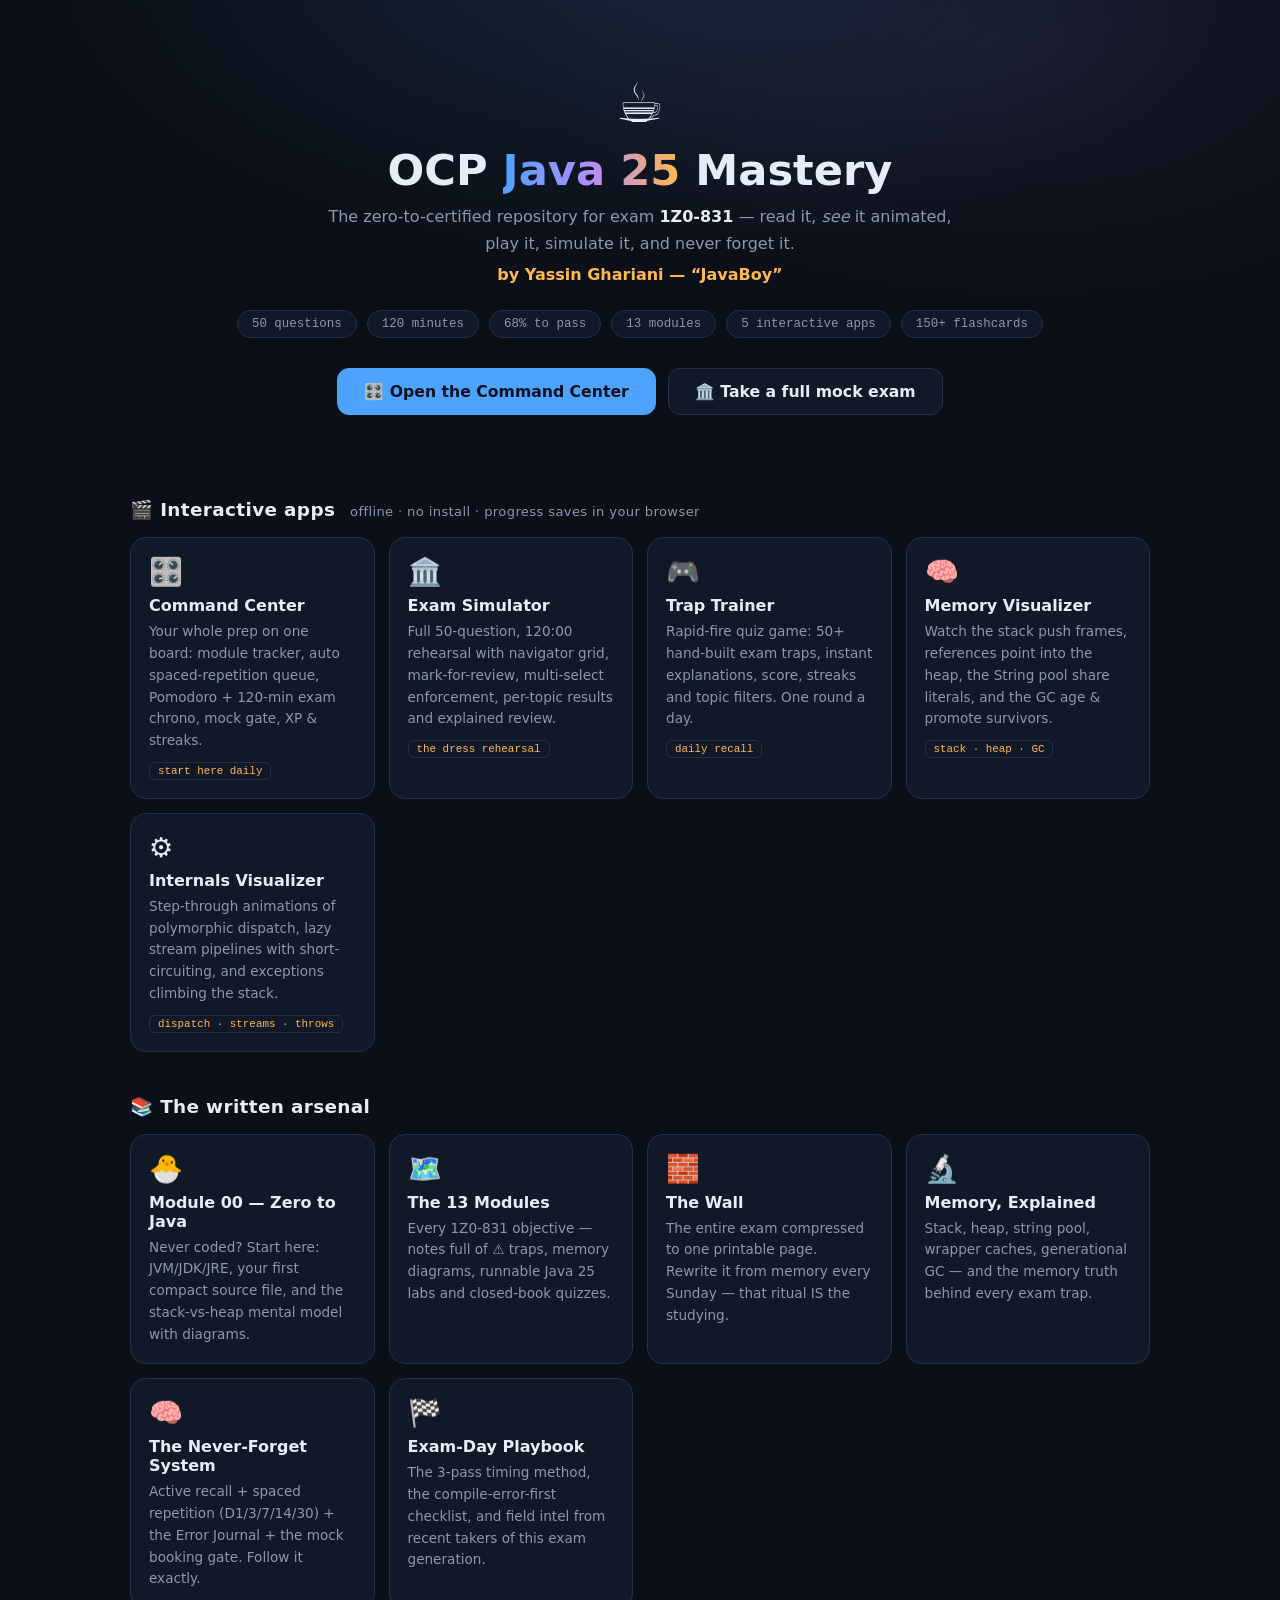
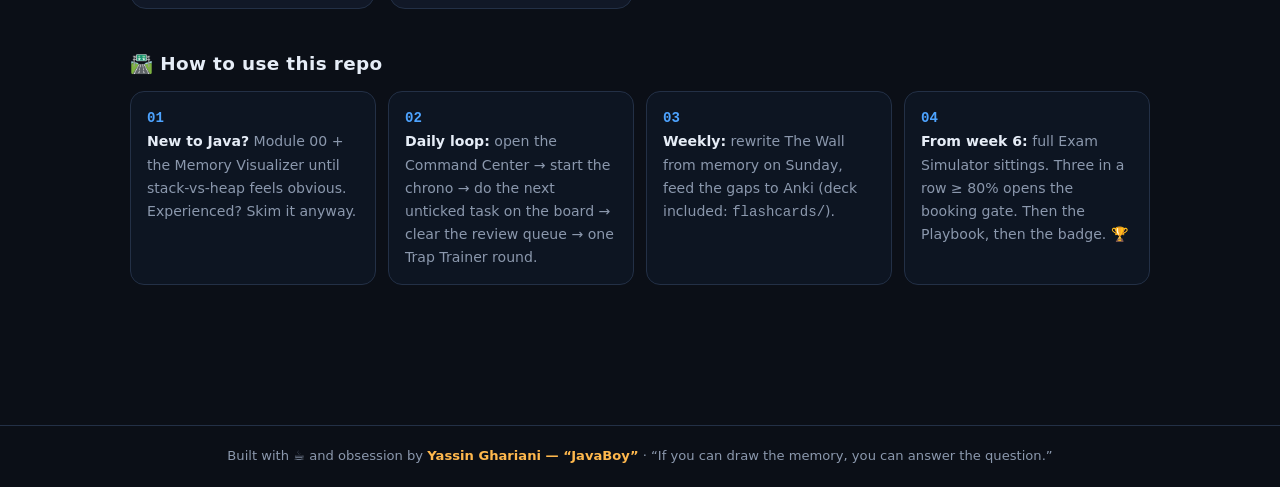
<file: index.html>
<!DOCTYPE html>
<html lang="en">
<head>
<meta charset="UTF-8">
<meta name="viewport" content="width=device-width, initial-scale=1.0">
<title>☕ OCP Java 25 Mastery — by Yassin Ghariani (JavaBoy)</title>
<meta name="description" content="Zero-to-certified Java SE 25 (1Z0-831): animated memory visualizers, a full exam simulator, a trap-trainer game, a command-center study board, diagrams, labs and a never-forget system. By Yassin Ghariani.">
<style>
  :root{--bg:#0b0f17;--panel:#111827;--panel2:#0d1522;--line:#233046;--txt:#e6edf7;--dim:#8b98ad;
    --blue:#4da3ff;--green:#37c871;--amber:#ffb84d;--pink:#ff6b8f;--purple:#b48cff;
    --mono:'JetBrains Mono','Fira Code',Consolas,monospace}
  *{box-sizing:border-box;margin:0;padding:0}
  body{background:var(--bg);color:var(--txt);font-family:'Segoe UI',system-ui,sans-serif;min-height:100vh}
  .wrap{max-width:1060px;margin:0 auto;padding:0 20px 80px}
  a{color:var(--blue);text-decoration:none}
  .hero{text-align:center;padding:72px 10px 40px;background:
    radial-gradient(600px 300px at 50% -40px, rgba(77,163,255,.14), transparent),
    radial-gradient(500px 260px at 80% 10%, rgba(180,140,255,.08), transparent)}
  .hero .cup{font-size:3.4rem}
  .hero h1{font-size:clamp(1.7rem,4.5vw,2.7rem);margin:10px 0 8px}
  .hero h1 b{background:linear-gradient(90deg,var(--blue),var(--purple),var(--amber));-webkit-background-clip:text;background-clip:text;color:transparent}
  .hero p{color:var(--dim);max-width:640px;margin:0 auto 8px;line-height:1.7}
  .hero .by{color:var(--amber);font-weight:700;margin-bottom:26px}
  .facts{display:flex;gap:10px;justify-content:center;flex-wrap:wrap;margin-bottom:30px}
  .facts span{font-family:var(--mono);font-size:.78rem;background:var(--panel);border:1px solid var(--line);border-radius:20px;padding:6px 14px;color:var(--dim)}
  .cta{display:flex;gap:12px;justify-content:center;flex-wrap:wrap}
  .cta a{padding:13px 26px;border-radius:12px;font-weight:700;font-size:.98rem;border:1px solid var(--line)}
  .cta a.p{background:var(--blue);color:#04101f;border-color:var(--blue)}
  .cta a.s{background:var(--panel);color:var(--txt)}
  .cta a:hover{transform:translateY(-2px);transition:.15s}
  h2{font-size:1.15rem;margin:44px 0 16px;letter-spacing:.02em}
  h2 small{color:var(--dim);font-weight:400;font-size:.82rem;margin-left:8px}
  .cards{display:grid;grid-template-columns:repeat(auto-fit,minmax(240px,1fr));gap:14px}
  .card{background:var(--panel);border:1px solid var(--line);border-radius:16px;padding:18px;display:block;color:var(--txt);transition:.15s}
  .card:hover{border-color:var(--blue);transform:translateY(-3px)}
  .card .ic{font-size:1.7rem}
  .card h3{font-size:1rem;margin:8px 0 6px}
  .card p{color:var(--dim);font-size:.85rem;line-height:1.6}
  .card .tag{display:inline-block;margin-top:10px;font-family:var(--mono);font-size:.68rem;border:1px solid var(--line);border-radius:6px;padding:2px 8px;color:var(--amber)}
  .path{display:grid;grid-template-columns:repeat(auto-fit,minmax(220px,1fr));gap:12px}
  .step{background:var(--panel2);border:1px solid var(--line);border-radius:14px;padding:14px 16px;font-size:.88rem;color:var(--dim);line-height:1.65}
  .step b{color:var(--txt)}
  .step .n{font-family:var(--mono);color:var(--blue);font-weight:800}
  footer{border-top:1px solid var(--line);margin-top:60px;padding:22px;text-align:center;color:var(--dim);font-size:.82rem}
  footer b{color:var(--amber)}
</style>
</head>
<body>
<div class="hero">
  <div class="cup">☕</div>
  <h1>OCP <b>Java 25</b> Mastery</h1>
  <p>The zero-to-certified repository for exam <b style="color:var(--txt)">1Z0-831</b> — read it, <i>see</i> it animated, play it, simulate it, and never forget it.</p>
  <div class="by">by Yassin Ghariani — “JavaBoy”</div>
  <div class="facts"><span>50 questions</span><span>120 minutes</span><span>68% to pass</span><span>13 modules</span><span>5 interactive apps</span><span>150+ flashcards</span></div>
  <div class="cta">
    <a class="p" href="interactive/dashboard.html">🎛️ Open the Command Center</a>
    <a class="s" href="interactive/exam-simulator.html">🏛️ Take a full mock exam</a>
  </div>
</div>

<div class="wrap">
  <h2>🎬 Interactive apps <small>offline · no install · progress saves in your browser</small></h2>
  <div class="cards">
    <a class="card" href="interactive/dashboard.html"><div class="ic">🎛️</div><h3>Command Center</h3><p>Your whole prep on one board: module tracker, auto spaced-repetition queue, Pomodoro + 120-min exam chrono, mock gate, XP & streaks.</p><span class="tag">start here daily</span></a>
    <a class="card" href="interactive/exam-simulator.html"><div class="ic">🏛️</div><h3>Exam Simulator</h3><p>Full 50-question, 120:00 rehearsal with navigator grid, mark-for-review, multi-select enforcement, per-topic results and explained review.</p><span class="tag">the dress rehearsal</span></a>
    <a class="card" href="interactive/trap-trainer.html"><div class="ic">🎮</div><h3>Trap Trainer</h3><p>Rapid-fire quiz game: 50+ hand-built exam traps, instant explanations, score, streaks and topic filters. One round a day.</p><span class="tag">daily recall</span></a>
    <a class="card" href="interactive/memory-visualizer.html"><div class="ic">🧠</div><h3>Memory Visualizer</h3><p>Watch the stack push frames, references point into the heap, the String pool share literals, and the GC age & promote survivors.</p><span class="tag">stack · heap · GC</span></a>
    <a class="card" href="interactive/java-internals-visualizer.html"><div class="ic">⚙️</div><h3>Internals Visualizer</h3><p>Step-through animations of polymorphic dispatch, lazy stream pipelines with short-circuiting, and exceptions climbing the stack.</p><span class="tag">dispatch · streams · throws</span></a>
  </div>

  <h2>📚 The written arsenal</h2>
  <div class="cards">
    <a class="card" href="modules/00-start-here-zero-to-java/NOTES.md"><div class="ic">🐣</div><h3>Module 00 — Zero to Java</h3><p>Never coded? Start here: JVM/JDK/JRE, your first compact source file, and the stack-vs-heap mental model with diagrams.</p></a>
    <a class="card" href="README.md"><div class="ic">🗺️</div><h3>The 13 Modules</h3><p>Every 1Z0-831 objective — notes full of ⚠️ traps, memory diagrams, runnable Java 25 labs and closed-book quizzes.</p></a>
    <a class="card" href="docs/THE-WALL-CHEATSHEET.md"><div class="ic">🧱</div><h3>The Wall</h3><p>The entire exam compressed to one printable page. Rewrite it from memory every Sunday — that ritual IS the studying.</p></a>
    <a class="card" href="docs/JAVA-MEMORY-EXPLAINED.md"><div class="ic">🔬</div><h3>Memory, Explained</h3><p>Stack, heap, string pool, wrapper caches, generational GC — and the memory truth behind every exam trap.</p></a>
    <a class="card" href="docs/STUDY_STRATEGY.md"><div class="ic">🧠</div><h3>The Never-Forget System</h3><p>Active recall + spaced repetition (D1/3/7/14/30) + the Error Journal + the mock booking gate. Follow it exactly.</p></a>
    <a class="card" href="docs/EXAM-DAY-PLAYBOOK.md"><div class="ic">🏁</div><h3>Exam-Day Playbook</h3><p>The 3-pass timing method, the compile-error-first checklist, and field intel from recent takers of this exam generation.</p></a>
  </div>

  <h2>🛣️ How to use this repo</h2>
  <div class="path">
    <div class="step"><span class="n">01</span><br><b>New to Java?</b> Module 00 + the Memory Visualizer until stack-vs-heap feels obvious. Experienced? Skim it anyway.</div>
    <div class="step"><span class="n">02</span><br><b>Daily loop:</b> open the Command Center → start the chrono → do the next unticked task on the board → clear the review queue → one Trap Trainer round.</div>
    <div class="step"><span class="n">03</span><br><b>Weekly:</b> rewrite The Wall from memory on Sunday, feed the gaps to Anki (deck included: <code>flashcards/</code>).</div>
    <div class="step"><span class="n">04</span><br><b>From week 6:</b> full Exam Simulator sittings. Three in a row ≥ 80% opens the booking gate. Then the Playbook, then the badge. 🏆</div>
  </div>
</div>

<footer>Built with ☕ and obsession by <b>Yassin Ghariani — “JavaBoy”</b> · “If you can draw the memory, you can answer the question.”</footer>
</body>
</html>
</file>
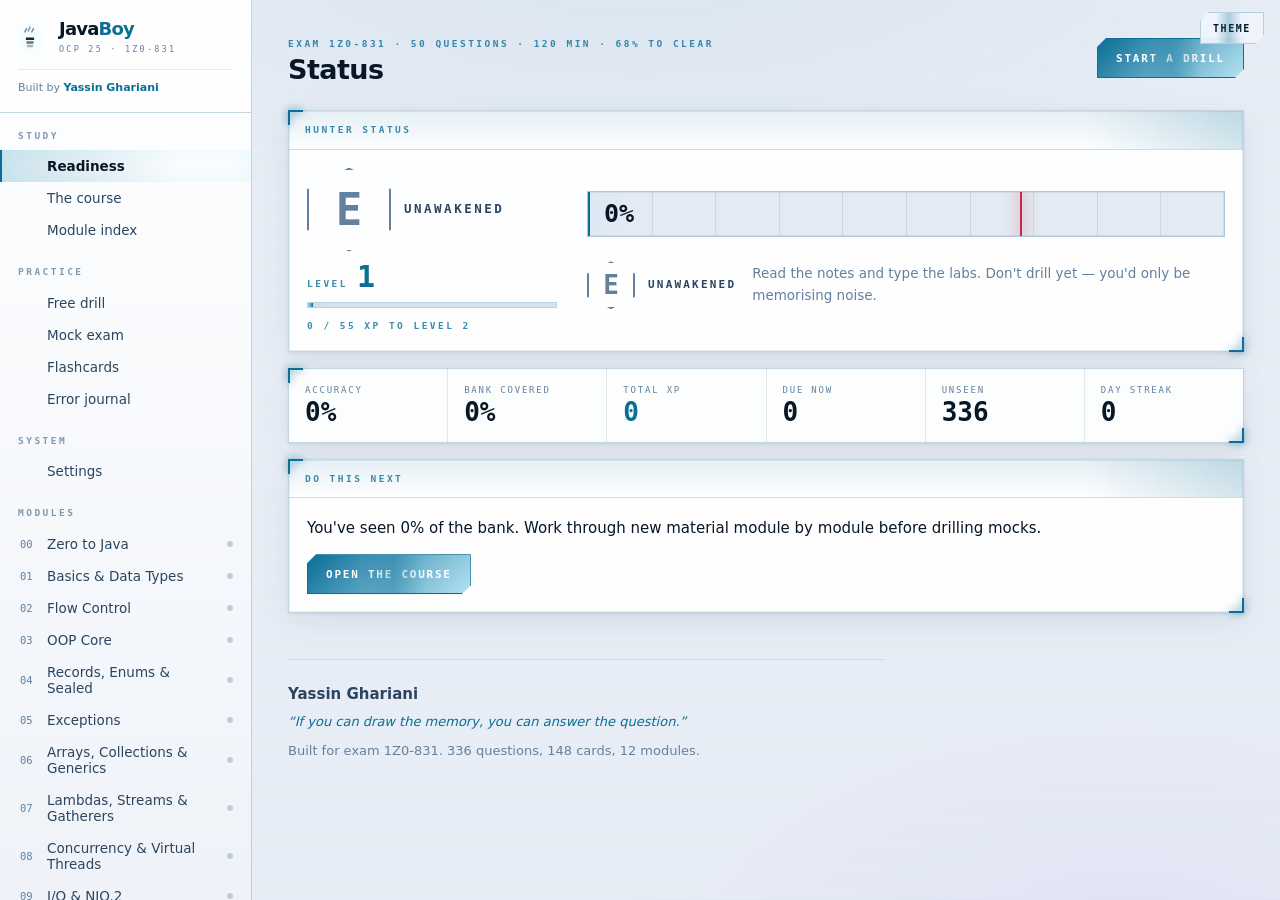
<file: app/index.html>
<!DOCTYPE html>
<html lang="en" data-theme="dark">
<head>
<meta charset="UTF-8">
<meta name="viewport" content="width=device-width, initial-scale=1">
<title>OCP Java 25 Mastery — study console</title>
<meta name="description" content="Spaced-repetition drilling and timed mock exams for Oracle exam 1Z0-831, Java SE 25 Developer Professional.">
<link rel="stylesheet" href="styles.css">
</head>
<body>

<div id="root">
  <div class="shell">
    <aside class="rail" id="rail" data-open="false" aria-label="Sections"></aside>
    <main class="main" id="main">
      <noscript>
        <h1>JavaScript is required</h1>
        <p>This study console runs entirely in the browser with no server. Enable JavaScript, or read the
        module notes directly in <code>../modules/</code>.</p>
      </noscript>
    </main>
  </div>

  <div style="position:fixed;top:12px;right:16px;z-index:60;display:flex;gap:6px">
    <button class="btn sm railtoggle" id="railbtn" aria-label="Toggle navigation">Menu</button>
    <button class="btn sm" id="themebtn" aria-label="Toggle light and dark theme">Theme</button>
  </div>
</div>

<script src="data/curriculum.js"></script>
<script src="data/questions-a.js"></script>
<script src="data/questions-b.js"></script>
<script src="data/questions-c.js"></script>
<script src="data/questions-d.js"></script>
<script src="data/questions-e.js"></script>
<script src="data/questions-f.js"></script>
<script src="data/papers.js"></script>
<script src="data/flashcards.js"></script>
<script src="data/notes.js"></script>
<script src="md.js"></script>
<script src="app.js"></script>
</body>
</html>
</file>
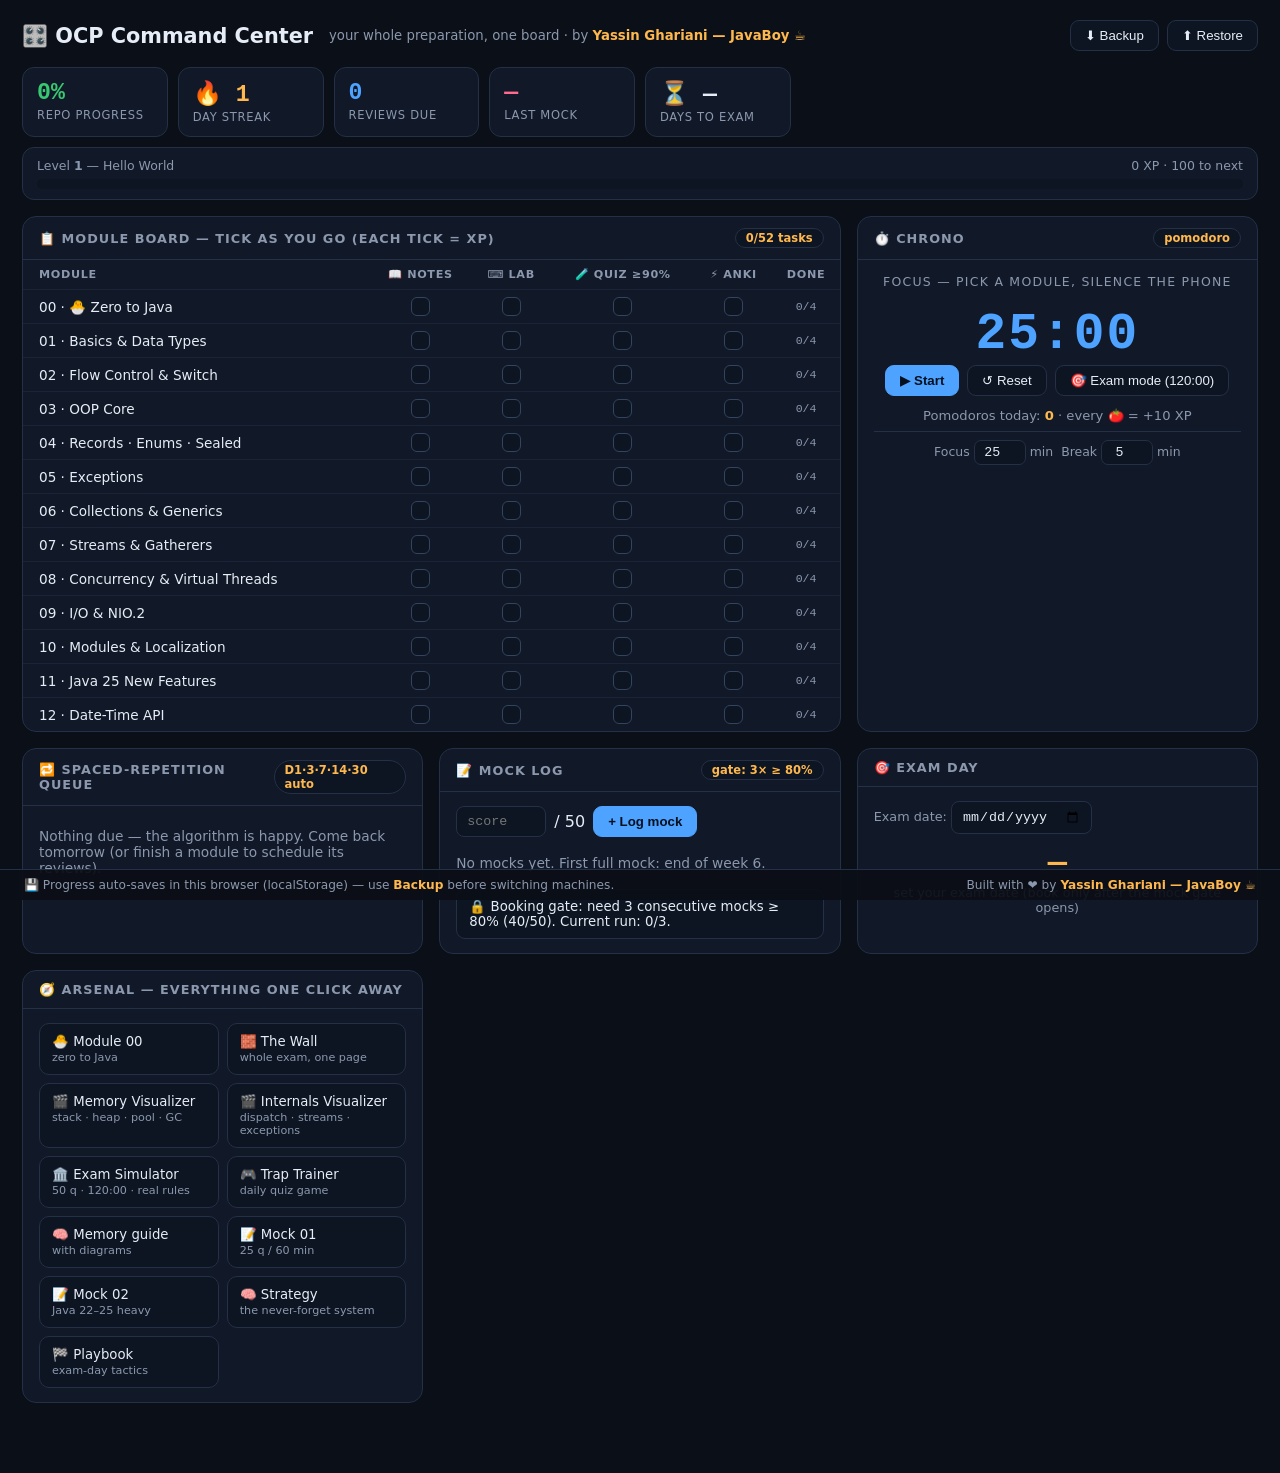
<file: interactive/dashboard.html>
<!DOCTYPE html>
<html lang="en">
<head>
<meta charset="UTF-8">
<meta name="viewport" content="width=device-width, initial-scale=1.0">
<title>🎛️ OCP Command Center — by Yassin Ghariani (JavaBoy)</title>
<style>
  :root{--bg:#0b0f17;--panel:#111827;--panel2:#0d1522;--line:#233046;--txt:#e6edf7;--dim:#8b98ad;
    --blue:#4da3ff;--green:#37c871;--amber:#ffb84d;--pink:#ff6b8f;--purple:#b48cff;
    --mono:'JetBrains Mono','Fira Code',Consolas,monospace}
  *{box-sizing:border-box;margin:0;padding:0}
  body{background:var(--bg);color:var(--txt);font-family:'Segoe UI',system-ui,sans-serif;min-height:100vh;padding:20px 22px 70px}
  a{color:var(--blue);text-decoration:none}a:hover{text-decoration:underline}
  header{display:flex;align-items:center;gap:16px;flex-wrap:wrap;margin-bottom:16px}
  h1{font-size:1.3rem}
  .brand{color:var(--dim);font-size:.83rem}.brand b{color:var(--amber)}
  .hdr-right{margin-left:auto;display:flex;gap:8px;align-items:center;flex-wrap:wrap}
  .btn{background:var(--panel2);border:1px solid var(--line);color:var(--txt);padding:7px 14px;border-radius:9px;cursor:pointer;font-size:.83rem}
  .btn:hover{border-color:var(--blue)}
  .btn.primary{background:var(--blue);border-color:var(--blue);color:#04101f;font-weight:700}
  .grid{display:grid;grid-template-columns:repeat(auto-fit,minmax(310px,1fr));gap:16px}
  .card{background:var(--panel);border:1px solid var(--line);border-radius:14px;overflow:hidden}
  .card h3{padding:11px 16px;border-bottom:1px solid var(--line);font-size:.8rem;letter-spacing:.08em;text-transform:uppercase;color:var(--dim);display:flex;justify-content:space-between;align-items:center}
  .card h3 .pill{background:var(--panel2);border:1px solid var(--line);border-radius:20px;padding:2px 10px;font-size:.72rem;color:var(--amber);text-transform:none;letter-spacing:0}
  .pad{padding:14px 16px}
  /* stats row */
  .stats{display:grid;grid-template-columns:repeat(auto-fit,minmax(130px,1fr));gap:10px;margin-bottom:16px}
  .stat{background:var(--panel);border:1px solid var(--line);border-radius:12px;padding:12px 14px}
  .stat .v{font-size:1.45rem;font-weight:800;font-family:var(--mono)}
  .stat .l{font-size:.72rem;color:var(--dim);letter-spacing:.06em;text-transform:uppercase;margin-top:2px}
  .stat.hot .v{color:var(--amber)} .stat.good .v{color:var(--green)} .stat.info .v{color:var(--blue)} .stat.warn .v{color:var(--pink)}
  .xpbar{grid-column:1/-1;background:var(--panel);border:1px solid var(--line);border-radius:12px;padding:10px 14px}
  .xpbar .bar{height:10px;background:var(--panel2);border-radius:6px;overflow:hidden;margin-top:6px}
  .xpbar .bar i{display:block;height:100%;background:linear-gradient(90deg,var(--blue),var(--purple),var(--amber));transition:.5s}
  .xpbar .row{display:flex;justify-content:space-between;font-size:.78rem;color:var(--dim)}
  /* board */
  .board{width:100%;border-collapse:collapse;font-size:.85rem}
  .board th{color:var(--dim);font-weight:600;font-size:.7rem;letter-spacing:.06em;text-transform:uppercase;padding:8px 6px;text-align:center}
  .board th:first-child{text-align:left;padding-left:16px}
  .board td{padding:7px 6px;border-top:1px solid #1a2436;text-align:center}
  .board td:first-child{text-align:left;padding-left:16px}
  .board tr:hover td{background:#0f1826}
  .board a.mod{color:var(--txt)}
  .board .done-row a.mod{color:var(--green)}
  .cb{width:19px;height:19px;border-radius:6px;border:1.5px solid #33445f;background:var(--panel2);cursor:pointer;display:inline-grid;place-items:center;font-size:.72rem;color:transparent;transition:.15s;user-select:none}
  .cb.on{background:var(--green);border-color:var(--green);color:#04101f;font-weight:900}
  .modprog{font-family:var(--mono);font-size:.72rem;color:var(--dim)}
  /* review queue */
  .rev{display:flex;align-items:center;gap:10px;padding:8px 0;border-top:1px solid #1a2436;font-size:.87rem}
  .rev:first-of-type{border-top:none}
  .rev .tag{font-family:var(--mono);font-size:.68rem;background:var(--panel2);border:1px solid var(--line);border-radius:6px;padding:2px 8px;color:var(--amber)}
  .rev .tag.overdue{color:var(--pink);border-color:var(--pink)}
  .rev button{margin-left:auto}
  .empty{color:var(--dim);font-size:.86rem;padding:8px 0}
  /* timer */
  .clock{font-family:var(--mono);font-size:3.2rem;font-weight:800;text-align:center;letter-spacing:.04em;padding:8px 0 2px}
  .clock.work{color:var(--blue)}.clock.break{color:var(--green)}.clock.exam{color:var(--pink)}
  .clock.flash{animation:flash 1s steps(2) infinite}
  @keyframes flash{50%{opacity:.25}}
  .tmode{text-align:center;color:var(--dim);font-size:.78rem;letter-spacing:.1em;text-transform:uppercase;margin-bottom:8px}
  .tbtns{display:flex;gap:8px;justify-content:center;flex-wrap:wrap;padding-bottom:6px}
  .tconf{display:flex;gap:8px;justify-content:center;align-items:center;color:var(--dim);font-size:.78rem;padding-top:8px;border-top:1px solid var(--line);margin-top:8px;flex-wrap:wrap}
  .tconf input{width:52px;background:var(--panel2);border:1px solid var(--line);color:var(--txt);border-radius:7px;padding:4px 6px;font-family:var(--mono);text-align:center}
  .poms{text-align:center;font-size:.82rem;color:var(--dim);padding-top:6px}
  .poms b{color:var(--amber)}
  /* mock log */
  .mock-add{display:flex;gap:8px;flex-wrap:wrap;align-items:center;margin-bottom:10px}
  .mock-add input{background:var(--panel2);border:1px solid var(--line);color:var(--txt);border-radius:8px;padding:7px 10px;font-family:var(--mono);width:90px}
  .mockrow{display:flex;gap:10px;align-items:center;padding:6px 0;border-top:1px solid #1a2436;font-size:.86rem;font-family:var(--mono)}
  .mockrow .pct.pass{color:var(--green)}.mockrow .pct.fail{color:var(--pink)}
  .mockrow .del{margin-left:auto;cursor:pointer;color:var(--dim)}
  .gate{margin-top:10px;padding:9px 12px;border-radius:9px;font-size:.83rem;border:1px solid var(--line);background:var(--panel2)}
  .gate.open{border-color:var(--green);color:var(--green)}
  /* links */
  .links{display:grid;grid-template-columns:1fr 1fr;gap:8px}
  .links a{display:block;background:var(--panel2);border:1px solid var(--line);border-radius:10px;padding:10px 12px;font-size:.83rem;color:var(--txt)}
  .links a:hover{border-color:var(--blue);text-decoration:none}
  .links a span{display:block;color:var(--dim);font-size:.7rem;margin-top:2px}
  /* countdown */
  .cd input{background:var(--panel2);border:1px solid var(--line);color:var(--txt);border-radius:8px;padding:7px 10px;font-family:var(--mono)}
  .cd .big{font-family:var(--mono);font-size:2rem;font-weight:800;color:var(--amber);text-align:center;padding:10px 0 4px}
  .cd .sub{text-align:center;color:var(--dim);font-size:.8rem}
  footer{position:fixed;bottom:0;left:0;right:0;background:rgba(11,15,23,.93);border-top:1px solid var(--line);padding:8px 24px;font-size:.76rem;color:var(--dim);display:flex;justify-content:space-between;flex-wrap:wrap;gap:6px}
  footer b{color:var(--amber)}
</style>
</head>
<body>
<header>
  <h1>🎛️ OCP Command Center</h1>
  <div class="brand">your whole preparation, one board · by <b>Yassin Ghariani — JavaBoy ☕</b></div>
  <div class="hdr-right">
    <button class="btn" onclick="exportData()">⬇ Backup</button>
    <button class="btn" onclick="document.getElementById('imp').click()">⬆ Restore</button>
    <input type="file" id="imp" accept=".json" style="display:none" onchange="importData(event)">
  </div>
</header>

<div class="stats">
  <div class="stat good"><div class="v" id="s-prog">0%</div><div class="l">Repo progress</div></div>
  <div class="stat hot"><div class="v">🔥 <span id="s-streak">0</span></div><div class="l">Day streak</div></div>
  <div class="stat info"><div class="v" id="s-due">0</div><div class="l">Reviews due</div></div>
  <div class="stat warn"><div class="v" id="s-mock">—</div><div class="l">Last mock</div></div>
  <div class="stat"><div class="v">⏳ <span id="s-days">—</span></div><div class="l">Days to exam</div></div>
  <div class="xpbar">
    <div class="row"><span>Level <b id="lvl">1</b> — <span id="ltitle">Hello World</span></span><span id="xptxt">0 XP</span></div>
    <div class="bar"><i id="xpfill" style="width:0%"></i></div>
  </div>
</div>

<div class="grid">
  <!-- BOARD -->
  <div class="card" style="grid-column:span 2;min-width:0">
    <h3>📋 Module board — tick as you go (each tick = XP) <span class="pill" id="boardpill"></span></h3>
    <div style="overflow-x:auto">
    <table class="board">
      <thead><tr><th>Module</th><th>📖 Notes</th><th>⌨️ Lab</th><th>🧪 Quiz ≥90%</th><th>⚡ Anki</th><th>Done</th></tr></thead>
      <tbody id="btable"></tbody>
    </table>
    </div>
  </div>

  <!-- CHRONO -->
  <div class="card">
    <h3>⏱️ Chrono <span class="pill" id="tpill">pomodoro</span></h3>
    <div class="pad">
      <div class="tmode" id="tmode">FOCUS — pick a module, silence the phone</div>
      <div class="clock work" id="clock">25:00</div>
      <div class="tbtns">
        <button class="btn primary" id="tstart" onclick="tToggle()">▶ Start</button>
        <button class="btn" onclick="tReset()">↺ Reset</button>
        <button class="btn" onclick="tSwitch()" id="tswitch">🎯 Exam mode (120:00)</button>
      </div>
      <div class="poms">Pomodoros today: <b id="pomcount">0</b> · every 🍅 = +10 XP</div>
      <div class="tconf">
        <label>Focus <input type="number" id="cw" min="5" max="90" value="25" onchange="tConf()"> min</label>
        <label>Break <input type="number" id="cb2" min="1" max="30" value="5" onchange="tConf()"> min</label>
      </div>
    </div>
  </div>

  <!-- REVIEWS -->
  <div class="card">
    <h3>🔁 Spaced-repetition queue <span class="pill">D1·3·7·14·30 auto</span></h3>
    <div class="pad" id="revlist"></div>
  </div>

  <!-- MOCK LOG -->
  <div class="card">
    <h3>📝 Mock log <span class="pill">gate: 3× ≥ 80%</span></h3>
    <div class="pad">
      <div class="mock-add">
        <input type="number" id="mscore" placeholder="score" min="0" max="50">/ 50
        <button class="btn primary" onclick="addMock()">+ Log mock</button>
      </div>
      <div id="mocklist"></div>
      <div class="gate" id="gate"></div>
    </div>
  </div>

  <!-- EXAM COUNTDOWN -->
  <div class="card">
    <h3>🎯 Exam day</h3>
    <div class="pad cd">
      <label style="font-size:.8rem;color:var(--dim)">Exam date: <input type="date" id="examdate" onchange="setExam()"></label>
      <div class="big" id="cdbig">—</div>
      <div class="sub" id="cdsub">set your exam date (book only after the mock gate opens)</div>
    </div>
  </div>

  <!-- LINKS -->
  <div class="card">
    <h3>🧭 Arsenal — everything one click away</h3>
    <div class="pad links">
      <a href="../modules/00-start-here-zero-to-java/NOTES.md">🐣 Module 00<span>zero to Java</span></a>
      <a href="../docs/THE-WALL-CHEATSHEET.md">🧱 The Wall<span>whole exam, one page</span></a>
      <a href="memory-visualizer.html">🎬 Memory Visualizer<span>stack · heap · pool · GC</span></a>
      <a href="java-internals-visualizer.html">🎬 Internals Visualizer<span>dispatch · streams · exceptions</span></a>
      <a href="exam-simulator.html">🏛️ Exam Simulator<span>50 q · 120:00 · real rules</span></a>
      <a href="trap-trainer.html">🎮 Trap Trainer<span>daily quiz game</span></a>
      <a href="../docs/JAVA-MEMORY-EXPLAINED.md">🧠 Memory guide<span>with diagrams</span></a>
      <a href="../mock-exams/mock-exam-01.md">📝 Mock 01<span>25 q / 60 min</span></a>
      <a href="../mock-exams/mock-exam-02.md">📝 Mock 02<span>Java 22–25 heavy</span></a>
      <a href="../docs/STUDY_STRATEGY.md">🧠 Strategy<span>the never-forget system</span></a>
      <a href="../docs/EXAM-DAY-PLAYBOOK.md">🏁 Playbook<span>exam-day tactics</span></a>
    </div>
  </div>
</div>

<footer><span>💾 Progress auto-saves in this browser (localStorage) — use <b>Backup</b> before switching machines.</span><span>Built with ❤ by <b>Yassin Ghariani — JavaBoy ☕</b></span></footer>

<script>
/* ================= state ================= */
const MODS=[
 ['00','🐣 Zero to Java'],['01','Basics & Data Types'],['02','Flow Control & Switch'],['03','OOP Core'],
 ['04','Records · Enums · Sealed'],['05','Exceptions'],['06','Collections & Generics'],['07','Streams & Gatherers'],
 ['08','Concurrency & Virtual Threads'],['09','I/O & NIO.2'],['10','Modules & Localization'],['11','Java 25 New Features'],['12','Date-Time API']];
const TASKS=['notes','lab','quiz','anki'];
const REVDAYS=[1,3,7,14,30];
const KEY='ocp25-command-center';
const LVLS=[[0,'Hello World'],[100,'Compiles!'],[250,'Green Tests'],[450,'Stack Walker'],[700,'Heap Whisperer'],[1000,'Stream Bender'],[1400,'Thread Tamer'],[1900,'Trap Slayer'],[2500,'Mock Crusher'],[3200,'Certified Mindset 🏆']];
let S=load();
function load(){try{const s=JSON.parse(localStorage.getItem(KEY));if(s)return s}catch(e){}
  return {tasks:{},doneDate:{},reviews:{},xp:0,poms:0,pomDate:today(),mocks:[],exam:'',streak:0,lastActive:''}}
function save(){localStorage.setItem(KEY,JSON.stringify(S))}
function today(){return new Date().toISOString().slice(0,10)}
function addDays(d,n){const x=new Date(d+'T00:00:00');x.setDate(x.getDate()+n);return x.toISOString().slice(0,10)}
function touchStreak(){const t=today();
  if(S.lastActive===t)return;
  S.streak=(S.lastActive===addDays(t,-1))?S.streak+1:1;
  S.lastActive=t;save()}
function gainXP(n){S.xp+=n;touchStreak();save();renderStats()}

/* ================= board ================= */
function tKey(m,t){return m+':'+t}
function renderBoard(){
  const tb=document.getElementById('btable');
  tb.innerHTML=MODS.map(([id,name])=>{
    const done=TASKS.filter(t=>S.tasks[tKey(id,t)]).length;
    const all=done===4;
    return `<tr class="${all?'done-row':''}">
      <td><a class="mod" href="../modules/${id==='00'?'00-start-here-zero-to-java':id+'-'+slug(id)}/NOTES.md">${all?'✅ ':''}${id} · ${name}</a></td>
      ${TASKS.map(t=>`<td><span class="cb ${S.tasks[tKey(id,t)]?'on':''}" onclick="toggle('${id}','${t}')">✓</span></td>`).join('')}
      <td class="modprog">${done}/4</td></tr>`}).join('');
  const total=MODS.length*4, ticked=Object.values(S.tasks).filter(Boolean).length;
  document.getElementById('boardpill').textContent=`${ticked}/${total} tasks`;
}
function slug(id){return {['01']:'basics-and-data-types',['02']:'flow-control',['03']:'oop-core',['04']:'records-enums-sealed',['05']:'exceptions',['06']:'arrays-collections-generics',['07']:'lambdas-streams-gatherers',['08']:'concurrency-virtual-threads',['09']:'io-nio',['10']:'modules-and-localization',['11']:'java25-new-features',['12']:'date-time-api'}[id]}
function toggle(id,t){
  const k=tKey(id,t),was=!!S.tasks[k];
  S.tasks[k]=!was;
  gainXP(was?-15:15);
  const complete=TASKS.every(x=>S.tasks[tKey(id,x)]);
  if(complete&&!S.doneDate[id]){
    S.doneDate[id]=today();
    S.reviews[id]=REVDAYS.map(d=>({due:addDays(today(),d),day:d,done:false}));
    gainXP(40);
  }
  if(!complete&&S.doneDate[id]&&!was===false){/* unticking keeps history */}
  save();renderBoard();renderReviews();renderStats();
}

/* ================= reviews ================= */
function renderReviews(){
  const el=document.getElementById('revlist');const t=today();let rows='';let due=0;
  MODS.forEach(([id,name])=>{
    (S.reviews[id]||[]).forEach((r,i)=>{
      if(r.done||r.due>t)return;
      due++;
      const overdue=r.due<t;
      rows+=`<div class="rev"><span class="tag ${overdue?'overdue':''}">D${r.day}${overdue?' ⚠':''}</span>
        <span>${id} · ${name}</span>
        <button class="btn" onclick="doneReview('${id}',${i})">Reviewed ✓ (+8)</button></div>`;
    });
  });
  el.innerHTML=rows||'<div class="empty">Nothing due — the algorithm is happy. Come back tomorrow (or finish a module to schedule its reviews).</div>';
  document.getElementById('s-due').textContent=due;
}
function doneReview(id,i){S.reviews[id][i].done=true;gainXP(8);save();renderReviews();renderStats()}

/* ================= stats/xp ================= */
function renderStats(){
  const total=MODS.length*4, ticked=Object.values(S.tasks).filter(Boolean).length;
  document.getElementById('s-prog').textContent=Math.round(ticked/total*100)+'%';
  document.getElementById('s-streak').textContent=S.streak;
  const lm=S.mocks[S.mocks.length-1];
  document.getElementById('s-mock').textContent=lm?Math.round(lm.score/50*100)+'%':'—';
  // level
  let li=0;for(let i=0;i<LVLS.length;i++)if(S.xp>=LVLS[i][0])li=i;
  const cur=LVLS[li][0],next=LVLS[Math.min(li+1,LVLS.length-1)][0];
  document.getElementById('lvl').textContent=li+1;
  document.getElementById('ltitle').textContent=LVLS[li][1];
  document.getElementById('xptxt').textContent=S.xp+' XP'+(li<LVLS.length-1?` · ${next-S.xp} to next`:' · MAX');
  document.getElementById('xpfill').style.width=(li>=LVLS.length-1?100:((S.xp-cur)/(next-cur)*100))+'%';
  renderCountdown();
}

/* ================= chrono ================= */
let T={mode:'work',left:25*60,run:false,iv:null,exam:false};
function fmt(s){const m=Math.floor(s/60),ss=s%60;return String(m).padStart(2,'0')+':'+String(ss).padStart(2,'0')}
function tPaint(){
  const c=document.getElementById('clock');
  c.textContent=fmt(T.left);
  c.className='clock '+(T.exam?'exam':T.mode)+(T.left===0?' flash':'');
  document.getElementById('tmode').textContent=T.exam?'EXAM SIMULATION — 50 questions, no pauses':(T.mode==='work'?'FOCUS — pick a module, silence the phone':'BREAK — stand up, water, no scrolling');
  document.getElementById('tpill').textContent=T.exam?'exam':'pomodoro';
  if(S.pomDate!==today()){S.poms=0;S.pomDate=today();save()}
  document.getElementById('pomcount').textContent=S.poms;
}
function tToggle(){
  if(T.run){clearInterval(T.iv);T.run=false;document.getElementById('tstart').textContent='▶ Start';return}
  T.run=true;document.getElementById('tstart').textContent='⏸ Pause';
  T.iv=setInterval(()=>{
    if(T.left>0){T.left--;tPaint();return}
    clearInterval(T.iv);T.run=false;document.getElementById('tstart').textContent='▶ Start';
    beep();
    if(!T.exam){
      if(T.mode==='work'){S.poms++;S.pomDate=today();gainXP(10);T.mode='break';T.left=(+document.getElementById('cb2').value||5)*60}
      else{T.mode='work';T.left=(+document.getElementById('cw').value||25)*60}
      save();
    }
    tPaint();
  },1000);
}
function tReset(){clearInterval(T.iv);T.run=false;document.getElementById('tstart').textContent='▶ Start';
  T.left=T.exam?120*60:(T.mode==='work'?(+document.getElementById('cw').value||25):(+document.getElementById('cb2').value||5))*60;tPaint()}
function tSwitch(){T.exam=!T.exam;T.mode='work';clearInterval(T.iv);T.run=false;
  document.getElementById('tstart').textContent='▶ Start';
  document.getElementById('tswitch').textContent=T.exam?'🍅 Pomodoro mode':'🎯 Exam mode (120:00)';
  T.left=T.exam?120*60:(+document.getElementById('cw').value||25)*60;tPaint()}
function tConf(){if(!T.run&&!T.exam)T.left=(T.mode==='work'?(+document.getElementById('cw').value||25):(+document.getElementById('cb2').value||5))*60;tPaint()}
function beep(){try{const a=new (window.AudioContext||window.webkitAudioContext)();const o=a.createOscillator(),g=a.createGain();
  o.connect(g);g.connect(a.destination);o.frequency.value=880;g.gain.value=.08;o.start();
  setTimeout(()=>{o.frequency.value=1174},180);setTimeout(()=>{o.stop();a.close()},420)}catch(e){}}

/* ================= mocks ================= */
function addMock(){
  const v=+document.getElementById('mscore').value;
  if(!(v>=0&&v<=50))return;
  S.mocks.push({d:today(),score:v});gainXP(25);save();
  document.getElementById('mscore').value='';renderMocks();renderStats();
}
function delMock(i){S.mocks.splice(i,1);save();renderMocks();renderStats()}
function renderMocks(){
  const el=document.getElementById('mocklist');
  el.innerHTML=S.mocks.map((m,i)=>{const p=Math.round(m.score/50*100);
    return `<div class="mockrow"><span>${m.d}</span><span>${m.score}/50</span><span class="pct ${p>=80?'pass':'fail'}">${p}%</span><span class="del" onclick="delMock(${i})">✕</span></div>`}).join('')||'<div class="empty">No mocks yet. First full mock: end of week 6.</div>';
  const last3=S.mocks.slice(-3);
  const open=last3.length===3&&last3.every(m=>m.score/50>=0.8);
  const g=document.getElementById('gate');
  g.className='gate'+(open?' open':'');
  g.textContent=open?'🟢 GATE OPEN — 3 consecutive mocks ≥ 80%. Book the exam. You are ready.'
    :`🔒 Booking gate: need 3 consecutive mocks ≥ 80% (40/50). Current run: ${last3.filter(m=>m.score/50>=.8).length}/3.`;
}

/* ================= exam countdown ================= */
function setExam(){S.exam=document.getElementById('examdate').value;save();renderCountdown()}
function renderCountdown(){
  const el=document.getElementById('cdbig'),sub=document.getElementById('cdsub');
  if(!S.exam){el.textContent='—';document.getElementById('s-days').textContent='—';return}
  document.getElementById('examdate').value=S.exam;
  const days=Math.ceil((new Date(S.exam+'T09:00:00')-new Date())/86400000);
  document.getElementById('s-days').textContent=days;
  if(days>1){el.textContent=days+' days';sub.textContent='taper starts at D-2: no new material, only The Wall + Error Journal'}
  else if(days===1){el.textContent='TOMORROW';sub.textContent='playbook, sleep, water. You built this for months — trust it.'}
  else if(days===0){el.textContent='TODAY 🏆';sub.textContent='3-pass method. Compile errors first. Breathe.'}
  else{el.textContent='done ✔';sub.textContent='hope it went well — log the result & rest!'}
}

/* ================= backup ================= */
function exportData(){
  const b=new Blob([JSON.stringify(S,null,2)],{type:'application/json'});
  const a=document.createElement('a');a.href=URL.createObjectURL(b);
  a.download='ocp-progress-'+today()+'.json';a.click();
}
function importData(ev){
  const f=ev.target.files[0];if(!f)return;
  const r=new FileReader();
  r.onload=()=>{try{S=JSON.parse(r.result);save();renderAll()}catch(e){alert('Invalid backup file')}};
  r.readAsText(f);
}

/* ================= init ================= */
function renderAll(){renderBoard();renderReviews();renderMocks();renderStats();tPaint()}
touchStreak();renderAll();
</script>
</body>
</html>
</file>
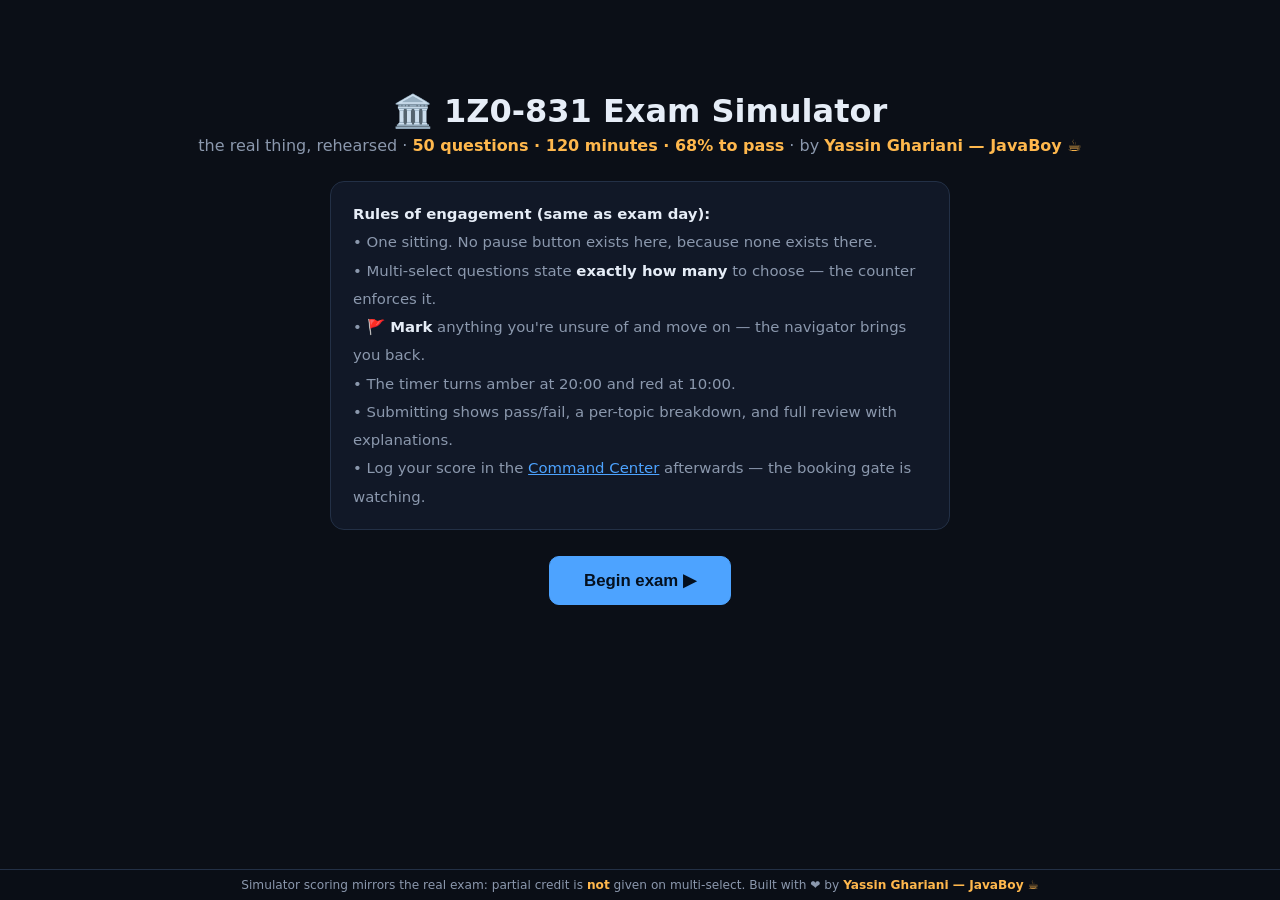
<file: interactive/exam-simulator.html>
<!DOCTYPE html>
<html lang="en">
<head>
<meta charset="UTF-8">
<meta name="viewport" content="width=device-width, initial-scale=1.0">
<title>🏛️ 1Z0-831 Exam Simulator — by Yassin Ghariani (JavaBoy)</title>
<style>
  :root{--bg:#0b0f17;--panel:#111827;--panel2:#0d1522;--line:#233046;--txt:#e6edf7;--dim:#8b98ad;
    --blue:#4da3ff;--green:#37c871;--amber:#ffb84d;--pink:#ff6b8f;--purple:#b48cff;
    --mono:'JetBrains Mono','Fira Code',Consolas,monospace}
  *{box-sizing:border-box;margin:0;padding:0}
  body{background:var(--bg);color:var(--txt);font-family:'Segoe UI',system-ui,sans-serif;min-height:100vh}
  .wrap{max-width:1100px;margin:0 auto;padding:20px 18px 80px}
  a{color:var(--blue)}
  .btn{background:var(--panel2);border:1px solid var(--line);color:var(--txt);padding:9px 18px;border-radius:10px;cursor:pointer;font-size:.92rem}
  .btn:hover{border-color:var(--blue)}
  .btn.primary{background:var(--blue);border-color:var(--blue);color:#04101f;font-weight:700}
  .btn.danger{background:var(--pink);border-color:var(--pink);color:#04101f;font-weight:700}
  .btn.ghost{background:transparent}
  /* welcome */
  #welcome{text-align:center;padding-top:8vh}
  #welcome h1{font-size:2rem;margin-bottom:6px}
  #welcome .sub{color:var(--dim);margin-bottom:26px}
  #welcome .sub b{color:var(--amber)}
  .rules{max-width:620px;margin:0 auto 26px;text-align:left;background:var(--panel);border:1px solid var(--line);border-radius:14px;padding:18px 22px;font-size:.93rem;line-height:1.9;color:var(--dim)}
  .rules b{color:var(--txt)}
  .history{max-width:620px;margin:22px auto 0;font-size:.85rem;color:var(--dim)}
  .history .h{display:flex;gap:14px;justify-content:center;font-family:var(--mono);padding:3px 0}
  .history .h .p{color:var(--green)} .history .h .f{color:var(--pink)}
  /* exam header */
  #exam{display:none}
  .ebar{display:flex;align-items:center;gap:14px;flex-wrap:wrap;background:var(--panel);border:1px solid var(--line);border-radius:12px;padding:10px 16px;margin-bottom:14px;position:sticky;top:8px;z-index:5}
  .ebar .qno{font-family:var(--mono);font-size:.9rem;color:var(--dim)}
  .ebar .timer{margin-left:auto;font-family:var(--mono);font-size:1.3rem;font-weight:800;color:var(--green)}
  .ebar .timer.low{color:var(--amber)} .ebar .timer.crit{color:var(--pink);animation:blink 1s steps(2) infinite}
  @keyframes blink{50%{opacity:.35}}
  .elayout{display:grid;grid-template-columns:1fr 230px;gap:14px;align-items:start}
  @media(max-width:840px){.elayout{grid-template-columns:1fr}}
  .qcard{background:var(--panel);border:1px solid var(--line);border-radius:14px;overflow:hidden}
  .qtopic{padding:9px 16px;border-bottom:1px solid var(--line);font-size:.72rem;letter-spacing:.1em;text-transform:uppercase;color:var(--purple);display:flex;justify-content:space-between}
  .qtopic .sel{color:var(--amber)}
  .qtext{padding:16px 18px 4px;font-size:1rem;line-height:1.6}
  pre.qc{font-family:var(--mono);font-size:.88rem;line-height:1.7;background:#05070c;border:1px solid var(--line);border-radius:10px;padding:12px 16px;margin:12px 18px;overflow-x:auto;white-space:pre}
  .opts{display:grid;gap:9px;padding:12px 18px 18px}
  .opt{display:flex;gap:12px;align-items:flex-start;background:var(--panel2);border:1px solid var(--line);border-radius:11px;padding:11px 14px;cursor:pointer;font-size:.92rem;font-family:var(--mono);transition:.12s;text-align:left;color:var(--txt);white-space:pre-wrap}
  .opt:hover{border-color:var(--blue)}
  .opt .box{flex:none;width:19px;height:19px;border:1.6px solid #33445f;border-radius:6px;margin-top:1px;display:grid;place-items:center;font-size:.7rem;color:transparent}
  .opt.radio .box{border-radius:50%}
  .opt.sel{border-color:var(--blue);background:#14284a}
  .opt.sel .box{background:var(--blue);border-color:var(--blue);color:#04101f;font-weight:900}
  .opt.rv-ok{border-color:var(--green);background:#12301f}
  .opt.rv-ok .box{background:var(--green);border-color:var(--green);color:#04101f}
  .opt.rv-miss{border-color:var(--pink);background:#2a1420}
  .qnav{display:flex;gap:10px;padding:0 18px 18px;flex-wrap:wrap}
  .qnav .spacer{flex:1}
  .mark{color:var(--amber)}
  /* navigator */
  .navcard{background:var(--panel);border:1px solid var(--line);border-radius:14px;padding:14px}
  .navcard h4{font-size:.72rem;letter-spacing:.09em;text-transform:uppercase;color:var(--dim);margin-bottom:10px}
  .navgrid{display:grid;grid-template-columns:repeat(5,1fr);gap:6px}
  .cell{aspect-ratio:1;display:grid;place-items:center;font-family:var(--mono);font-size:.72rem;border-radius:8px;border:1px solid var(--line);background:var(--panel2);cursor:pointer;color:var(--dim)}
  .cell.cur{outline:2px solid var(--blue);color:var(--txt)}
  .cell.ans{background:#12301f;border-color:#2f5e42;color:var(--green)}
  .cell.mk{background:#3d2e1f;border-color:var(--amber);color:var(--amber)}
  .cell.rv-ok{background:#12301f;border-color:var(--green);color:var(--green)}
  .cell.rv-bad{background:#2a1420;border-color:var(--pink);color:var(--pink)}
  .legend{font-size:.7rem;color:var(--dim);margin-top:10px;line-height:1.9}
  .legend i{display:inline-block;width:10px;height:10px;border-radius:3px;margin-right:6px;vertical-align:-1px}
  /* results */
  #results{display:none;text-align:center;padding-top:4vh}
  #results h1{font-size:2.2rem;margin-bottom:4px}
  #results .verdict{font-size:1rem;color:var(--dim);margin-bottom:24px}
  .scorewheel{font-family:var(--mono);font-size:3.4rem;font-weight:900;margin:10px 0}
  .pass{color:var(--green)}.fail{color:var(--pink)}
  .topics{max-width:640px;margin:20px auto;text-align:left}
  .trow{display:grid;grid-template-columns:220px 1fr 60px;gap:10px;align-items:center;font-size:.85rem;padding:5px 0}
  .trow .bar{height:9px;background:var(--panel2);border-radius:5px;overflow:hidden}
  .trow .bar i{display:block;height:100%;background:linear-gradient(90deg,var(--blue),var(--green))}
  .trow .bar i.weak{background:linear-gradient(90deg,var(--pink),var(--amber))}
  .trow .pc{font-family:var(--mono);text-align:right;color:var(--dim)}
  .expl{margin:0 18px 16px;background:#0d1522;border-left:4px solid var(--amber);border-radius:10px;padding:12px 16px;font-size:.9rem;text-align:left;line-height:1.6}
  .expl b{color:var(--amber)}
  footer{position:fixed;bottom:0;left:0;right:0;background:rgba(11,15,23,.93);border-top:1px solid var(--line);padding:8px 24px;font-size:.76rem;color:var(--dim);text-align:center}
  footer b{color:var(--amber)}
</style>
</head>
<body>
<div class="wrap">

  <!-- WELCOME -->
  <section id="welcome">
    <h1>🏛️ 1Z0-831 Exam Simulator</h1>
    <div class="sub">the real thing, rehearsed · <b>50 questions · 120 minutes · 68% to pass</b> · by <b style="color:var(--amber)">Yassin Ghariani — JavaBoy ☕</b></div>
    <div class="rules">
      <b>Rules of engagement (same as exam day):</b><br>
      • One sitting. No pause button exists here, because none exists there.<br>
      • Multi-select questions state <b>exactly how many</b> to choose — the counter enforces it.<br>
      • 🚩 <b>Mark</b> anything you're unsure of and move on — the navigator brings you back.<br>
      • The timer turns amber at 20:00 and red at 10:00.<br>
      • Submitting shows pass/fail, a per-topic breakdown, and full review with explanations.<br>
      • Log your score in the <a href="dashboard.html">Command Center</a> afterwards — the booking gate is watching.
    </div>
    <button class="btn primary" style="font-size:1.05rem;padding:13px 34px" onclick="startExam()">Begin exam ▶</button>
    <div class="history" id="history"></div>
  </section>

  <!-- EXAM -->
  <section id="exam">
    <div class="ebar">
      <span class="qno" id="qno"></span>
      <button class="btn ghost" id="markbtn" onclick="toggleMark()">🚩 Mark</button>
      <span class="timer" id="timer">120:00</span>
    </div>
    <div class="elayout">
      <div class="qcard">
        <div class="qtopic"><span id="qtopic"></span><span class="sel" id="qsel"></span></div>
        <div class="qtext" id="qtext"></div>
        <pre class="qc" id="qcode" style="display:none"></pre>
        <div class="opts" id="qopts"></div>
        <div class="expl" id="qexpl" style="display:none"></div>
        <div class="qnav">
          <button class="btn" onclick="nav(-1)">◀ Previous</button>
          <button class="btn" onclick="nav(1)">Next ▶</button>
          <span class="spacer"></span>
          <button class="btn danger" id="submitbtn" onclick="confirmSubmit()">Submit exam</button>
          <button class="btn primary" id="backbtn" style="display:none" onclick="showResults()">◀ Back to results</button>
        </div>
      </div>
      <div class="navcard">
        <h4 id="navtitle">Navigator</h4>
        <div class="navgrid" id="navgrid"></div>
        <div class="legend" id="navlegend">
          <i style="background:#12301f;border:1px solid #2f5e42"></i>answered<br>
          <i style="background:#3d2e1f;border:1px solid var(--amber)"></i>🚩 marked<br>
          <i style="background:var(--panel2);border:1px solid var(--line)"></i>unanswered
        </div>
      </div>
    </div>
  </section>

  <!-- RESULTS -->
  <section id="results">
    <h1 id="rtitle"></h1>
    <div class="scorewheel" id="rscore"></div>
    <div class="verdict" id="rverdict"></div>
    <div>
      <button class="btn primary" onclick="enterReview()">🔍 Review all questions</button>
      <button class="btn" onclick="location.reload()">↺ New attempt (reshuffled)</button>
    </div>
    <div class="topics" id="rtopics"></div>
  </section>
</div>
<footer>Simulator scoring mirrors the real exam: partial credit is <b>not</b> given on multi-select. Built with ❤ by <b>Yassin Ghariani — JavaBoy ☕</b></footer>

<script>
/* BANK format: {t:'Topic', q:'text', c:'code'|null, o:[...], a:[indices], n:howManyToChoose} */
const BANK=[
{t:'Basics & Operators',q:'What prints?',c:'int i = 5;\nSystem.out.print(i++ + ++i);',o:['10','11','12','13'],a:[2],n:1,e:'i++ yields 5 (i becomes 6), ++i yields 7 → 5+7 = <b>12</b>.'},
{t:'Basics & Operators',q:'Which TWO compile?',c:'byte b = 10;',o:['b = b * 2;','b *= 2;','b = 20;','b = 128;'],a:[1,2],n:2,e:'b*2 is an int → needs a cast. Compound *= has an implicit cast. 20 is an in-range constant. 128 is out of byte range.'},
{t:'Basics & Operators',q:'What prints?',c:'double d = 1 / 2;\nSystem.out.print(d);',o:['0.5','0','0.0','compile error'],a:[2],n:1,e:'1/2 is INT division = 0, then widened to 0.0. Division happens before assignment.'},
{t:'Basics & Operators',q:'What prints?',c:'System.out.print(\u0027a\u0027 + 1);',o:['a1','b','98','compile error'],a:[2],n:1,e:'char + int promotes to int: 97 + 1 = <b>98</b>. Printing (char)(\u0027a\u0027+1) would give b.'},
{t:'Basics & Operators',q:'Which line fails to compile?',c:'long a = 5_000_000_000L;  // A\nlong b = 5_000_000_000;   // B\nfloat f = 1.5f;           // C\ndouble d = 1.5;           // D',o:['A','B','C','D'],a:[1],n:1,e:'An integer literal is an int by default — 5 billion overflows int at COMPILE time without the L suffix.'},
{t:'Basics & Operators',q:'What prints?',c:'int i = 0;\nif (false && ++i == 1) { }\nSystem.out.print(i);',o:['0','1','compile error'],a:[0],n:1,e:'&& short-circuits: the right side (and its ++) never evaluates.'},
{t:'Strings',q:'What prints?',c:'System.out.print("JavaBoy".substring(1, 4));',o:['ava','avaB','Jav','av'],a:[0],n:1,e:'substring(begin, end): begin inclusive, end EXCLUSIVE → indexes 1,2,3 → "ava".'},
{t:'Strings',q:'What prints?',c:'var sb = new StringBuilder("abcdef");\nsb.delete(1, 3).insert(2, "X");\nSystem.out.print(sb);',o:['adXef','aXdef','abXcdef','adefX'],a:[0],n:1,e:'delete(1,3) removes b,c → "adef"; insert at index 2 → "ad<b>X</b>ef". One mutable object throughout.'},
{t:'Strings',q:'Which TWO print true?',o:['"ja" + "va" == "java"','new String("java") == "java"','"java".equals(new String("java"))','"Java" == "java"'],c:null,a:[0,2],n:2,e:'Constant folding pools the concatenation (true). new String is a distinct object (false with ==, true with equals). Case differs in the last.'},
{t:'Strings',q:'What prints?',c:'System.out.print("  Java  ".strip().length());',o:['4','6','8','5'],a:[0],n:1,e:'strip() removes leading and trailing whitespace (Unicode-aware) → "Java" → 4.'},
{t:'Strings',q:'What prints?',c:'String s = "hello";\ns.replace(\u0027l\u0027, \u0027L\u0027);\nSystem.out.print(s.indexOf(\u0027L\u0027));',o:['2','-1','3','0'],a:[1],n:1,e:'replace returns a NEW string that was discarded; s is unchanged → indexOf(L) = <b>-1</b>.'},
{t:'Flow & Switch',q:'What prints?',c:'int x = 3;\nvar r = switch (x) {\n    case 1, 2 -> "low";\n    case 3, 4 -> { yield "mid"; }\n    default -> "high";\n};\nSystem.out.print(r);',o:['low','mid','high','compile error'],a:[1],n:1,e:'Block cases in switch expressions return values with <b>yield</b>. Multiple labels per case are fine.'},
{t:'Flow & Switch',q:'What is the result?',c:'Object o = "hi";\nvar r = switch (o) {\n    case Object obj -> "any";\n    case String s -> "str";\n};',o:['any','str','compile error: dominated case','runtime error'],a:[2],n:1,e:'case Object DOMINATES case String — the String case is unreachable → compile error. Specific cases must come first.'},
{t:'Flow & Switch',q:'Which fails to compile?',o:['if (false) System.out.print(1);','while (false) System.out.print(1);','for (int i = 0; i < 0; i++) System.out.print(1);','do System.out.print(1); while (false);'],c:null,a:[1],n:1,e:'while(false) makes the body UNREACHABLE → compile error. if(false) is explicitly allowed (the conditional-compilation idiom). i < 0 is not a compile-time constant, so C is legal. do-while always reaches its body once.'},
{t:'Flow & Switch',q:'What prints?',c:'outer:\nfor (int i = 0; i < 3; i++) {\n    for (int j = 0; j < 3; j++) {\n        if (j == 1) continue outer;\n        System.out.print(i + "" + j);\n    }\n}',o:['000102','001020','000010','001122'],a:[1],n:1,e:'j==1 jumps to the NEXT i. Printed pairs: 00, 10, 20.'},
{t:'Flow & Switch',q:'What prints?',c:'int i = 2;\nswitch (i) {\n    default: System.out.print("D");\n    case 3: System.out.print("3");\n}',o:['D','D3','3','nothing'],a:[1],n:1,e:'i=2 matches nothing → enters at default, then FALLS THROUGH into case 3 → "D3". Default position matters in old-style switch.'},
{t:'OOP',q:'What prints?',c:'class A { String s = "A"; String m() { return "a"; } }\nclass B extends A { String s = "B"; String m() { return "b"; } }\n// main:\nA x = new B();\nSystem.out.print(x.s + x.m());',o:['Aa','Ab','Bb','Ba'],a:[1],n:1,e:'Fields → reference type (A). Instance methods → runtime object (B). The single most tested OOP rule.'},
{t:'OOP',q:'What prints?',c:'class P { P() { System.out.print("P"); }\n          P(int x) { System.out.print("Px"); } }\nclass C extends P {\n    C() { this(5); System.out.print("C"); }\n    C(int x) { System.out.print("Cx"); }\n}\nnew C();',o:['PCxC','PxCxC','PCCx','CxC'],a:[0],n:1,e:'C() → this(5) → C(int): implicit super() prints P, then Cx, back in C() prints C → <b>PCxC</b>.'},
{t:'OOP',q:'Two interfaces both declare default String id() { ... }. A class implements both. What must the class do?',o:['nothing, first interface wins','override id() itself','declare itself abstract only','it cannot implement both'],c:null,a:[1],n:1,e:'Diamond default conflict → the class MUST override (it may delegate: InterfaceA.super.id()).'},
{t:'OOP',q:'Valid override of "protected Number get() throws IOException"? (Choose TWO)',o:['public Integer get()','private Number get() throws IOException','protected Number get() throws Exception','public Number get() throws FileNotFoundException'],c:null,a:[0,3],n:2,e:'Overrides may WIDEN access, NARROW the return (covariant), and NARROW checked throws. B narrows access; C widens throws.'},
{t:'OOP',q:'What prints?',c:'void m(int x)     { System.out.print("int"); }\nvoid m(Integer x) { System.out.print("Integer"); }\nvoid m(Object x)  { System.out.print("Object"); }\n// call:\nm(7);',o:['int','Integer','Object','ambiguous'],a:[0],n:1,e:'Overload resolution order: exact primitive match first, then widening, then boxing, then varargs.'},
{t:'OOP',q:'In a Java 25 constructor prologue (before super), which is ILLEGAL?',c:'class C extends P {\n    int v;\n    C(int x) {\n        var y = x * 2;          // A\n        v = y;                  // B\n        System.out.print(v);    // C\n        super(y);\n    }\n}',o:['A','B','C','all legal'],a:[2],n:1,e:'Locals (A) and assigning OWN fields (B) are allowed; READING a field (C) uses this → forbidden before super().'},
{t:'OOP',q:'What prints?',c:'class P { static String who() { return "P"; } }\nclass C extends P { static String who() { return "C"; } }\nP p = new C();\nSystem.out.print(p.who());',o:['P','C','compile error','runtime error'],a:[0],n:1,e:'Static methods HIDE, never override — resolved by the reference type at compile time.'},
{t:'Records & Enums & Sealed',q:'What prints?',c:'record Pt(int x, int y) {}\nSystem.out.print(new Pt(1,2).equals(new Pt(1,2)));',o:['true','false','compile error'],a:[0],n:1,e:'Records auto-generate component-based equals/hashCode/toString.'},
{t:'Records & Enums & Sealed',q:'Enum E { A, B }. What does E.valueOf("a") do?',o:['returns A','returns null','IllegalArgumentException','compile error'],c:null,a:[2],n:1,e:'valueOf is CASE-SENSITIVE and throws IllegalArgumentException for unknown names.'},
{t:'Records & Enums & Sealed',q:'sealed class S permits A. A is declared non-sealed. Which is true?',o:['nobody can extend A','ANY class may now extend A','only classes in the file may extend A','non-sealed is a compile error under sealed'],c:null,a:[1],n:1,e:'non-sealed reopens that branch of the hierarchy to the whole world — the escape hatch of sealing.'},
{t:'Records & Enums & Sealed',q:'Which TWO are legal inside record R(int a)?',o:['static int count;','int extra;','R { if (a < 0) throw new IllegalArgumentException(); }','void setA(int a) { this.a = a; }'],c:null,a:[0,2],n:2,e:'Statics and compact constructors are fine. Extra INSTANCE fields are forbidden; components are final so no setters.'},
{t:'Exceptions',q:'What is returned?',c:'int m() {\n    try { return 1; }\n    finally { return 2; }\n}',o:['1','2','compile error','undefined'],a:[1],n:1,e:'return in finally OVERRIDES the try return (and would even swallow exceptions) — legal but evil.'},
{t:'Exceptions',q:'Which multi-catch fails to compile?',o:['catch (IOException | SQLException e)','catch (FileNotFoundException | IOException e)','catch (RuntimeException | Error e)','catch (IllegalStateException | IllegalArgumentException e)'],c:null,a:[1],n:1,e:'Multi-catch types must not be in a subtype relationship — FileNotFoundException IS-A IOException.'},
{t:'Exceptions',q:'try-with-resources: the body throws A, then close() throws B. What propagates?',o:['B, with A suppressed','A, with B suppressed','both merged into one','B only, A is lost'],c:null,a:[1],n:1,e:'The BODY exception wins; close-time exceptions attach via getSuppressed(). (Plain finally is the opposite: it REPLACES.)'},
{t:'Exceptions',q:'What happens?',c:'void nap() {\n    Thread.sleep(100);\n}',o:['sleeps 100ms','compile error','InterruptedException at runtime','nothing'],a:[1],n:1,e:'sleep throws the CHECKED InterruptedException → must be caught or declared. Compile error as written.'},
{t:'Collections & Generics',q:'What prints?',c:'var m = new HashMap<String,Integer>();\nm.put("a", 1);\nSystem.out.print(m.getOrDefault("b", 9) + m.merge("a", 5, Integer::sum));',o:['15','10','14','96'],a:[0],n:1,e:'getOrDefault("b",9) = 9; merge sums 1+5=6 and returns the NEW value → 9+6 = 15.'},
{t:'Collections & Generics',q:'Set.of(1, 2, 1) results in…',o:['{1, 2}','IllegalArgumentException','UnsupportedOperationException','compile error'],c:null,a:[1],n:1,e:'The immutable factories REJECT duplicates at creation time (Map.of does the same for duplicate keys).'},
{t:'Collections & Generics',q:'Which safely removes all even numbers from an ArrayList while iterating?',o:['for-each with list.remove(n)','list.removeIf(n -> n % 2 == 0)','iterator with it.remove()','both B and C'],c:null,a:[3],n:1,e:'removeIf and Iterator.remove are the two sanctioned ways; for-each + list.remove → ConcurrentModificationException.'},
{t:'Collections & Generics',q:'What prints?',c:'var l = new ArrayList<>(List.of("bb", "a", "ccc"));\nl.sort(Comparator.comparing(String::length).reversed());\nSystem.out.print(l.get(0));',o:['a','bb','ccc'],a:[2],n:1,e:'Sort by length descending → "ccc" first.'},
{t:'Collections & Generics',q:'Given List<? super Integer> list, which compiles? (Choose TWO)',o:['list.add(42);','Integer i = list.get(0);','Object o = list.get(0);','list.add("x");'],c:null,a:[0,2],n:2,e:'super = consumer: adding Integer ok; reading only gives Object. Strings never fit.'},
{t:'Streams',q:'What prints?',c:'System.out.print(\n  Stream.of(1, 2, 3).reduce(1, Integer::sum));',o:['6','7','1','compile error'],a:[1],n:1,e:'reduce with identity 1: 1+1+2+3 = <b>7</b>. Identity must truly be an identity (0 for sum) or results skew — a favorite trap.'},
{t:'Streams',q:'What prints?',c:'var r = Stream.of(List.of(1, 2), List.of(3))\n    .flatMap(List::stream)\n    .map(n -> n * n)\n    .toList();\nSystem.out.print(r);',o:['[1, 4, 9]','[[1,4],[9]]','[1, 2, 3]','compile error'],a:[0],n:1,e:'flatMap flattens the inner lists into one stream: 1,2,3 → squared → [1, 4, 9].'},
{t:'Streams',q:'What prints?',c:'var m = Stream.of("aa", "ab", "bc")\n  .collect(Collectors.groupingBy(\n      s -> s.charAt(0), Collectors.counting()));\nSystem.out.print(m);',o:['{a=2, b=1}','{a=[aa, ab], b=[bc]}','{a=1, b=1}','compile error'],a:[0],n:1,e:'groupingBy + counting → key to Long count: a appears twice, b once.'},
{t:'Streams',q:'What prints?',c:'var r = Stream.of(1, 2, 3, 4)\n    .gather(Gatherers.windowSliding(3))\n    .toList();\nSystem.out.print(r);',o:['[[1,2,3],[4]]','[[1,2,3],[2,3,4]]','[[1,2,3],[3,4]]','[[1,2],[3,4]]'],a:[1],n:1,e:'windowSliding slides by ONE and only emits FULL windows. windowFixed is the chunking one that keeps a partial tail.'},
{t:'Streams',q:'What prints?',c:'System.out.print(\n  IntStream.rangeClosed(1, 4).sum());',o:['6','10','9','4'],a:[1],n:1,e:'rangeClosed includes the end: 1+2+3+4 = 10 (range(1,4) would give 6).'},
{t:'Streams',q:'Which TWO are terminal operations?',o:['peek','count','sorted','anyMatch'],c:null,a:[1,3],n:2,e:'count and anyMatch consume the stream. peek and sorted are intermediate (lazy).'},
{t:'Concurrency',q:'What prints?',c:'try (var ex = Executors.newFixedThreadPool(1)) {\n    Future<Integer> f = ex.submit(() -> 21 * 2);\n    System.out.print(f.get());\n}',o:['42','null','compile error','ExecutionException'],a:[0],n:1,e:'The lambda is a Callable<Integer>; get() blocks and returns 42. ExecutorService is AutoCloseable — close waits for tasks.'},
{t:'Concurrency',q:'What prints?',c:'var t = Thread.ofVirtual().unstarted(() -> {});\nSystem.out.print(t.isDaemon() + "" + t.isVirtual());',o:['truetrue','falsetrue','truefalse','falsefalse'],a:[0],n:1,e:'Virtual threads are ALWAYS daemon (setDaemon(false) throws) and obviously virtual.'},
{t:'Concurrency',q:'Which THREE make shared mutable state safe?',o:['synchronized blocks','volatile alone for i++','AtomicLong','ReentrantLock','making the field public'],c:null,a:[0,2,3],n:3,e:'Locks (synchronized/ReentrantLock) and atomics give atomicity. volatile alone cannot make read-modify-write atomic.'},
{t:'Concurrency',q:'Iterating an ArrayList while another thread adds to it typically causes…',o:['deadlock','ConcurrentModificationException','silent corruption only','nothing, lists are safe'],c:null,a:[1],n:1,e:'Fail-fast iterators throw CME on structural change. Fixes: CopyOnWriteArrayList, ConcurrentHashMap views, or external locking.'},
{t:'I/O & NIO.2',q:'A serialized object had: transient String name = "yg"; static int n = 7. After deserialization…',o:['name="yg", n current static value','name=null, n current static value','name=null, n=0','name="yg", n=0'],c:null,a:[1],n:1,e:'transient → default (null). static belongs to the class, not the object — it simply is whatever it is now.'},
{t:'I/O & NIO.2',q:'What prints?',c:'Path a = Path.of("/x/y/z");\nPath b = Path.of("/x/w");\nSystem.out.print(a.relativize(b));',o:['../../w','../w','/x/w','w'],a:[0],n:1,e:'From z: up out of z, up out of y (../..), then into w → ../../w.'},
{t:'I/O & NIO.2',q:'Which reads all lines of a large file MOST memory-efficiently?',o:['Files.readAllLines(p)','Files.lines(p) in try-with-resources','Files.readString(p).split','new Scanner into a List'],c:null,a:[1],n:1,e:'Files.lines streams lazily; readAllLines/readString load everything onto the heap. Close the stream!'},
{t:'Modules & Localization',q:'Module app requires lib. lib declares "requires transitive java.sql". Can app use java.sql types without requiring it?',o:['yes','no','only with opens','only at runtime'],c:null,a:[0],n:1,e:'transitive = implied readability: whoever requires lib also reads java.sql.'},
{t:'Modules & Localization',q:'Default locale en_US. Requested fr_FR. Files: Zoo.properties, Zoo_fr.properties, Zoo_en.properties. Which loads?',o:['Zoo_fr','Zoo_en','Zoo.properties','MissingResourceException'],c:null,a:[0],n:1,e:'Requested locale first: fr_FR missing → fr FOUND. The default-locale fallback only starts when the requested chain fails completely.'},
{t:'Modules & Localization',q:'What prints?',c:'var nf = NumberFormat.getCurrencyInstance(Locale.US);\nSystem.out.print(nf.format(1234.567));',o:['$1,234.57','$1234.56','1 234,57 $','USD 1,234.567'],a:[0],n:1,e:'US currency: dollar sign, comma grouping, rounded to 2 fraction digits (HALF_EVEN by default).'},
{t:'Date-Time',q:'What prints?',c:'var t1 = LocalTime.of(10, 0);\nvar t2 = LocalTime.of(12, 30);\nSystem.out.print(Duration.between(t1, t2));',o:['PT2H30M','P2H30M','2:30','PT150M'],a:[0],n:1,e:'Duration toString = ISO: PT2H30M (P for period, T separates time part).'},
{t:'Date-Time',q:'Which type answers "exactly which moment in world time"?',o:['LocalDateTime','Instant','LocalDate','Period'],c:null,a:[1],n:1,e:'Instant = machine timestamp on the UTC line. LocalDateTime has NO zone — it cannot identify a global moment.'},
{t:'Date-Time',q:'New York, fall-back night (clocks repeat 1–2 AM). ZonedDateTime at the ambiguous 01:30 resolves to…',o:['the EARLIER offset by default','the later offset by default','an exception','midnight'],c:null,a:[0],n:1,e:'Ambiguous times take the earlier offset; opt into the second pass with withLaterOffsetAtOverlap(). That day is 25h long.'},
{t:'Date-Time',q:'Pattern "dd/MM/yy hh:mm a" formatting 2026-07-06T14:05 gives…',o:['06/07/26 02:05 PM','06/07/26 14:05 PM','07/06/26 02:05 PM','runtime exception'],a:[0],n:1,e:'dd/MM order, hh = 12-hour clock (needs a), 14:05 → 02:05 PM.'},
{t:'Java 25 Features',q:'Which is a COMPLETE valid program file in Java 25? (Choose TWO)',o:['void main() { IO.println("a"); }','static void main(String[] a) { IO.println("b"); }','public class X { }  // no main','main() { }'],c:null,a:[0,1],n:2,e:'Compact source files accept instance or static main, with or without args. D lacks a return type; C has no main to launch (compiles but cannot run).'},
{t:'Java 25 Features',q:'What does "import module java.sql;" provide?',o:['every java.sql.* class only','all packages EXPORTED by java.sql AND its transitive requires','the whole JDK','only in compact files'],c:null,a:[1],n:1,e:'Module imports bring all exported packages of the module plus modules it requires transitively. Works in any source file.'},
];

const PASS=0.68, MINUTES=120;
let Q=[],cur=0,answers=[],marks=[],mode='exam',endTime=0,tick=null,finished=null;
const $=id=>document.getElementById(id);

function startExam(){
  Q=[...BANK].sort(()=>Math.random()-.5).slice(0,50);
  answers=Q.map(()=>[]);marks=Q.map(()=>false);cur=0;mode='exam';
  $('welcome').style.display='none';$('exam').style.display='block';
  endTime=Date.now()+MINUTES*60*1000;
  tick=setInterval(tickFn,500);tickFn();paint();
}
function tickFn(){
  const left=Math.max(0,Math.round((endTime-Date.now())/1000));
  const m=Math.floor(left/60),s=left%60;
  const el=$('timer');el.textContent=String(m).padStart(2,'0')+':'+String(s).padStart(2,'0');
  el.className='timer'+(left<=600?' crit':left<=1200?' low':'');
  if(left===0){clearInterval(tick);submit(true)}
}
function paint(){
  const q=Q[cur];
  $('qno').textContent=`Question ${cur+1} / ${Q.length}`;
  $('qtopic').textContent=q.t;
  $('qsel').textContent=q.n>1?`choose ${q.n}`:'choose 1';
  $('qtext').textContent=q.q;
  if(q.c){$('qcode').style.display='block';$('qcode').textContent=q.c}else $('qcode').style.display='none';
  $('markbtn').textContent=marks[cur]?'🚩 Marked':'🚩 Mark';
  $('markbtn').className='btn ghost'+(marks[cur]?' mark':'');
  const review=mode==='review';
  $('qopts').innerHTML=q.o.map((o,i)=>{
    const sel=answers[cur].includes(i);
    let cls='opt'+(q.n===1?' radio':'')+(sel?' sel':'');
    if(review){
      if(q.a.includes(i))cls+=' rv-ok';
      else if(sel)cls+=' rv-miss';
    }
    return `<button class="${cls}" ${review?'disabled':''} onclick="choose(${i})"><span class="box">✓</span><span>${esc(o)}</span></button>`;
  }).join('');
  if(review){
    $('qexpl').style.display='block';
    const ok=sameSet(answers[cur],q.a);
    $('qexpl').innerHTML=(ok?'✅ <b>Correct.</b> ':'❌ <b>Missed.</b> ')+q.e;
    $('submitbtn').style.display='none';$('backbtn').style.display='inline-block';
    $('navtitle').textContent='Review map';
    $('navlegend').innerHTML='<i style="background:#12301f;border:1px solid var(--green)"></i>correct<br><i style="background:#2a1420;border:1px solid var(--pink)"></i>wrong / blank';
  }else{
    $('qexpl').style.display='none';
    $('submitbtn').style.display='inline-block';$('backbtn').style.display='none';
  }
  $('navgrid').innerHTML=Q.map((qq,i)=>{
    let cls='cell'+(i===cur?' cur':'');
    if(review)cls+=sameSet(answers[i],qq.a)?' rv-ok':' rv-bad';
    else{if(marks[i])cls+=' mk';else if(answers[i].length)cls+=' ans'}
    return `<div class="${cls}" onclick="jump(${i})">${i+1}</div>`;
  }).join('');
}
function esc(s){return s.replace(/&/g,'&amp;').replace(/</g,'&lt;')}
function sameSet(a,b){return a.length===b.length&&[...a].sort().join()==[...b].sort().join()}
function choose(i){
  const q=Q[cur],A=answers[cur];
  if(q.n===1)answers[cur]=[i];
  else{
    const at=A.indexOf(i);
    if(at>=0)A.splice(at,1);
    else{if(A.length>=q.n)A.shift();A.push(i)}
  }
  paint();
}
function toggleMark(){marks[cur]=!marks[cur];paint()}
function nav(d){cur=Math.max(0,Math.min(Q.length-1,cur+d));paint()}
function jump(i){cur=i;paint()}
function confirmSubmit(){
  const blank=answers.filter(a=>!a.length).length;
  const marked=marks.filter(Boolean).length;
  let msg='Submit the exam now?';
  if(blank)msg+=`\n⚠️ ${blank} unanswered question(s) — they count as wrong.`;
  if(marked)msg+=`\n🚩 ${marked} still marked for review.`;
  if(confirm(msg))submit(false);
}
function submit(timeout){
  clearInterval(tick);
  const per={};let ok=0;
  Q.forEach((q,i)=>{
    per[q.t]=per[q.t]||{ok:0,n:0};per[q.t].n++;
    if(sameSet(answers[i],q.a)){ok++;per[q.t].ok++}
  });
  finished={ok,total:Q.length,per,timeout,
    used:MINUTES*60-Math.max(0,Math.round((endTime-Date.now())/1000))};
  // history
  try{
    const h=JSON.parse(localStorage.getItem('ocp25-sim-history')||'[]');
    h.push({d:new Date().toISOString().slice(0,10),score:ok,total:Q.length});
    localStorage.setItem('ocp25-sim-history',JSON.stringify(h.slice(-12)));
  }catch(e){}
  showResults();
}
function showResults(){
  mode='results';
  $('exam').style.display='none';$('results').style.display='block';
  const {ok,total,per,timeout,used}=finished;
  const pct=ok/total,pass=pct>=PASS;
  $('rtitle').textContent=pass?'🏆 PASS':'📚 Not yet';
  $('rscore').innerHTML=`<span class="${pass?'pass':'fail'}">${ok}/${total} — ${Math.round(pct*100)}%</span>`;
  const mm=Math.floor(used/60),ss=used%60;
  $('rverdict').textContent=(timeout?'⏰ Time expired. ':'')+
    `Passing bar: 68% (34/50) · time used ${mm}m ${String(ss).padStart(2,'0')}s · `+
    (pass?'log this in the Command Center — the gate needs 3 in a row ≥ 80%.':'every miss goes in the Error Journal tonight. Review below, then retrain the weak topics.');
  $('rtopics').innerHTML='<h4 style="color:var(--dim);font-size:.75rem;letter-spacing:.08em;text-transform:uppercase;margin-bottom:8px">Per-topic breakdown</h4>'+
    Object.entries(per).sort((a,b)=>a[1].ok/a[1].n-b[1].ok/b[1].n).map(([t,v])=>{
      const p=Math.round(v.ok/v.n*100);
      return `<div class="trow"><span>${t}</span><span class="bar"><i class="${p<70?'weak':''}" style="width:${p}%"></i></span><span class="pc">${v.ok}/${v.n}</span></div>`;
    }).join('');
}
function enterReview(){mode='review';cur=0;
  $('results').style.display='none';$('exam').style.display='block';
  $('timer').textContent='REVIEW';$('timer').className='timer';paint()}
/* history on welcome */
(function(){
  try{
    const h=JSON.parse(localStorage.getItem('ocp25-sim-history')||'[]');
    if(h.length)$('history').innerHTML='<b style="color:var(--dim)">Previous attempts</b>'+
      h.slice().reverse().map(x=>{const p=Math.round(x.score/x.total*100);
        return `<div class="h"><span>${x.d}</span><span>${x.score}/${x.total}</span><span class="${p>=68?'p':'f'}">${p}% ${p>=68?'PASS':'fail'}</span></div>`}).join('');
  }catch(e){}
})();
</script>
</body>
</html>
</file>
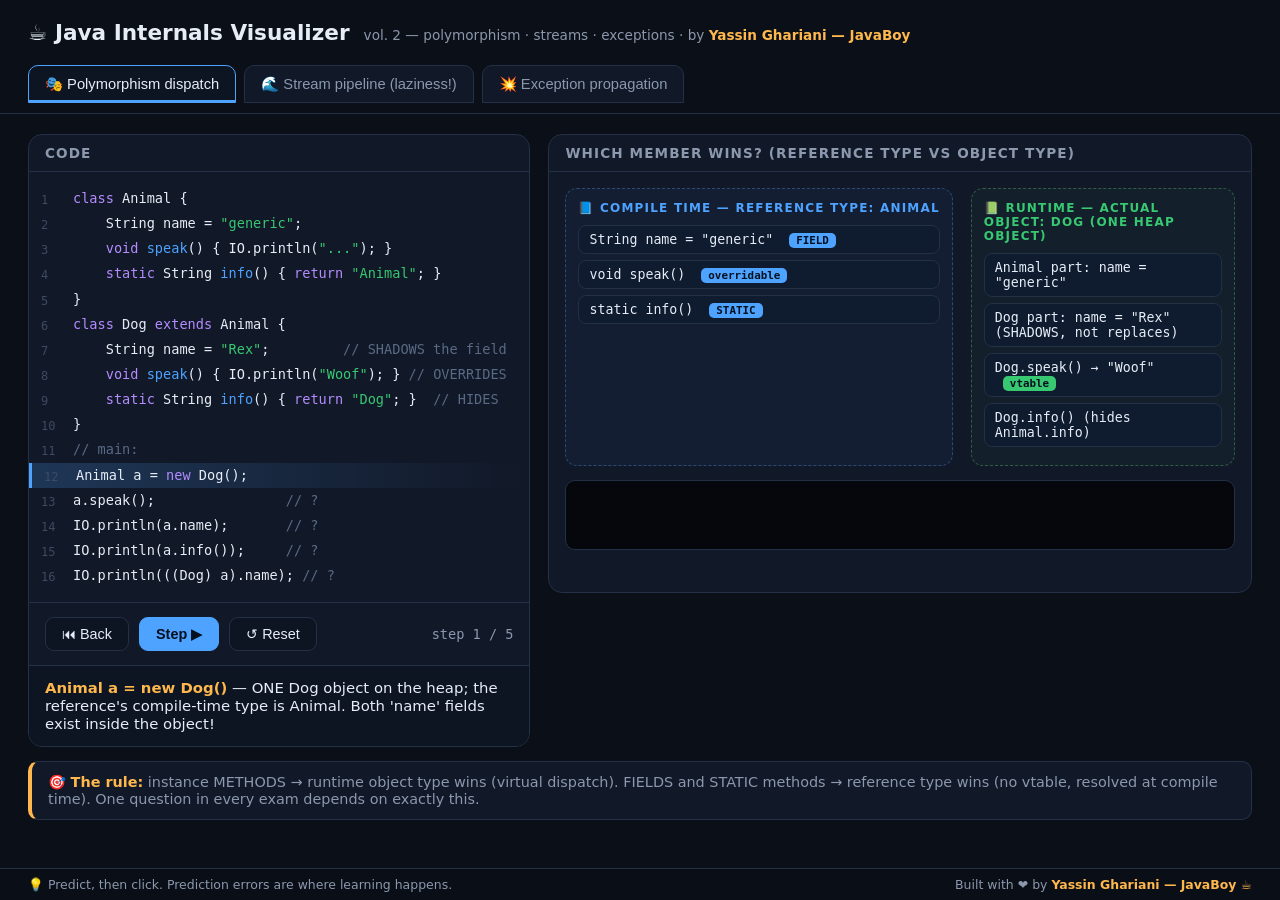
<file: interactive/java-internals-visualizer.html>
<!DOCTYPE html>
<html lang="en">
<head>
<meta charset="UTF-8">
<meta name="viewport" content="width=device-width, initial-scale=1.0">
<title>☕ Java Internals Visualizer — by Yassin Ghariani (JavaBoy)</title>
<style>
  :root{--bg:#0b0f17;--panel:#111827;--panel2:#0d1522;--line:#233046;--txt:#e6edf7;--dim:#8b98ad;
    --blue:#4da3ff;--green:#37c871;--amber:#ffb84d;--pink:#ff6b8f;--purple:#b48cff;
    --mono:'JetBrains Mono','Fira Code',Consolas,monospace}
  *{box-sizing:border-box;margin:0;padding:0}
  body{background:var(--bg);color:var(--txt);font-family:'Segoe UI',system-ui,sans-serif;min-height:100vh;padding-bottom:50px}
  header{padding:20px 28px 10px;display:flex;align-items:baseline;gap:14px;flex-wrap:wrap}
  header h1{font-size:1.35rem}
  header .brand{color:var(--dim);font-size:.85rem}
  header .brand b{color:var(--amber)}
  nav{display:flex;gap:8px;padding:10px 28px;border-bottom:1px solid var(--line);flex-wrap:wrap}
  nav button{background:var(--panel);border:1px solid var(--line);color:var(--dim);padding:9px 16px;border-radius:10px 10px 0 0;cursor:pointer;font-size:.92rem}
  nav button.active{color:var(--txt);border-color:var(--blue);background:var(--panel2);box-shadow:0 -2px 0 var(--blue) inset}
  .tab{display:none;padding:20px 28px}
  .tab.active{display:block}
  .layout{display:grid;grid-template-columns:minmax(320px,1fr) minmax(460px,1.4fr);gap:18px;align-items:start}
  @media(max-width:900px){.layout{grid-template-columns:1fr}}
  .card{background:var(--panel);border:1px solid var(--line);border-radius:14px;overflow:hidden}
  .card h3{padding:10px 16px;border-bottom:1px solid var(--line);font-size:.85rem;letter-spacing:.08em;text-transform:uppercase;color:var(--dim)}
  pre.code{font-family:var(--mono);font-size:.85rem;line-height:1.85;padding:14px 0;overflow-x:auto}
  pre.code .ln{display:block;padding:0 16px 0 44px;position:relative;white-space:pre}
  pre.code .ln::before{content:attr(data-n);position:absolute;left:12px;color:#3d4a61;font-size:.75rem;top:3px}
  pre.code .ln.hl{background:linear-gradient(90deg,rgba(77,163,255,.22),transparent);border-left:3px solid var(--blue)}
  .kw{color:var(--purple)}.st{color:var(--green)}.cm{color:#586a85}.nu{color:var(--amber)}.fn{color:var(--blue)}
  .controls{display:flex;gap:10px;align-items:center;padding:14px 16px;border-top:1px solid var(--line);flex-wrap:wrap}
  .controls button{background:var(--panel2);border:1px solid var(--line);color:var(--txt);padding:8px 16px;border-radius:9px;cursor:pointer;font-size:.9rem}
  .controls button:hover{border-color:var(--blue)}
  .controls button.primary{background:var(--blue);border-color:var(--blue);color:#04101f;font-weight:700}
  .controls .step-ind{margin-left:auto;color:var(--dim);font-size:.85rem;font-family:var(--mono)}
  .narr{padding:13px 16px;font-size:.93rem;min-height:64px;border-top:1px solid var(--line);background:var(--panel2)}
  .narr b{color:var(--amber)}
  .stage{padding:16px;min-height:420px;position:relative}
  .quiznote{margin-top:14px;background:var(--panel);border:1px solid var(--line);border-left:4px solid var(--amber);border-radius:10px;padding:12px 16px;font-size:.9rem;color:var(--dim)}
  .quiznote b{color:var(--amber)}
  footer{position:fixed;bottom:0;left:0;right:0;background:rgba(11,15,23,.92);border-top:1px solid var(--line);padding:8px 28px;font-size:.78rem;color:var(--dim);display:flex;justify-content:space-between}
  footer b{color:var(--amber)}
  @keyframes pop{from{transform:scale(.7);opacity:0}to{transform:scale(1);opacity:1}}
  /* polymorphism */
  .polywrap{display:flex;gap:18px;flex-wrap:wrap}
  .refbox,.objbox{border-radius:12px;padding:12px;animation:pop .4s}
  .refbox{border:1px dashed #2a4a76;background:rgba(77,163,255,.05);min-width:220px}
  .objbox{border:1px dashed #2f5e42;background:rgba(55,200,113,.05);flex:1;min-width:260px}
  .zt{font-size:.75rem;letter-spacing:.1em;text-transform:uppercase;margin-bottom:10px;font-weight:700}
  .refbox .zt{color:var(--blue)}.objbox .zt{color:var(--green)}
  .mrow{font-family:var(--mono);font-size:.83rem;border:1px solid var(--line);border-radius:8px;padding:6px 10px;margin-bottom:6px;background:#0f1b2e;transition:.3s}
  .mrow.win{box-shadow:0 0 0 1.5px var(--green);background:#12301f}
  .mrow.lose{opacity:.42;text-decoration:line-through}
  .mrow.compile{box-shadow:0 0 0 1.5px var(--blue);background:#14284a}
  .badge{font-size:.68rem;border-radius:5px;padding:1px 7px;margin-left:8px;font-weight:700}
  .b-run{background:var(--green);color:#04101f}.b-comp{background:var(--blue);color:#04101f}
  /* streams */
  .pipe{display:flex;align-items:stretch;gap:0;padding:8px 4px;overflow-x:auto}
  .stagebox{border:1px solid var(--line);background:#0f1b2e;border-radius:12px;padding:10px 12px;min-width:130px;text-align:center;position:relative}
  .stagebox.active{box-shadow:0 0 0 1.5px var(--amber)}
  .stagebox .sname{font-family:var(--mono);font-size:.8rem;color:var(--blue);margin-bottom:8px}
  .stagebox.lazy .sname{color:var(--purple)}
  .stagebox.term .sname{color:var(--pink)}
  .conn{align-self:center;color:#3d4a61;font-size:1.3rem;padding:0 4px}
  .elems{min-height:34px;display:flex;gap:6px;justify-content:center;flex-wrap:wrap}
  .el{width:34px;height:34px;border-radius:9px;display:grid;place-items:center;font-family:var(--mono);font-size:.8rem;font-weight:700;background:var(--green);color:#04101f;animation:pop .3s;transition:.3s}
  .el.dropped{background:#3a4356;color:#8b98ad;text-decoration:line-through;transform:scale(.72);opacity:.5}
  .el.mapped{background:var(--amber)}
  .el.result{background:var(--pink);color:#fff}
  .lazyflag{position:absolute;top:-9px;right:-6px;background:var(--purple);color:#04101f;font-size:.62rem;font-weight:800;border-radius:6px;padding:1px 6px}
  /* exceptions */
  .exstack{display:flex;flex-direction:column-reverse;gap:10px;max-width:420px}
  .exframe{border:1px solid #2a4a76;background:#0f1b2e;border-radius:10px;padding:10px 14px;font-family:var(--mono);font-size:.85rem;animation:pop .35s;transition:.4s;position:relative}
  .exframe .fn2{color:var(--blue)}
  .exframe .tag{font-size:.68rem;margin-left:8px;color:var(--dim)}
  .exframe.throwing{box-shadow:0 0 0 1.5px var(--pink);background:#2a1420}
  .exframe.caught{box-shadow:0 0 0 1.5px var(--green);background:#12301f}
  .exframe.finallyrun{box-shadow:0 0 0 1.5px var(--amber)}
  .exframe.popped{opacity:.25;filter:grayscale(1);border-style:dashed;transform:translateX(24px)}
  .bolt{position:absolute;right:12px;top:8px;font-size:1.1rem}
  .console{font-family:var(--mono);font-size:.84rem;background:#05070c;border:1px solid var(--line);border-radius:10px;padding:10px 14px;margin-top:14px;min-height:70px;white-space:pre-wrap;color:var(--green)}
  .console .err{color:var(--pink)}
</style>
</head>
<body>
<header>
  <h1>☕ Java Internals Visualizer</h1>
  <div class="brand">vol. 2 — polymorphism · streams · exceptions · by <b>Yassin Ghariani — JavaBoy</b></div>
</header>
<nav>
  <button class="active" data-t="p1">🎭 Polymorphism dispatch</button>
  <button data-t="p2">🌊 Stream pipeline (laziness!)</button>
  <button data-t="p3">💥 Exception propagation</button>
</nav>

<!-- ===== TAB 1: POLYMORPHISM ===== -->
<section id="p1" class="tab active">
  <div class="layout">
    <div class="card">
      <h3>Code</h3>
      <pre class="code" id="pcode"></pre>
      <div class="controls">
        <button onclick="pg(-1)">⏮ Back</button>
        <button class="primary" onclick="pg(1)">Step ▶</button>
        <button onclick="pr()">↺ Reset</button>
        <span class="step-ind" id="pind"></span>
      </div>
      <div class="narr" id="pnarr"></div>
    </div>
    <div class="card">
      <h3>Which member wins? (reference type vs object type)</h3>
      <div class="stage">
        <div class="polywrap">
          <div class="refbox">
            <div class="zt">📘 Compile time — REFERENCE type: Animal</div>
            <div class="mrow" id="ref-name">String name = "generic" <span class="badge b-comp">FIELD</span></div>
            <div class="mrow" id="ref-speak">void speak() <span class="badge b-comp">overridable</span></div>
            <div class="mrow" id="ref-info">static info() <span class="badge b-comp">STATIC</span></div>
          </div>
          <div class="objbox">
            <div class="zt">📗 Runtime — actual OBJECT: Dog (one heap object)</div>
            <div class="mrow" id="obj-aname">Animal part: name = "generic"</div>
            <div class="mrow" id="obj-dname">Dog part: name = "Rex" (SHADOWS, not replaces)</div>
            <div class="mrow" id="obj-speak">Dog.speak() → "Woof" <span class="badge b-run">vtable</span></div>
            <div class="mrow" id="obj-info">Dog.info() (hides Animal.info)</div>
          </div>
        </div>
        <div class="console" id="pconsole"></div>
      </div>
    </div>
  </div>
  <div class="quiznote">🎯 <b>The rule:</b> instance METHODS → runtime object type wins (virtual dispatch). FIELDS and STATIC methods → reference type wins (no vtable, resolved at compile time). One question in every exam depends on exactly this.</div>
</section>

<!-- ===== TAB 2: STREAMS ===== -->
<section id="p2" class="tab">
  <div class="layout">
    <div class="card">
      <h3>Code</h3>
      <pre class="code" id="scode"></pre>
      <div class="controls">
        <button onclick="sg(-1)">⏮ Back</button>
        <button class="primary" onclick="sg(1)">Step ▶</button>
        <button onclick="sr()">↺ Reset</button>
        <span class="step-ind" id="sind"></span>
      </div>
      <div class="narr" id="snarr"></div>
    </div>
    <div class="card">
      <h3>Pipeline — elements flow ONE AT A TIME, nothing runs until the terminal op</h3>
      <div class="stage">
        <div class="pipe" id="spipe"></div>
        <div class="console" id="sconsole"></div>
      </div>
    </div>
  </div>
  <div class="quiznote">🎯 <b>Exam gold:</b> intermediate ops (filter/map/peek/limit…) are LAZY — without a terminal op, <i>nothing</i> executes (peek prints nothing!). Elements flow depth-first one-by-one, so <code>limit(2)</code> can stop the source early (short-circuit). A stream can be consumed exactly ONCE.</div>
</section>

<!-- ===== TAB 3: EXCEPTIONS ===== -->
<section id="p3" class="tab">
  <div class="layout">
    <div class="card">
      <h3>Code</h3>
      <pre class="code" id="ecode"></pre>
      <div class="controls">
        <button onclick="eg(-1)">⏮ Back</button>
        <button class="primary" onclick="eg(1)">Step ▶</button>
        <button onclick="er()">↺ Reset</button>
        <span class="step-ind" id="eind"></span>
      </div>
      <div class="narr" id="enarr"></div>
    </div>
    <div class="card">
      <h3>The exception climbs the stack until a matching catch</h3>
      <div class="stage">
        <div class="exstack" id="estack"></div>
        <div class="console" id="econsole"></div>
      </div>
    </div>
  </div>
  <div class="quiznote">🎯 <b>Exam gold:</b> an uncaught exception POPS the frame and climbs · <code>finally</code> runs even while the exception is passing through · a catch must match the type or a supertype · if nothing catches it → thread dies with a stack trace (frames listed newest-first).</div>
</section>

<footer><span>💡 Predict, then click. Prediction errors are where learning happens.</span><span>Built with ❤ by <b>Yassin Ghariani — JavaBoy ☕</b></span></footer>

<script>
document.querySelectorAll('nav button').forEach(b=>b.onclick=()=>{
  document.querySelectorAll('nav button,.tab').forEach(e=>e.classList.remove('active'));
  b.classList.add('active');document.getElementById(b.dataset.t).classList.add('active');
});
function renderCode(el,lines){el.innerHTML=lines.map((l,i)=>`<span class="ln" data-n="${i+1}" id="${el.id}-l${i}">${l}</span>`).join('')}
function hl(codeId,l){document.querySelectorAll('#'+codeId+' .ln').forEach(e=>e.classList.remove('hl'));const e=document.getElementById(codeId+'-l'+l);if(e)e.classList.add('hl')}

/* ===== POLYMORPHISM ===== */
const pcode=[
`<span class="kw">class</span> Animal {`,
`    String name = <span class="st">"generic"</span>;`,
`    <span class="kw">void</span> <span class="fn">speak</span>() { IO.println(<span class="st">"..."</span>); }`,
`    <span class="kw">static</span> String <span class="fn">info</span>() { <span class="kw">return</span> <span class="st">"Animal"</span>; }`,
`}`,
`<span class="kw">class</span> Dog <span class="kw">extends</span> Animal {`,
`    String name = <span class="st">"Rex"</span>;         <span class="cm">// SHADOWS the field</span>`,
`    <span class="kw">void</span> <span class="fn">speak</span>() { IO.println(<span class="st">"Woof"</span>); } <span class="cm">// OVERRIDES</span>`,
`    <span class="kw">static</span> String <span class="fn">info</span>() { <span class="kw">return</span> <span class="st">"Dog"</span>; }  <span class="cm">// HIDES</span>`,
`}`,
`<span class="cm">// main:</span>`,
`Animal a = <span class="kw">new</span> Dog();`,
`a.speak();                <span class="cm">// ?</span>`,
`IO.println(a.name);       <span class="cm">// ?</span>`,
`IO.println(a.info());     <span class="cm">// ?</span>`,
`IO.println(((Dog) a).name); <span class="cm">// ?</span>`];
const PS=[
 {l:11,n:"<b>Animal a = new Dog()</b> — ONE Dog object on the heap; the reference's compile-time type is Animal. Both 'name' fields exist inside the object!",fx:{},con:""},
 {l:12,n:"<b>a.speak()</b> — instance method → VIRTUAL DISPATCH: the JVM looks at the actual object's method table → <b>Dog.speak()</b> wins.",fx:{'obj-speak':'win','ref-speak':'lose'},con:"Woof"},
 {l:13,n:"<b>a.name</b> — FIELDS have no vtable. Resolved at COMPILE TIME from the reference type → Animal.name → <b>generic</b>. ⚠️ Top exam trap!",fx:{'ref-name':'compile','obj-dname':'lose','obj-aname':'win'},con:"Woof\ngeneric"},
 {l:14,n:"<b>a.info()</b> — STATIC methods don't override, they HIDE. Also resolved by reference type → <b>Animal</b>.",fx:{'ref-info':'compile','obj-info':'lose'},con:"Woof\ngeneric\nAnimal"},
 {l:15,n:"<b>((Dog) a).name</b> — casting changes the REFERENCE type the compiler uses → Dog.name → <b>Rex</b>. The object never changed; only our lens did. 🎓",fx:{'obj-dname':'win','ref-name':'lose'},con:"Woof\ngeneric\nAnimal\nRex"}
];
let pi=0;
function pp(){const s=PS[pi];hl('pcode',s.l);
  document.getElementById('pnarr').innerHTML=s.n;
  document.getElementById('pind').textContent=`step ${pi+1} / ${PS.length}`;
  ['ref-name','ref-speak','ref-info','obj-aname','obj-dname','obj-speak','obj-info'].forEach(id=>document.getElementById(id).className='mrow');
  Object.entries(s.fx).forEach(([id,c])=>document.getElementById(id).classList.add(c));
  document.getElementById('pconsole').textContent=s.con;}
function pg(d){pi=Math.max(0,Math.min(PS.length-1,pi+d));pp()}
function pr(){pi=0;pp()}

/* ===== STREAMS ===== */
const scode=[
`<span class="kw">var</span> result = Stream.of(<span class="nu">1</span>, <span class="nu">2</span>, <span class="nu">3</span>, <span class="nu">4</span>, <span class="nu">5</span>)`,
`    .filter(n -> n % <span class="nu">2</span> == <span class="nu">1</span>)   <span class="cm">// keep odd</span>`,
`    .map(n -> n * <span class="nu">10</span>)`,
`    .limit(<span class="nu">2</span>)                  <span class="cm">// short-circuit!</span>`,
`    .toList();                 <span class="cm">// TERMINAL — everything runs NOW</span>`];
/* element journey: 1→pass→10 keep; 2 dropped; 3→pass→30 keep → limit reached; 4,5 NEVER READ */
const SS=[
 {l:0,n:"Pipeline BUILT — source + 3 lazy stages + no terminal yet. <b>Nothing has executed.</b> If the code stopped here, filter/map would never run.",src:[1,2,3,4,5],f:[],m:[],r:[],act:-1,con:"(nothing — streams are lazy)"},
 {l:4,n:"<b>toList()</b> starts pulling. Element <b>1</b> travels the WHOLE pipe first (depth-first): odd ✅ → ×10 → 10 collected.",src:[2,3,4,5],f:[1],m:[10],r:[10],act:4,con:"collected: [10]"},
 {l:1,n:"Element <b>2</b>: filter says even → ❌ DROPPED. It never reaches map. (This is why peek-after-filter prints fewer lines!)",src:[3,4,5],f:['2✗'],m:[],r:[10],act:1,con:"collected: [10]"},
 {l:2,n:"Element <b>3</b>: odd ✅ → ×10 → <b>30</b> collected. limit(2) is now FULL.",src:[4,5],f:[3],m:[30],r:[10,30],act:2,con:"collected: [10, 30]"},
 {l:3,n:"<b>Short-circuit:</b> limit(2) satisfied → the pipeline STOPS PULLING. Elements 4 and 5 are NEVER read from the source. 🔑",src:['4?','5?'],f:[],m:[],r:[10,30],act:3,con:"collected: [10, 30]\n(4 and 5 never processed!)"},
 {l:4,n:"Terminal returns <b>[10, 30]</b>. The stream is now CONSUMED — calling another terminal op on it throws IllegalStateException. 🎓",src:[],f:[],m:[],r:[10,30],act:4,con:"result = [10, 30]\n⚠️ stream closed: reuse → IllegalStateException"}
];
let si=0;
function sp(){const s=SS[si];hl('scode',s.l);
  document.getElementById('snarr').innerHTML=s.n;
  document.getElementById('sind').textContent=`step ${si+1} / ${SS.length}`;
  const box=(name,items,cls,extra,idx)=>`<div class="stagebox ${cls} ${s.act===idx?'active':''}">${extra||''}<div class="sname">${name}</div><div class="elems">${items.map(v=>{const drop=String(v).includes('✗')||String(v).includes('?');return `<div class="el ${drop?'dropped':''} ${name.startsWith('map')&&!drop?'mapped':''} ${name.startsWith('toList')?'result':''}">${String(v).replace('✗','').replace('?','')}</div>`}).join('')}</div></div>`;
  document.getElementById('spipe').innerHTML=
    box('source',s.src,'',null,0)+`<div class="conn">→</div>`+
    box('filter(odd)',s.f,'lazy','<div class="lazyflag">LAZY</div>',1)+`<div class="conn">→</div>`+
    box('map(×10)',s.m,'lazy','<div class="lazyflag">LAZY</div>',2)+`<div class="conn">→</div>`+
    box('limit(2)',[],'lazy','<div class="lazyflag">LAZY</div>',3)+`<div class="conn">→</div>`+
    box('toList()',s.r,'term',null,4);
  document.getElementById('sconsole').textContent=s.con;}
function sg(d){si=Math.max(0,Math.min(SS.length-1,si+d));sp()}
function sr(){si=0;sp()}

/* ===== EXCEPTIONS ===== */
const ecode=[
`<span class="kw">void</span> <span class="fn">main</span>() {`,
`    <span class="kw">try</span> {`,
`        <span class="fn">a</span>();`,
`    } <span class="kw">catch</span> (RuntimeException e) {`,
`        IO.println(<span class="st">"caught in main"</span>);`,
`    }`,
`    IO.println(<span class="st">"main continues"</span>);`,
`}`,
`<span class="kw">void</span> <span class="fn">a</span>() {`,
`    <span class="kw">try</span> {`,
`        <span class="fn">b</span>();`,
`    } <span class="kw">finally</span> {`,
`        IO.println(<span class="st">"a's finally"</span>);  <span class="cm">// runs anyway!</span>`,
`    }`,
`}`,
`<span class="kw">void</span> <span class="fn">b</span>() {`,
`    <span class="kw">throw new</span> IllegalStateException(<span class="st">"boom"</span>);`,
`}`];
const ES=[
 {l:2,n:"main calls a() calls b() — three frames on the stack.",frames:[{n:'main',s:'',t:'try(RuntimeException)'},{n:'a',s:'',t:'try/finally'},{n:'b',s:'',t:''}],con:""},
 {l:17,n:"<b>b() throws</b> IllegalStateException. b has NO try → b can't handle it.",frames:[{n:'main',s:'',t:'try(RuntimeException)'},{n:'a',s:'',t:'try/finally'},{n:'b',s:'throwing',t:'💥 throw'}],con:""},
 {l:16,n:"b's frame POPS. The exception climbs into a().",frames:[{n:'main',s:'',t:'try(RuntimeException)'},{n:'a',s:'throwing',t:'exception arriving'},{n:'b',s:'popped',t:'popped'}],con:""},
 {l:12,n:"a has NO matching catch — but it has <b>finally</b>, which runs WHILE the exception passes through.",frames:[{n:'main',s:'',t:'try(RuntimeException)'},{n:'a',s:'finallyrun',t:'finally executing'},{n:'b',s:'popped',t:'popped'}],con:"a's finally"},
 {l:14,n:"finally done → a's frame POPS too. The exception keeps climbing.",frames:[{n:'main',s:'throwing',t:'exception arriving'},{n:'a',s:'popped',t:'popped'},{n:'b',s:'popped',t:'popped'}],con:"a's finally"},
 {l:3,n:"main's catch(RuntimeException) — IllegalStateException IS-A RuntimeException → <b>MATCH</b>. Caught!",frames:[{n:'main',s:'caught',t:'✅ caught'},{n:'a',s:'popped',t:'popped'},{n:'b',s:'popped',t:'popped'}],con:"a's finally\ncaught in main"},
 {l:6,n:"Handled → normal flow resumes AFTER the try/catch. If nothing had matched: thread dies, stack trace printed newest-frame-first. 🎓",frames:[{n:'main',s:'caught',t:'continuing'},{n:'a',s:'popped',t:''},{n:'b',s:'popped',t:''}],con:"a's finally\ncaught in main\nmain continues"}
];
let ei=0;
function ep(){const s=ES[ei];hl('ecode',s.l);
  document.getElementById('enarr').innerHTML=s.n;
  document.getElementById('eind').textContent=`step ${ei+1} / ${ES.length}`;
  document.getElementById('estack').innerHTML=s.frames.map(f=>`<div class="exframe ${f.s}"><span class="fn2">${f.n}()</span><span class="tag">${f.t}</span>${f.s==='throwing'?'<span class="bolt">⚡</span>':''}</div>`).join('');
  document.getElementById('econsole').textContent=s.con;}
function eg(d){ei=Math.max(0,Math.min(ES.length-1,ei+d));ep()}
function er(){ei=0;ep()}

/* init */
renderCode(document.getElementById('pcode'),pcode);
renderCode(document.getElementById('scode'),scode);
renderCode(document.getElementById('ecode'),ecode);
pp();sp();ep();
</script>
</body>
</html>
</file>
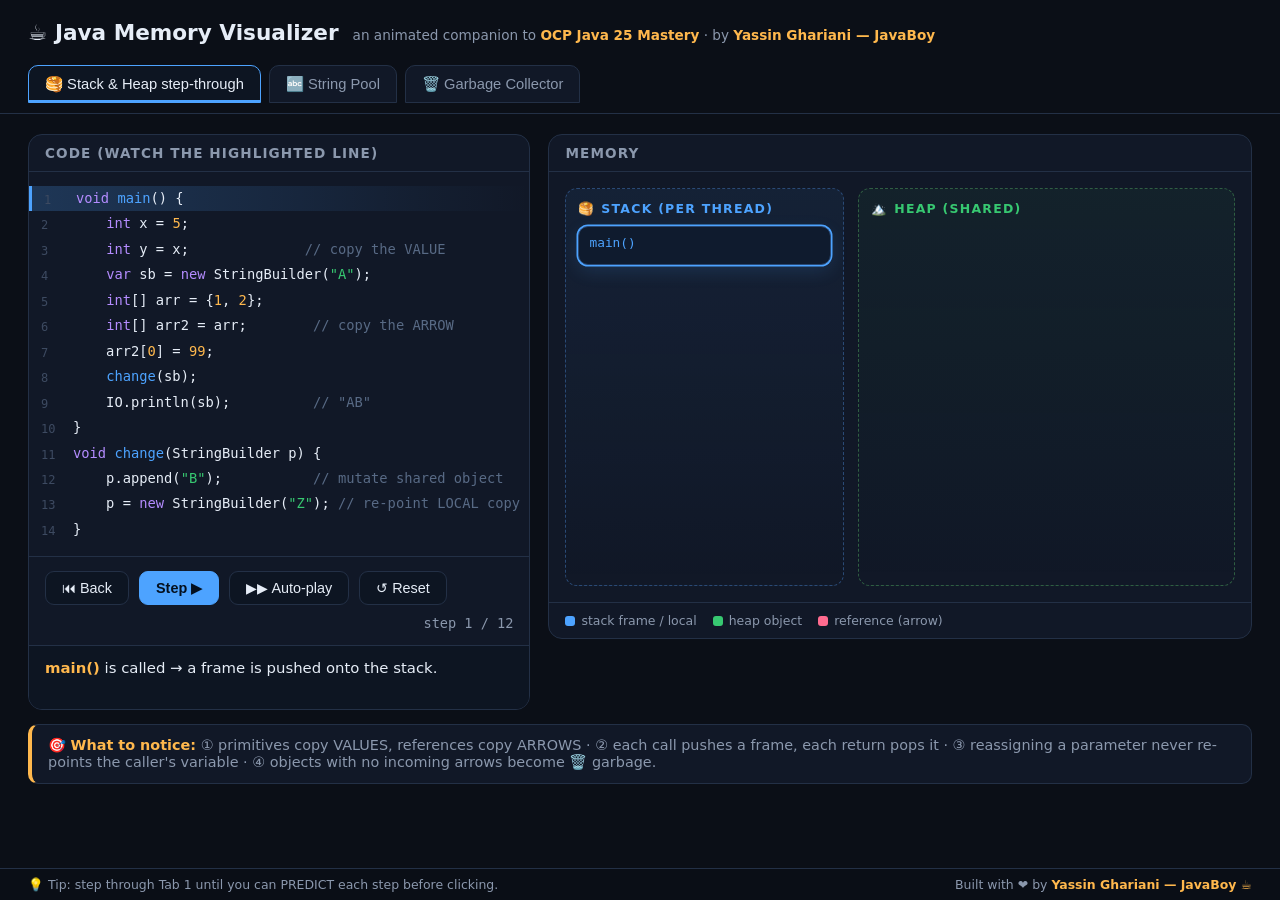
<file: interactive/memory-visualizer.html>
<!DOCTYPE html>
<html lang="en">
<head>
<meta charset="UTF-8">
<meta name="viewport" content="width=device-width, initial-scale=1.0">
<title>☕ Java Memory Visualizer — by Yassin Ghariani (JavaBoy)</title>
<style>
  :root{
    --bg:#0b0f17; --panel:#111827; --panel2:#0d1522; --line:#233046;
    --txt:#e6edf7; --dim:#8b98ad; --blue:#4da3ff; --green:#37c871;
    --amber:#ffb84d; --pink:#ff6b8f; --purple:#b48cff; --pool:#ffd54d;
    --mono:'JetBrains Mono','Fira Code',Consolas,monospace;
  }
  *{box-sizing:border-box;margin:0;padding:0}
  body{background:var(--bg);color:var(--txt);font-family:'Segoe UI',system-ui,sans-serif;min-height:100vh}
  header{padding:20px 28px 10px;display:flex;align-items:baseline;gap:14px;flex-wrap:wrap}
  header h1{font-size:1.35rem}
  header .brand{color:var(--dim);font-size:.85rem}
  header .brand b{color:var(--amber)}
  nav{display:flex;gap:8px;padding:10px 28px;border-bottom:1px solid var(--line);flex-wrap:wrap}
  nav button{background:var(--panel);border:1px solid var(--line);color:var(--dim);padding:9px 16px;border-radius:10px 10px 0 0;cursor:pointer;font-size:.92rem;transition:.2s}
  nav button.active{color:var(--txt);border-color:var(--blue);background:var(--panel2);box-shadow:0 -2px 0 var(--blue) inset}
  nav button:hover{color:var(--txt)}
  .tab{display:none;padding:20px 28px 60px}
  .tab.active{display:block}
  .layout{display:grid;grid-template-columns:minmax(330px,1fr) minmax(480px,1.4fr);gap:18px;align-items:start}
  @media(max-width:900px){.layout{grid-template-columns:1fr}}
  .card{background:var(--panel);border:1px solid var(--line);border-radius:14px;overflow:hidden}
  .card h3{padding:10px 16px;border-bottom:1px solid var(--line);font-size:.85rem;letter-spacing:.08em;text-transform:uppercase;color:var(--dim)}
  pre.code{font-family:var(--mono);font-size:.86rem;line-height:1.85;padding:14px 0;overflow-x:auto}
  pre.code .ln{display:block;padding:0 16px 0 44px;position:relative;white-space:pre}
  pre.code .ln::before{content:attr(data-n);position:absolute;left:12px;color:#3d4a61;font-size:.75rem;top:3px}
  pre.code .ln.hl{background:linear-gradient(90deg,rgba(77,163,255,.22),transparent);border-left:3px solid var(--blue)}
  .kw{color:var(--purple)} .st{color:var(--green)} .cm{color:#586a85} .nu{color:var(--amber)} .fn{color:var(--blue)}
  .controls{display:flex;gap:10px;align-items:center;padding:14px 16px;border-top:1px solid var(--line);flex-wrap:wrap}
  .controls button{background:var(--panel2);border:1px solid var(--line);color:var(--txt);padding:8px 16px;border-radius:9px;cursor:pointer;font-size:.9rem;transition:.15s}
  .controls button:hover{border-color:var(--blue);transform:translateY(-1px)}
  .controls button.primary{background:var(--blue);border-color:var(--blue);color:#04101f;font-weight:700}
  .controls .step-ind{margin-left:auto;color:var(--dim);font-size:.85rem;font-family:var(--mono)}
  .narr{padding:13px 16px;color:var(--txt);font-size:.93rem;min-height:64px;border-top:1px solid var(--line);background:var(--panel2)}
  .narr b{color:var(--amber)}
  .memwrap{position:relative}
  .mem{display:grid;grid-template-columns:1fr 1.35fr;gap:14px;padding:16px;min-height:430px}
  .zone{border-radius:12px;padding:12px;position:relative}
  .zone .zt{font-size:.78rem;letter-spacing:.1em;text-transform:uppercase;margin-bottom:10px;font-weight:700}
  .stackzone{background:linear-gradient(180deg,rgba(77,163,255,.07),transparent);border:1px dashed #2a4a76}
  .stackzone .zt{color:var(--blue)}
  .heapzone{background:linear-gradient(180deg,rgba(55,200,113,.06),transparent);border:1px dashed #2f5e42}
  .heapzone .zt{color:var(--green)}
  .frames{display:flex;flex-direction:column-reverse;gap:10px}
  .frame{border:1px solid #2a4a76;background:#0f1b2e;border-radius:10px;padding:8px 10px;animation:pop .35s ease}
  .frame.top{box-shadow:0 0 0 1.5px var(--blue), 0 6px 18px rgba(77,163,255,.15)}
  .frame .fname{font-family:var(--mono);font-size:.8rem;color:var(--blue);margin-bottom:6px}
  .vars{display:flex;flex-direction:column;gap:5px}
  .var{font-family:var(--mono);font-size:.82rem;background:#132441;border:1px solid #24406b;border-radius:7px;padding:4px 9px;display:flex;justify-content:space-between;gap:8px;align-items:center;transition:.3s}
  .var .val{color:var(--amber)} .var .ref{color:var(--pink);font-weight:700}
  .var.changed{box-shadow:0 0 0 1.5px var(--amber);background:#233046}
  .heapobjs{display:flex;flex-wrap:wrap;gap:12px;align-content:flex-start}
  .obj{border:1px solid #2f5e42;background:#0f2418;border-radius:11px;padding:9px 12px;min-width:120px;animation:pop .4s ease;transition:.5s}
  .obj .ot{font-family:var(--mono);font-size:.78rem;color:var(--green);margin-bottom:5px}
  .obj .ov{font-family:var(--mono);font-size:.9rem;color:var(--txt)}
  .obj.changed{box-shadow:0 0 0 1.5px var(--amber)}
  .obj.garbage{opacity:.28;filter:grayscale(1);border-style:dashed}
  .obj.garbage::after{content:'🗑️ unreachable';display:block;font-size:.68rem;color:var(--pink);margin-top:4px}
  .obj.pooled{border-color:var(--pool);background:#241f0c}
  .obj.pooled .ot{color:var(--pool)}
  svg.wires{position:absolute;inset:0;pointer-events:none;overflow:visible}
  svg.wires path{fill:none;stroke:var(--pink);stroke-width:2;stroke-dasharray:6 5;opacity:.9;animation:dash 1.2s linear infinite}
  @keyframes dash{to{stroke-dashoffset:-22}}
  @keyframes pop{from{transform:scale(.75);opacity:0}to{transform:scale(1);opacity:1}}
  .legend{display:flex;gap:16px;padding:10px 16px;color:var(--dim);font-size:.78rem;flex-wrap:wrap;border-top:1px solid var(--line)}
  .legend span::before{content:'';display:inline-block;width:10px;height:10px;border-radius:3px;margin-right:6px;vertical-align:-1px}
  .lg-s::before{background:var(--blue)} .lg-h::before{background:var(--green)} .lg-r::before{background:var(--pink)} .lg-p::before{background:var(--pool)}
  .quiznote{margin-top:14px;background:var(--panel);border:1px solid var(--line);border-left:4px solid var(--amber);border-radius:10px;padding:12px 16px;font-size:.9rem;color:var(--dim)}
  .quiznote b{color:var(--amber)}
  footer{position:fixed;bottom:0;left:0;right:0;background:rgba(11,15,23,.92);backdrop-filter:blur(6px);border-top:1px solid var(--line);padding:8px 28px;font-size:.78rem;color:var(--dim);display:flex;justify-content:space-between}
  footer b{color:var(--amber)}
  /* GC tab */
  .gcstage{display:grid;grid-template-columns:2fr 1fr 1fr 2fr;gap:12px;padding:16px;min-height:340px}
  .gcz{border-radius:12px;border:1px dashed var(--line);padding:10px;display:flex;flex-wrap:wrap;gap:8px;align-content:flex-start}
  .gcz h4{width:100%;font-size:.72rem;letter-spacing:.08em;text-transform:uppercase;color:var(--dim);margin-bottom:4px}
  .gcz.eden{border-color:#2a4a76}.gcz.eden h4{color:var(--blue)}
  .gcz.sv{border-color:#5e4a2f}.gcz.sv h4{color:var(--amber)}
  .gcz.old{border-color:#5e2f3e}.gcz.old h4{color:var(--pink)}
  .dot{width:34px;height:34px;border-radius:9px;display:grid;place-items:center;font-size:.72rem;font-family:var(--mono);color:#04101f;font-weight:700;background:var(--green);transition:all .6s ease;animation:pop .4s}
  .dot.dead{background:#3a4356;color:#8b98ad;text-decoration:line-through;transform:scale(.7);opacity:.4}
</style>
</head>
<body>
<header>
  <h1>☕ Java Memory Visualizer</h1>
  <div class="brand">an animated companion to <b>OCP Java 25 Mastery</b> · by <b>Yassin Ghariani — JavaBoy</b></div>
</header>
<nav>
  <button class="active" data-t="t1">🥞 Stack & Heap step-through</button>
  <button data-t="t2">🔤 String Pool</button>
  <button data-t="t3">🗑️ Garbage Collector</button>
</nav>

<!-- ============ TAB 1: STACK & HEAP ============ -->
<section id="t1" class="tab active">
  <div class="layout">
    <div class="card">
      <h3>Code (watch the highlighted line)</h3>
      <pre class="code" id="code1"></pre>
      <div class="controls">
        <button onclick="go1(-1)">⏮ Back</button>
        <button class="primary" onclick="go1(1)">Step ▶</button>
        <button onclick="auto1()" id="auto1btn">▶▶ Auto-play</button>
        <button onclick="reset1()">↺ Reset</button>
        <span class="step-ind" id="ind1"></span>
      </div>
      <div class="narr" id="narr1"></div>
    </div>
    <div class="card memwrap">
      <h3>Memory</h3>
      <div class="mem">
        <div class="zone stackzone"><div class="zt">🥞 Stack (per thread)</div><div class="frames" id="frames1"></div></div>
        <div class="zone heapzone"><div class="zt">🏔️ Heap (shared)</div><div class="heapobjs" id="heap1"></div></div>
      </div>
      <svg class="wires" id="wires1"></svg>
      <div class="legend"><span class="lg-s">stack frame / local</span><span class="lg-h">heap object</span><span class="lg-r">reference (arrow)</span></div>
    </div>
  </div>
  <div class="quiznote">🎯 <b>What to notice:</b> ① primitives copy VALUES, references copy ARROWS · ② each call pushes a frame, each return pops it · ③ reassigning a parameter never re-points the caller's variable · ④ objects with no incoming arrows become 🗑️ garbage.</div>
</section>

<!-- ============ TAB 2: STRING POOL ============ -->
<section id="t2" class="tab">
  <div class="layout">
    <div class="card">
      <h3>Code</h3>
      <pre class="code" id="code2"></pre>
      <div class="controls">
        <button onclick="go2(-1)">⏮ Back</button>
        <button class="primary" onclick="go2(1)">Step ▶</button>
        <button onclick="reset2()">↺ Reset</button>
        <span class="step-ind" id="ind2"></span>
      </div>
      <div class="narr" id="narr2"></div>
    </div>
    <div class="card memwrap">
      <h3>Memory</h3>
      <div class="mem">
        <div class="zone stackzone"><div class="zt">🥞 Stack</div><div class="frames" id="frames2"></div></div>
        <div class="zone heapzone"><div class="zt">🏔️ Heap — 🏊 pool objects in gold</div><div class="heapobjs" id="heap2"></div></div>
      </div>
      <svg class="wires" id="wires2"></svg>
      <div class="legend"><span class="lg-p">String Pool object (shared literal)</span><span class="lg-h">regular heap object</span><span class="lg-r">reference</span></div>
    </div>
  </div>
  <div class="quiznote">🎯 <b>Exam gold:</b> literals & compile-time constants share ONE pooled object (<code>==</code> true). <code>new String(...)</code> and runtime concatenation create fresh objects (<code>==</code> false, <code>equals</code> true). <code>intern()</code> returns the pooled arrow.</div>
</section>

<!-- ============ TAB 3: GC ============ -->
<section id="t3" class="tab">
  <div class="card">
    <h3>Generational GC — objects are born in Eden, survivors age, old-timers get promoted</h3>
    <div class="gcstage">
      <div class="gcz eden"><h4>👶 Eden (births)</h4><div id="eden" style="display:contents"></div></div>
      <div class="gcz sv"><h4>Survivor S0</h4><div id="s0" style="display:contents"></div></div>
      <div class="gcz sv"><h4>Survivor S1</h4><div id="s1" style="display:contents"></div></div>
      <div class="gcz old"><h4>👴 Old Generation</h4><div id="old" style="display:contents"></div></div>
    </div>
    <div class="controls">
      <button class="primary" onclick="gcAlloc()">+ new Object()</button>
      <button onclick="gcAlloc(5)">+ allocate ×5</button>
      <button onclick="gcKill()">💀 drop random references</button>
      <button onclick="gcMinor()">🧹 Minor GC (young)</button>
      <button onclick="gcReset()">↺ Reset</button>
      <span class="step-ind" id="gcstats"></span>
    </div>
    <div class="narr" id="narr3">Allocate objects, drop some references, then run a <b>Minor GC</b>: dead objects vanish, live ones move to a Survivor space and age (number on the chip). At age 3 they're promoted to the Old Generation. This is exactly why "most objects die young" makes Java fast.</div>
  </div>
  <div class="quiznote">🎯 <b>Exam facts:</b> GC frees only UNREACHABLE objects · <code>System.gc()</code> is a request, not a command · setting a reference to <code>null</code> or re-pointing it can make objects eligible · islands of isolation are collected too · <code>StackOverflowError</code> is a stack problem, <code>OutOfMemoryError</code> a heap problem.</div>
</section>

<footer><span>💡 Tip: step through Tab 1 until you can PREDICT each step before clicking.</span><span>Built with ❤ by <b>Yassin Ghariani — JavaBoy ☕</b></span></footer>

<script>
/* ---------- tabs ---------- */
document.querySelectorAll('nav button').forEach(b=>b.onclick=()=>{
  document.querySelectorAll('nav button,.tab').forEach(e=>e.classList.remove('active'));
  b.classList.add('active');document.getElementById(b.dataset.t).classList.add('active');
  drawWires(1);drawWires(2);
});

/* ---------- shared render helpers ---------- */
function esc(s){return s.replace(/&/g,'&amp;').replace(/</g,'&lt;')}
function renderCode(el,lines){el.innerHTML=lines.map((l,i)=>`<span class="ln" data-n="${i+1}" id="${el.id}-l${i}">${l}</span>`).join('')}
function state(steps,i){ // steps are cumulative snapshots
  return steps[Math.max(0,Math.min(i,steps.length-1))];
}
function renderMem(fid,hid,wid,snap){
  const F=document.getElementById(fid),H=document.getElementById(hid);
  F.innerHTML=snap.frames.map((f,fi)=>`<div class="frame ${fi===snap.frames.length-1?'top':''}"><div class="fname">${f.name}()</div><div class="vars">${f.vars.map(v=>`<div class="var ${v.ch?'changed':''}" id="${fid}-v-${f.name}-${v.n}"><span>${v.n}</span><span class="${v.ref?'ref':'val'}">${v.ref?'➜':esc(String(v.v))}</span></div>`).join('')}</div></div>`).join('');
  H.innerHTML=snap.heap.map(o=>`<div class="obj ${o.ch?'changed':''} ${o.dead?'garbage':''} ${o.pool?'pooled':''}" id="${hid}-o-${o.id}"><div class="ot">${o.t} ${o.pool?'🏊':''}</div><div class="ov">${esc(o.v)}</div></div>`).join('');
  requestAnimationFrame(()=>drawWiresFor(fid,hid,wid,snap));
}
function drawWiresFor(fid,hid,wid,snap){
  const svg=document.getElementById(wid); if(!svg)return;
  const wrap=svg.parentElement.getBoundingClientRect(); let d='';
  snap.frames.forEach(f=>f.vars.forEach(v=>{
    if(!v.ref||v.v==null)return;
    const a=document.getElementById(`${fid}-v-${f.name}-${v.n}`),b=document.getElementById(`${hid}-o-${v.v}`);
    if(!a||!b)return;
    const ra=a.getBoundingClientRect(),rb=b.getBoundingClientRect();
    const x1=ra.right-wrap.left,y1=ra.top+ra.height/2-wrap.top;
    const x2=rb.left-wrap.left,y2=rb.top+rb.height/2-wrap.top;
    d+=`<path d="M${x1},${y1} C${x1+45},${y1} ${x2-45},${y2} ${x2},${y2}"/>`;
  }));
  svg.innerHTML=d;
}
let lastSnap={1:null,2:null};
function drawWires(n){if(lastSnap[n])drawWiresFor('frames'+n,'heap'+n,'wires'+n,lastSnap[n])}
addEventListener('resize',()=>{drawWires(1);drawWires(2)});

/* ============ TAB 1 script & steps ============ */
const code1=[
`<span class="kw">void</span> <span class="fn">main</span>() {`,
`    <span class="kw">int</span> x = <span class="nu">5</span>;`,
`    <span class="kw">int</span> y = x;              <span class="cm">// copy the VALUE</span>`,
`    <span class="kw">var</span> sb = <span class="kw">new</span> StringBuilder(<span class="st">"A"</span>);`,
`    <span class="kw">int</span>[] arr = {<span class="nu">1</span>, <span class="nu">2</span>};`,
`    <span class="kw">int</span>[] arr2 = arr;        <span class="cm">// copy the ARROW</span>`,
`    arr2[<span class="nu">0</span>] = <span class="nu">99</span>;`,
`    <span class="fn">change</span>(sb);`,
`    IO.println(sb);          <span class="cm">// "AB"</span>`,
`}`,
`<span class="kw">void</span> <span class="fn">change</span>(StringBuilder p) {`,
`    p.append(<span class="st">"B"</span>);           <span class="cm">// mutate shared object</span>`,
`    p = <span class="kw">new</span> StringBuilder(<span class="st">"Z"</span>); <span class="cm">// re-point LOCAL copy only</span>`,
`}`];
const S1=[
 {l:0,n:"<b>main()</b> is called → a frame is pushed onto the stack.",frames:[{name:'main',vars:[]}],heap:[]},
 {l:1,n:"<b>int x = 5</b> — a primitive: the value 5 lives directly inside the frame.",frames:[{name:'main',vars:[{n:'x',v:5,ch:1}]}],heap:[]},
 {l:2,n:"<b>y = x</b> copies the VALUE. Two independent 5s. Changing y would never touch x.",frames:[{name:'main',vars:[{n:'x',v:5},{n:'y',v:5,ch:1}]}],heap:[]},
 {l:3,n:"<b>new StringBuilder(\"A\")</b> allocates an object on the HEAP; <b>sb</b> stores only the arrow.",frames:[{name:'main',vars:[{n:'x',v:5},{n:'y',v:5},{n:'sb',v:'sb1',ref:1,ch:1}]}],heap:[{id:'sb1',t:'StringBuilder',v:'"A"',ch:1}]},
 {l:4,n:"Array literals are heap objects too. <b>arr</b> is another arrow.",frames:[{name:'main',vars:[{n:'x',v:5},{n:'y',v:5},{n:'sb',v:'sb1',ref:1},{n:'arr',v:'a1',ref:1,ch:1}]}],heap:[{id:'sb1',t:'StringBuilder',v:'"A"'},{id:'a1',t:'int[]',v:'[1, 2]',ch:1}]},
 {l:5,n:"<b>arr2 = arr</b> copies the ARROW — both variables now point at the SAME array.",frames:[{name:'main',vars:[{n:'x',v:5},{n:'y',v:5},{n:'sb',v:'sb1',ref:1},{n:'arr',v:'a1',ref:1},{n:'arr2',v:'a1',ref:1,ch:1}]}],heap:[{id:'sb1',t:'StringBuilder',v:'"A"'},{id:'a1',t:'int[]',v:'[1, 2]'}]},
 {l:6,n:"<b>arr2[0]=99</b> follows the arrow and mutates the ONE array. arr sees it too! ⚠️",frames:[{name:'main',vars:[{n:'x',v:5},{n:'y',v:5},{n:'sb',v:'sb1',ref:1},{n:'arr',v:'a1',ref:1},{n:'arr2',v:'a1',ref:1}]}],heap:[{id:'sb1',t:'StringBuilder',v:'"A"'},{id:'a1',t:'int[]',v:'[99, 2]',ch:1}]},
 {l:7,n:"<b>change(sb)</b> — a NEW frame. Parameter <b>p</b> receives a copy of the arrow (pass-by-value!).",frames:[{name:'main',vars:[{n:'x',v:5},{n:'y',v:5},{n:'sb',v:'sb1',ref:1},{n:'arr',v:'a1',ref:1},{n:'arr2',v:'a1',ref:1}]},{name:'change',vars:[{n:'p',v:'sb1',ref:1,ch:1}]}],heap:[{id:'sb1',t:'StringBuilder',v:'"A"'},{id:'a1',t:'int[]',v:'[99, 2]'}]},
 {l:11,n:"<b>p.append(\"B\")</b> mutates the SHARED object — main's sb sees \"AB\".",frames:[{name:'main',vars:[{n:'x',v:5},{n:'y',v:5},{n:'sb',v:'sb1',ref:1},{n:'arr',v:'a1',ref:1},{n:'arr2',v:'a1',ref:1}]},{name:'change',vars:[{n:'p',v:'sb1',ref:1}]}],heap:[{id:'sb1',t:'StringBuilder',v:'"AB"',ch:1},{id:'a1',t:'int[]',v:'[99, 2]'}]},
 {l:12,n:"<b>p = new StringBuilder(\"Z\")</b> re-points ONLY the local p. main's sb is untouched. 🔑",frames:[{name:'main',vars:[{n:'x',v:5},{n:'y',v:5},{n:'sb',v:'sb1',ref:1},{n:'arr',v:'a1',ref:1},{n:'arr2',v:'a1',ref:1}]},{name:'change',vars:[{n:'p',v:'sb2',ref:1,ch:1}]}],heap:[{id:'sb1',t:'StringBuilder',v:'"AB"'},{id:'sb2',t:'StringBuilder',v:'"Z"',ch:1},{id:'a1',t:'int[]',v:'[99, 2]'}]},
 {l:13,n:"change() returns → its frame POPS. \"Z\" lost its only arrow → 🗑️ garbage.",frames:[{name:'main',vars:[{n:'x',v:5},{n:'y',v:5},{n:'sb',v:'sb1',ref:1},{n:'arr',v:'a1',ref:1},{n:'arr2',v:'a1',ref:1}]}],heap:[{id:'sb1',t:'StringBuilder',v:'"AB"'},{id:'sb2',t:'StringBuilder',v:'"Z"',dead:1},{id:'a1',t:'int[]',v:'[99, 2]'}]},
 {l:8,n:"<b>IO.println(sb)</b> prints <b>AB</b> — mutation survived, reassignment didn't. That's Java's pass-by-value in one program. 🎓",frames:[{name:'main',vars:[{n:'x',v:5},{n:'y',v:5},{n:'sb',v:'sb1',ref:1},{n:'arr',v:'a1',ref:1},{n:'arr2',v:'a1',ref:1}]}],heap:[{id:'sb1',t:'StringBuilder',v:'"AB"',ch:1},{id:'sb2',t:'StringBuilder',v:'"Z"',dead:1},{id:'a1',t:'int[]',v:'[99, 2]'}]}
];
let i1=0,timer1=null;
function paint1(){const s=state(S1,i1);lastSnap[1]=s;
  document.querySelectorAll('#code1 .ln').forEach(e=>e.classList.remove('hl'));
  const ln=document.getElementById('code1-l'+s.l);if(ln)ln.classList.add('hl');
  document.getElementById('narr1').innerHTML=s.n;
  document.getElementById('ind1').textContent=`step ${i1+1} / ${S1.length}`;
  renderMem('frames1','heap1','wires1',s);}
function go1(d){i1=Math.max(0,Math.min(S1.length-1,i1+d));paint1()}
function reset1(){i1=0;stopAuto();paint1()}
function auto1(){if(timer1){stopAuto();return}document.getElementById('auto1btn').textContent='⏸ Pause';
  timer1=setInterval(()=>{if(i1>=S1.length-1)stopAuto();else go1(1)},2200)}
function stopAuto(){clearInterval(timer1);timer1=null;document.getElementById('auto1btn').textContent='▶▶ Auto-play'}

/* ============ TAB 2: String pool ============ */
const code2=[
`String a = <span class="st">"java"</span>;              <span class="cm">// literal → pool</span>`,
`String b = <span class="st">"java"</span>;              <span class="cm">// SAME pooled object</span>`,
`String c = <span class="kw">new</span> String(<span class="st">"java"</span>);  <span class="cm">// forced new object</span>`,
`String d = <span class="st">"ja"</span> + <span class="st">"va"</span>;         <span class="cm">// constant folding → pool</span>`,
`String e = c.intern();          <span class="cm">// arrow into the pool</span>`,
`IO.println(a == b);             <span class="cm">// ?</span>`,
`IO.println(a == c);             <span class="cm">// ?</span>`,
`IO.println(a == d && a == e);   <span class="cm">// ?</span>`];
const S2=[
 {l:0,n:"<b>\"java\"</b> is a literal → stored ONCE in the String Pool. a points there.",frames:[{name:'main',vars:[{n:'a',v:'p1',ref:1,ch:1}]}],heap:[{id:'p1',t:'String',v:'"java"',pool:1,ch:1}]},
 {l:1,n:"Same literal → the compiler reuses the SAME pooled object. No new allocation.",frames:[{name:'main',vars:[{n:'a',v:'p1',ref:1},{n:'b',v:'p1',ref:1,ch:1}]}],heap:[{id:'p1',t:'String',v:'"java"',pool:1}]},
 {l:2,n:"<b>new String(...)</b> ALWAYS allocates a fresh object outside the pool — same characters, different identity.",frames:[{name:'main',vars:[{n:'a',v:'p1',ref:1},{n:'b',v:'p1',ref:1},{n:'c',v:'h1',ref:1,ch:1}]}],heap:[{id:'p1',t:'String',v:'"java"',pool:1},{id:'h1',t:'String',v:'"java"',ch:1}]},
 {l:3,n:"<b>\"ja\"+\"va\"</b> is a compile-time CONSTANT → folded to \"java\" → pool again. (A runtime concat would NOT be.)",frames:[{name:'main',vars:[{n:'a',v:'p1',ref:1},{n:'b',v:'p1',ref:1},{n:'c',v:'h1',ref:1},{n:'d',v:'p1',ref:1,ch:1}]}],heap:[{id:'p1',t:'String',v:'"java"',pool:1},{id:'h1',t:'String',v:'"java"'}]},
 {l:4,n:"<b>intern()</b> asks: \"is this text in the pool?\" → returns the POOLED arrow.",frames:[{name:'main',vars:[{n:'a',v:'p1',ref:1},{n:'b',v:'p1',ref:1},{n:'c',v:'h1',ref:1},{n:'d',v:'p1',ref:1},{n:'e',v:'p1',ref:1,ch:1}]}],heap:[{id:'p1',t:'String',v:'"java"',pool:1,ch:1},{id:'h1',t:'String',v:'"java"'}]},
 {l:5,n:"<b>a == b → true</b> — identical arrows into the pool.",frames:[{name:'main',vars:[{n:'a',v:'p1',ref:1,ch:1},{n:'b',v:'p1',ref:1,ch:1},{n:'c',v:'h1',ref:1},{n:'d',v:'p1',ref:1},{n:'e',v:'p1',ref:1}]}],heap:[{id:'p1',t:'String',v:'"java"',pool:1},{id:'h1',t:'String',v:'"java"'}]},
 {l:6,n:"<b>a == c → false</b> — different objects. (<b>a.equals(c)</b> is true: same characters.)",frames:[{name:'main',vars:[{n:'a',v:'p1',ref:1,ch:1},{n:'b',v:'p1',ref:1},{n:'c',v:'h1',ref:1,ch:1},{n:'d',v:'p1',ref:1},{n:'e',v:'p1',ref:1}]}],heap:[{id:'p1',t:'String',v:'"java"',pool:1},{id:'h1',t:'String',v:'"java"',ch:1}]},
 {l:7,n:"<b>a == d && a == e → true</b> — folding and intern() both land in the pool. You just mastered a top-3 exam trap. 🏆",frames:[{name:'main',vars:[{n:'a',v:'p1',ref:1,ch:1},{n:'b',v:'p1',ref:1},{n:'c',v:'h1',ref:1},{n:'d',v:'p1',ref:1,ch:1},{n:'e',v:'p1',ref:1,ch:1}]}],heap:[{id:'p1',t:'String',v:'"java"',pool:1,ch:1},{id:'h1',t:'String',v:'"java"'}]}
];
let i2=0;
function paint2(){const s=state(S2,i2);lastSnap[2]=s;
  document.querySelectorAll('#code2 .ln').forEach(e=>e.classList.remove('hl'));
  const ln=document.getElementById('code2-l'+s.l);if(ln)ln.classList.add('hl');
  document.getElementById('narr2').innerHTML=s.n;
  document.getElementById('ind2').textContent=`step ${i2+1} / ${S2.length}`;
  renderMem('frames2','heap2','wires2',s);}
function go2(d){i2=Math.max(0,Math.min(S2.length-1,i2+d));paint2()}
function reset2(){i2=0;paint2()}

/* ============ TAB 3: GC playground ============ */
let gcObjs=[],gcN=0;
function gcRender(){
  ['eden','s0','s1','old'].forEach(z=>document.getElementById(z).innerHTML=
    gcObjs.filter(o=>o.zone===z).map(o=>`<div class="dot ${o.dead?'dead':''}" title="age ${o.age}">${o.dead?'✝':o.age}</div>`).join(''));
  const live=gcObjs.filter(o=>!o.dead).length;
  document.getElementById('gcstats').textContent=`objects: ${live} live / ${gcObjs.length-live} dead`;
}
function gcAlloc(n=1){for(let k=0;k<n;k++)gcObjs.push({id:++gcN,zone:'eden',age:0,dead:false});
  document.getElementById('narr3').innerHTML='New objects are always born in <b>Eden</b>. Cheap and fast — just a pointer bump.';gcRender()}
function gcKill(){const live=gcObjs.filter(o=>!o.dead);if(!live.length)return;
  live.sort(()=>Math.random()-.5).slice(0,Math.max(1,Math.floor(live.length*0.4))).forEach(o=>o.dead=true);
  document.getElementById('narr3').innerHTML='References dropped — the marked ✝ objects are now <b>unreachable</b>. They still occupy memory until a GC runs!';gcRender()}
function gcMinor(){
  gcObjs=gcObjs.filter(o=>!o.dead||o.zone==='old');           // young dead collected
  const from=gcObjs.some(o=>o.zone==='s0')?'s0':'s1', to=from==='s0'?'s1':'s0';
  gcObjs.forEach(o=>{
    if(o.zone==='old')return;
    if(o.dead)return;
    o.age++;
    if(o.age>=3)o.zone='old';
    else if(o.zone==='eden')o.zone=to;
    else o.zone=to;
  });
  document.getElementById('narr3').innerHTML='<b>Minor GC:</b> dead young objects vanished 🗑️, survivors copied to the other Survivor space and aged +1. At age 3 → promoted to the <b>Old Generation</b>. This "most objects die young" bet is what makes the JVM fast.';
  gcRender()}
function gcReset(){gcObjs=[];gcN=0;gcRender();document.getElementById('narr3').innerHTML='Playground reset. Allocate → drop references → run Minor GC and watch.'}

/* init */
renderCode(document.getElementById('code1'),code1);
renderCode(document.getElementById('code2'),code2);
paint1();paint2();gcRender();
</script>
</body>
</html>
</file>
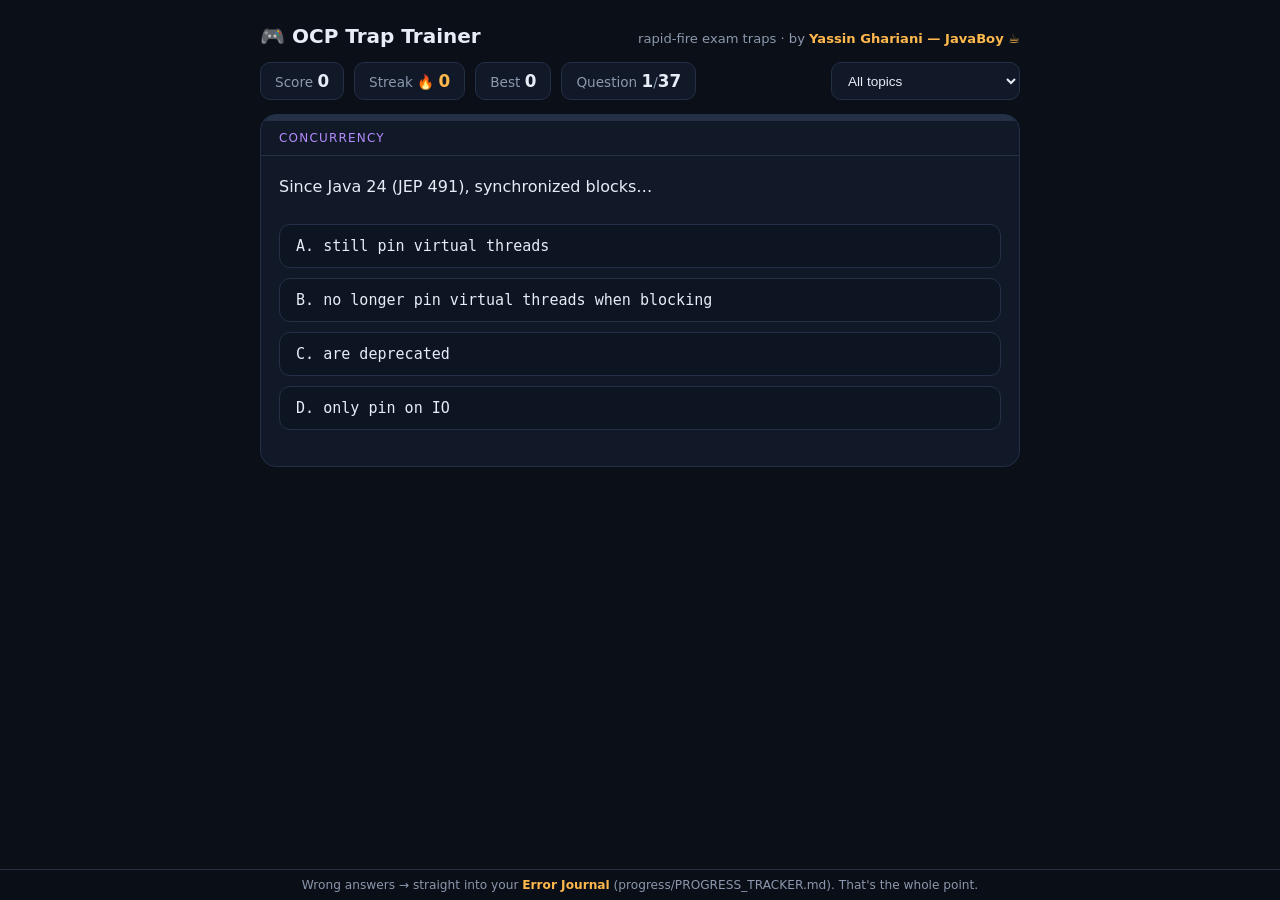
<file: interactive/trap-trainer.html>
<!DOCTYPE html>
<html lang="en">
<head>
<meta charset="UTF-8">
<meta name="viewport" content="width=device-width, initial-scale=1.0">
<title>🎮 OCP Trap Trainer — by Yassin Ghariani (JavaBoy)</title>
<style>
  :root{--bg:#0b0f17;--panel:#111827;--panel2:#0d1522;--line:#233046;--txt:#e6edf7;--dim:#8b98ad;
    --blue:#4da3ff;--green:#37c871;--amber:#ffb84d;--pink:#ff6b8f;--purple:#b48cff;
    --mono:'JetBrains Mono','Fira Code',Consolas,monospace}
  *{box-sizing:border-box;margin:0;padding:0}
  body{background:var(--bg);color:var(--txt);font-family:'Segoe UI',system-ui,sans-serif;min-height:100vh;display:flex;flex-direction:column;align-items:center;padding:24px 16px 60px}
  .top{width:100%;max-width:760px;display:flex;justify-content:space-between;align-items:baseline;flex-wrap:wrap;gap:8px;margin-bottom:14px}
  h1{font-size:1.25rem}
  .brand{color:var(--dim);font-size:.82rem}.brand b{color:var(--amber)}
  .hud{width:100%;max-width:760px;display:flex;gap:10px;flex-wrap:wrap;margin-bottom:14px}
  .stat{background:var(--panel);border:1px solid var(--line);border-radius:10px;padding:8px 14px;font-size:.85rem;color:var(--dim)}
  .stat b{color:var(--txt);font-size:1.05rem}
  .stat.fire b{color:var(--amber)}
  select{background:var(--panel);color:var(--txt);border:1px solid var(--line);border-radius:10px;padding:8px 12px;font-size:.85rem;margin-left:auto}
  .card{width:100%;max-width:760px;background:var(--panel);border:1px solid var(--line);border-radius:16px;overflow:hidden}
  .topic{padding:10px 18px;border-bottom:1px solid var(--line);font-size:.75rem;letter-spacing:.1em;text-transform:uppercase;color:var(--purple)}
  .q{padding:18px;font-size:1rem;line-height:1.6}
  pre{font-family:var(--mono);font-size:.88rem;line-height:1.7;background:#05070c;border:1px solid var(--line);border-radius:10px;padding:12px 16px;margin:12px 18px;overflow-x:auto;white-space:pre}
  .opts{display:grid;gap:10px;padding:6px 18px 18px}
  .opt{background:var(--panel2);border:1px solid var(--line);border-radius:11px;padding:12px 16px;cursor:pointer;font-size:.94rem;font-family:var(--mono);text-align:left;color:var(--txt);transition:.15s}
  .opt:hover{border-color:var(--blue);transform:translateY(-1px)}
  .opt.correct{border-color:var(--green);background:#12301f;box-shadow:0 0 0 1.5px var(--green)}
  .opt.wrong{border-color:var(--pink);background:#2a1420;box-shadow:0 0 0 1.5px var(--pink)}
  .opt.dim{opacity:.45;pointer-events:none}
  .expl{margin:0 18px 18px;background:#0d1522;border-left:4px solid var(--amber);border-radius:10px;padding:12px 16px;font-size:.92rem;display:none;line-height:1.6}
  .expl b{color:var(--amber)}
  .actions{display:flex;gap:10px;padding:0 18px 18px}
  .actions button{background:var(--blue);border:none;color:#04101f;font-weight:700;padding:10px 22px;border-radius:10px;cursor:pointer;font-size:.95rem;display:none}
  .done{padding:40px 20px;text-align:center;display:none}
  .done h2{font-size:1.6rem;margin-bottom:10px}
  .done p{color:var(--dim);margin-bottom:18px}
  .done button{background:var(--green);border:none;color:#04101f;font-weight:700;padding:12px 26px;border-radius:12px;cursor:pointer;font-size:1rem}
  footer{position:fixed;bottom:0;left:0;right:0;background:rgba(11,15,23,.92);border-top:1px solid var(--line);padding:8px 24px;font-size:.76rem;color:var(--dim);text-align:center}
  footer b{color:var(--amber)}
  .bar{height:6px;background:var(--line)}.bar i{display:block;height:100%;background:linear-gradient(90deg,var(--blue),var(--green));transition:.4s;border-radius:0 4px 4px 0}
</style>
</head>
<body>
<div class="top">
  <h1>🎮 OCP Trap Trainer</h1>
  <div class="brand">rapid-fire exam traps · by <b>Yassin Ghariani — JavaBoy ☕</b></div>
</div>
<div class="hud">
  <div class="stat">Score <b id="sc">0</b></div>
  <div class="stat fire">Streak 🔥 <b id="st">0</b></div>
  <div class="stat">Best <b id="bs">0</b></div>
  <div class="stat">Question <b id="qn">1</b>/<b id="qt">0</b></div>
  <select id="filter" onchange="start()">
    <option value="all">All topics</option>
    <option>Strings & memory</option><option>Operators & types</option><option>Flow & switch</option>
    <option>OOP</option><option>Records/Enums/Sealed</option><option>Exceptions</option>
    <option>Collections & generics</option><option>Streams</option><option>Concurrency</option><option>Java 25</option>
  </select>
</div>
<div class="card">
  <div class="bar"><i id="prog" style="width:0%"></i></div>
  <div id="quiz">
    <div class="topic" id="tp"></div>
    <div class="q" id="qq"></div>
    <pre id="qc" style="display:none"></pre>
    <div class="opts" id="oo"></div>
    <div class="expl" id="ee"></div>
    <div class="actions"><button id="next" onclick="next()">Next ▶</button></div>
  </div>
  <div class="done" id="done">
    <h2 id="dtitle"></h2><p id="dsub"></p>
    <button onclick="start()">↺ Play again (reshuffled)</button>
  </div>
</div>
<footer>Wrong answers → straight into your <b>Error Journal</b> (progress/PROGRESS_TRACKER.md). That's the whole point.</footer>

<script>
const B=[ /* t=topic q=question c=code o=options a=index e=explanation */
{t:'Strings & memory',q:'What prints?',c:'String s = "ja" + "va";\nSystem.out.print(s == "java");',o:['true','false','compile error'],a:0,e:'<b>Constant folding:</b> "ja"+"va" is computed at compile time → pooled "java" → same object.'},
{t:'Strings & memory',q:'What prints?',c:'String s = "hi";\ns.concat("!").toUpperCase();\nSystem.out.print(s);',o:['HI!','hi!','hi','HI'],a:2,e:'Strings are <b>immutable</b> — every result was discarded. s never changed.'},
{t:'Strings & memory',q:'What prints?',c:'Integer a = 127, b = 127;\nInteger c = 128, d = 128;\nSystem.out.print((a==b) + " " + (c==d));',o:['true true','true false','false false'],a:1,e:'<b>Wrapper cache</b> −128…127: 127 hits the cache (same object), 128 makes two objects.'},
{t:'Strings & memory',q:'What prints?',c:'var sb = new StringBuilder("ab");\nsb.reverse().append("c");\nSystem.out.print(sb);',o:['bac','abc','cba','bca'],a:0,e:'ONE mutable object: "ab"→reverse→"ba"→append→"bac". Chaining returns <b>this</b>.'},
{t:'Operators & types',q:'What prints?',c:'int i = 10;\ni = i++ + ++i;\nSystem.out.print(i);',o:['21','22','20','23'],a:1,e:'i++ yields 10 (i→11), ++i yields 12 → 10+12=<b>22</b> assigned to i.'},
{t:'Operators & types',q:'Which compiles?',c:'byte b = 10;\n// A: b = b * 2;\n// B: b *= 2;',o:['A only','B only','both','neither'],a:1,e:'Compound assignment has an <b>implicit cast</b>; b*2 is an int and needs an explicit cast.'},
{t:'Operators & types',q:'What prints?',c:'System.out.print(0.1 + 0.2 == 0.3);',o:['true','false','compile error'],a:1,e:'Binary floating point can\'t represent these exactly → 0.30000000000000004. Use BigDecimal for money.'},
{t:'Operators & types',q:'What prints?',c:'int x = 010;\nSystem.out.print(x);',o:['10','8','2','compile error'],a:1,e:'Leading 0 = <b>octal</b> literal. 010 = 8 decimal.'},
{t:'Flow & switch',q:'What prints?',c:'Object o = 15;\nvar r = switch(o) {\n  case Integer i when i > 20 -> "A";\n  case Integer i -> "B";\n  default -> "C";\n};\nSystem.out.print(r);',o:['A','B','C','compile error'],a:1,e:'15 fails the guard → falls to the unguarded <b>Integer</b> pattern.'},
{t:'Flow & switch',q:'What prints?',c:'int i = 2;\nswitch(i) {\n  case 1: System.out.print("1");\n  case 2: System.out.print("2");\n  case 3: System.out.print("3");\n}',o:['2','23','123','compile error'],a:1,e:'Old-style switch <b>falls through</b> without break: matches 2, then runs 3 too.'},
{t:'Flow & switch',q:'Legal label for an unused variable in Java 25?',c:'for (var _ : list) count++;',o:['yes, _ is an unnamed variable','no, _ is a keyword error','only in patterns'],a:0,e:'Since Java 22, <b>_</b> is an unnamed variable — usable in locals, for, catch, lambda, and patterns. It cannot be READ.'},
{t:'OOP',q:'What prints?',c:'class A { String s = "A"; String get(){return "A";} }\nclass B extends A { String s = "B"; String get(){return "B";} }\nA x = new B();\nSystem.out.print(x.s + x.get());',o:['AA','AB','BB','BA'],a:1,e:'<b>Fields → reference type (A), instance methods → object type (B).</b> The eternal exam question.'},
{t:'OOP',q:'Valid constructor in Java 25?',c:'class C extends P {\n  C(int x) {\n    if (x < 0) throw new IllegalArgumentException();\n    super(x);\n  }\n}',o:['yes — flexible constructor bodies','no — super must be first','no — cannot throw before super'],a:0,e:'<b>JEP 513:</b> statements may precede super() if they don\'t use <b>this</b> (no reads/method calls on the instance).'},
{t:'OOP',q:'What prints?',c:'class P { P(){ System.out.print("P"); } }\nclass C extends P { C(){ System.out.print("C"); } }\nnew C();',o:['C','PC','CP','compile error'],a:1,e:'Implicit super() runs first: parent constructor, then child.'},
{t:'Records/Enums/Sealed',q:'What prints?',c:'record R(int a) {\n  R { a = a * 2; }\n}\nSystem.out.print(new R(5).a());',o:['5','10','compile error','0'],a:1,e:'Compact constructor mutates the <b>parameter</b>; the implicit field assignment then stores 10.'},
{t:'Records/Enums/Sealed',q:'Records can…',c:null,o:['extend a class','be extended','implement interfaces','declare non-final instance fields'],a:2,e:'Records are implicitly <b>final</b> and already extend Record — but they CAN implement interfaces.'},
{t:'Records/Enums/Sealed',q:'What prints?',c:'enum E { A, B;\n  static { System.out.print("S"); }\n  E() { System.out.print("C"); }\n}\nvar e = E.A;',o:['SC','SCC','CCS','CSC'],a:2,e:'Enum constants are the FIRST static fields → constructors (CC) run before the static block (S).'},
{t:'Records/Enums/Sealed',q:'A permitted subclass of a sealed class must be…',c:null,o:['final only','final, sealed, or non-sealed','abstract','in another package'],a:1,e:'Every permitted subtype must choose: <b>final, sealed, or non-sealed</b> — and must actually extend the sealed type.'},
{t:'Exceptions',q:'What prints?',c:'try { System.out.print("T"); return; }\nfinally { System.out.print("F"); }',o:['T','TF','F','compile error'],a:1,e:'<b>finally runs even on return.</b> Only System.exit() (or JVM death) skips it.'},
{t:'Exceptions',q:'Close order?',c:'try (var a = new R("a");\n     var b = new R("b")) { }',o:['a then b','b then a','undefined','neither closes'],a:1,e:'try-with-resources closes in <b>reverse</b> declaration order.'},
{t:'Exceptions',q:'Which is a Throwable but NOT an Exception?',c:null,o:['IOException','RuntimeException','Error','IllegalStateException'],a:2,e:'Hierarchy: Throwable → <b>Error</b> and Exception → RuntimeException. catch(Exception) never catches an Error (e.g. StackOverflowError, OutOfMemoryError).'},
{t:'Collections & generics',q:'What happens?',c:'List<Integer> l = List.of(1, 2, 3);\nl.add(4);',o:['[1,2,3,4]','UnsupportedOperationException','compile error','[4,1,2,3]'],a:1,e:'<b>List.of → immutable.</b> Structural change = runtime UnsupportedOperationException (it compiles fine).'},
{t:'Collections & generics',q:'What prints?',c:'List<Integer> l = new ArrayList<>(List.of(5, 6, 7));\nl.remove(Integer.valueOf(5));\nl.remove(1);\nSystem.out.print(l);',o:['[6]','[7]','[6, 7]','[5, 7]'],a:0,e:'remove(Object) deletes the VALUE 5 → [6, 7]; remove(int) deletes INDEX 1 (the 7) → <b>[6]</b>. The overload trap in one line.'},
{t:'Collections & generics',q:'Which line compiles?',c:'List<? extends Number> l = new ArrayList<Integer>();',o:['l.add(1);','l.add(null);','l.add(1.0);','none of the adds'],a:1,e:'<b>Producer extends</b>: you can only add <b>null</b> to a ? extends list.'},
{t:'Collections & generics',q:'What prints?',c:'int[] a = {1, 2};\nint[] b = a.clone();\nb[0] = 9;\nSystem.out.print(a[0]);',o:['9','1','compile error'],a:1,e:'clone() on a 1-D primitive array = real copy. (2-D arrays: only the OUTER array is copied — rows shared!)'},
{t:'Streams',q:'What prints?',c:'Stream.of(1, 2, 3)\n  .peek(System.out::print)\n  .map(n -> n * 2);',o:['123','246','nothing','compile error'],a:2,e:'<b>No terminal operation → nothing runs.</b> Laziness is the most-tested stream fact.'},
{t:'Streams',q:'What prints?',c:'var s = Stream.of("a", "b");\nSystem.out.print(s.count());\nSystem.out.print(s.findFirst());',o:['2Optional[a]','2a','IllegalStateException after 2','compile error'],a:2,e:'A stream is consumed by ONE terminal op — the second throws <b>IllegalStateException</b>.'},
{t:'Streams',q:'Result?',c:'Stream.of(1,2,3,4,5)\n  .gather(Gatherers.windowFixed(2))\n  .toList()',o:['[[1,2],[3,4],[5]]','[[1,2],[3,4]]','[[1,2],[2,3],[3,4],[4,5]]'],a:0,e:'<b>windowFixed</b> emits the final partial window. windowSliding is the overlapping one.'},
{t:'Streams',q:'What prints?',c:'var r = Stream.of("a","bb","ccc")\n  .collect(Collectors.partitioningBy(s -> s.length() > 1));\nSystem.out.print(r.get(true).size() + "" + r.get(false).size());',o:['21','12','2','compile error'],a:0,e:'partitioningBy ALWAYS has both keys: true→[bb,ccc] (2), false→[a] (1) → "21".'},
{t:'Concurrency',q:'Virtual threads are ideal for…',c:null,o:['CPU-heavy math','blocking I/O at scale','replacing all platform threads','GPU work'],a:1,e:'They unmount from carriers while blocked → millions of concurrent <b>I/O-bound</b> tasks. CPU-bound gains nothing.'},
{t:'Concurrency',q:'Since Java 24 (JEP 491), synchronized blocks…',c:null,o:['still pin virtual threads','no longer pin virtual threads when blocking','are deprecated','only pin on IO'],a:1,e:'<b>JEP 491</b> removed the pinning problem — blocking inside synchronized now unmounts cleanly.'},
{t:'Concurrency',q:'What prints?',c:'static final ScopedValue<String> V = ScopedValue.newInstance();\nScopedValue.where(V, "out").run(() ->\n  ScopedValue.where(V, "in").run(() ->\n    System.out.print(V.get())));',o:['out','in','compile error','NoSuchElementException'],a:1,e:'Innermost binding wins inside its scope. Outside all scopes, get() throws NoSuchElementException.'},
{t:'Concurrency',q:'Which is atomic without extra synchronization?',c:null,o:['count++','volatile count++','AtomicInteger.incrementAndGet()','long assignment always'],a:2,e:'++ is read-modify-write (3 steps) — volatile fixes visibility, NOT atomicity. Atomic classes do CAS.'},
{t:'Java 25',q:'Valid COMPLETE source file in Java 25?',c:'void main() {\n  IO.println("hi");\n}',o:['yes — compact source file','no — needs a class','no — needs imports for IO','only with --preview'],a:0,e:'<b>JEP 512 (final in 25):</b> compact source files + java.lang.IO + implicit import module java.base.'},
{t:'Java 25',q:'Which main is chosen first by the launcher?',c:'static void main(String[] args) { }\nvoid main() { }',o:['the instance no-args main','static main(String[])','ambiguity error','random'],a:1,e:'Selection order: <b>main(String[]) beats main()</b>; static/instance both allowed (instance needs a no-arg constructor).'},
{t:'Java 25',q:'import module java.base; gives you…',c:null,o:['every class in the JDK','all packages EXPORTED by java.base','only java.lang','compile error outside compact files'],a:1,e:'<b>JEP 511:</b> module imports pull in all exported packages of that module — usable in ANY source file, not just compact ones.'},
{t:'Java 25',q:'Ambiguity from two module imports both exporting Date is fixed by…',c:null,o:['the JVM picking java.util','a single-type import of the one you want','renaming the module','it cannot be fixed'],a:1,e:'A specific <b>single-type import</b> (import java.util.Date;) always wins over on-demand/module imports.'},
];
let deck=[],idx=0,score=0,streak=0,best=0,locked=false;
const $=id=>document.getElementById(id);
function start(){
  const f=$('filter').value;
  deck=B.filter(q=>f==='all'||q.t===f).sort(()=>Math.random()-.5);
  idx=0;score=0;streak=0;locked=false;
  $('quiz').style.display='block';$('done').style.display='none';
  $('qt').textContent=deck.length;paint();
}
function paint(){
  const q=deck[idx];locked=false;
  $('sc').textContent=score;$('st').textContent=streak;$('bs').textContent=best;$('qn').textContent=idx+1;
  $('prog').style.width=(idx/deck.length*100)+'%';
  $('tp').textContent=q.t;$('qq').textContent=q.q;
  if(q.c){$('qc').style.display='block';$('qc').textContent=q.c}else $('qc').style.display='none';
  $('ee').style.display='none';$('next').style.display='none';
  $('oo').innerHTML=q.o.map((o,i)=>`<button class="opt" onclick="pick(${i})">${String.fromCharCode(65+i)}.  ${o.replace(/</g,'&lt;')}</button>`).join('');
}
function pick(i){
  if(locked)return;locked=true;
  const q=deck[idx],opts=[...document.querySelectorAll('.opt')];
  opts.forEach((o,j)=>{if(j===q.a)o.classList.add('correct');else if(j===i)o.classList.add('wrong');else o.classList.add('dim')});
  if(i===q.a){score++;streak++;best=Math.max(best,streak)}else streak=0;
  $('sc').textContent=score;$('st').textContent=streak;$('bs').textContent=best;
  $('ee').innerHTML=(i===q.a?'✅ ':'❌ ')+q.e;$('ee').style.display='block';
  $('next').style.display='inline-block';
}
function next(){
  idx++;
  if(idx>=deck.length){
    $('quiz').style.display='none';$('done').style.display='block';$('prog').style.width='100%';
    const pct=Math.round(score/deck.length*100);
    $('dtitle').textContent=pct>=80?`🏆 ${score}/${deck.length} — exam ready!`:pct>=60?`💪 ${score}/${deck.length} — getting there`:`📚 ${score}/${deck.length} — back to the notes`;
    $('dsub').textContent=`Best streak: 🔥 ${best}. Every miss belongs in your Error Journal — write the RULE, not the question.`;
  } else paint();
}
start();
</script>
</body>
</html>
</file>
<file: app/styles.css>
/* ══════════════════════════════════════════════════════════════
   OCP JAVA 25 MASTERY — THE SYSTEM
   by Yassin Ghariani · JavaBoy

   A hunter's status window. Void ground, hard-edged holographic
   panels that materialise with a glow sweep, cyan system light,
   violet for the monarch tier, and rank insignia that climb E → S.

   The mechanics underneath are real: rank is accuracy discounted
   by coverage, so it cannot be farmed. B-rank begins at exactly
   the 68% pass mark.

   Chrome runs hot. The reading surface deliberately does not.
   ══════════════════════════════════════════════════════════════ */

:root, [data-theme="dark"] {
  --void:      #02040A;
  --void-2:    #05091A;
  --panel:     rgba(10,20,45,.78);
  --panel-2:   rgba(18,32,68,.72);
  --raised:    rgba(28,48,96,.62);
  --line:      rgba(0,190,255,.24);
  --line-2:    rgba(0,190,255,.11);

  --ink:       #E4F3FF;
  --ink-2:     #9FC4E4;
  --dim:       #5E82AB;

  --sys:       #00D4FF;
  --sys-hi:    #7DEBFF;
  --sys-deep:  #0A6F96;
  --monarch:   #A855F7;
  --monarch-hi:#C99BFF;
  --gold:      #FFC93C;
  --mint:      #3DFFB0;
  --alert:     #FF4D6D;

  --on-sys:    #001018;
  --bloom:     0 0 18px rgba(0,212,255,.42);
  --bloom-lg:  0 0 40px rgba(0,212,255,.28);
  --glow-text: 0 0 14px rgba(0,212,255,.55);
  --shadow:    0 4px 10px rgba(0,0,0,.7), 0 20px 60px rgba(0,0,0,.5);
  --edge:      inset 0 0 0 1px rgba(0,212,255,.16), inset 0 1px 0 rgba(125,235,255,.16);

  /* Surfaces that used to be hardcoded dark. Every one is now derived,
     so the light theme is a real theme rather than an inverted accident. */
  --rail-bg:   linear-gradient(180deg, rgba(10,22,50,.85), rgba(2,4,10,.7));
  --code-bg:   rgba(0,0,0,.42);
  --track-bg:  rgba(0,0,0,.42);
  --notify-bg: linear-gradient(160deg, rgba(6,26,58,.97), rgba(3,10,26,.97));
  --scrim:     rgba(0,4,12,.66);
  --atmos-1:   rgba(0,212,255,.13);
  --atmos-2:   rgba(168,85,247,.10);
  --scanline:  rgba(0,212,255,.028);
}

[data-theme="light"] {
  --void:      #E9EEF6;
  --void-2:    #F3F6FB;
  --panel:     rgba(255,255,255,.92);
  --panel-2:   rgba(238,244,252,.94);
  --raised:    #FFFFFF;
  --line:      rgba(12,90,130,.24);
  --line-2:    rgba(12,90,130,.12);
  --ink:       #071726;
  --ink-2:     #2B4560;
  --dim:       #63819E;
  --sys:       #0A6E96;
  --sys-hi:    #084F6E;
  --sys-deep:  #B4E2F2;
  --monarch:   #6D28D9;
  --monarch-hi:#5B21B6;
  --gold:      #96690A;
  --mint:      #0E7A54;
  --alert:     #C02B45;
  --on-sys:    #FFFFFF;
  --bloom:     0 0 0 1px rgba(10,110,150,.18);
  --bloom-lg:  0 0 0 1px rgba(10,110,150,.14);
  --shadow:    0 1px 3px rgba(20,50,80,.1), 0 10px 30px rgba(20,50,80,.08);
  --edge:      inset 0 0 0 1px rgba(10,110,150,.1);
  --glow-text: none;

  --rail-bg:   linear-gradient(180deg, #FFFFFF, #EFF3F9);
  --code-bg:   #F4F7FB;
  --track-bg:  #E3EAF3;
  --notify-bg: linear-gradient(160deg, #FFFFFF, #F2F6FC);
  --scrim:     rgba(20,40,70,.42);
  --atmos-1:   rgba(10,110,150,.07);
  --atmos-2:   rgba(109,40,217,.05);
  --scanline:  rgba(10,110,150,.014);
}

:root {
  --mono: ui-monospace, "SF Mono", "JetBrains Mono", "Cascadia Mono", Menlo, Consolas, monospace;
  --sans: system-ui, -apple-system, "Segoe UI", Roboto, "Helvetica Neue", sans-serif;
  --tap: 44px;
}

* { box-sizing: border-box; margin: 0; padding: 0; }
html { -webkit-text-size-adjust: 100%; }

body {
  background: var(--void);
  color: var(--ink);
  font-family: var(--sans);
  font-size: 15px; line-height: 1.62;
  min-height: 100vh;
}

/* Atmosphere: a cyan bloom overhead, a violet one below, faint scanlines. */
body::before {
  content: ""; position: fixed; inset: 0; pointer-events: none; z-index: 0;
  background:
    radial-gradient(1100px 520px at 50% -12%, var(--atmos-1), transparent 68%),
    radial-gradient(760px 420px at 88% 108%, var(--atmos-2), transparent 70%),
    repeating-linear-gradient(0deg, var(--scanline) 0 1px, transparent 1px 3px);
}

#root { position: relative; z-index: 1; }

a { color: var(--sys); text-underline-offset: 2px; }
a:hover { color: var(--sys-hi); }
::selection { background: var(--sys); color: var(--on-sys); }
:focus-visible { outline: 2px solid var(--sys); outline-offset: 3px; }

/* ══════════════════════════════════════════════════════════════
   MOTION
   ══════════════════════════════════════════════════════════════ */
@keyframes materialise {
  from { opacity: 0; transform: translateY(10px) scale(.985); filter: brightness(2.4); }
  to   { opacity: 1; transform: none; filter: none; }
}
@keyframes sweep {
  from { transform: translateX(-110%); }
  to   { transform: translateX(240%); }
}
@keyframes bracketIn {
  from { opacity: 0; transform: scale(2.2); }
  to   { opacity: 1; transform: none; }
}
@keyframes auraSpin { to { transform: rotate(360deg); } }
@keyframes pulse {
  0%,100% { opacity: .55; }
  50%     { opacity: 1; }
}
@keyframes riseIn {
  from { opacity: 0; transform: translateY(14px); }
  to   { opacity: 1; transform: none; }
}
@keyframes popIn {
  0%   { opacity: 0; transform: scale(.6); }
  70%  { opacity: 1; transform: scale(1.06); }
  100% { opacity: 1; transform: scale(1); }
}
@keyframes drawLine { to { stroke-dashoffset: 0; } }
@keyframes notifyIn {
  0%   { opacity: 0; transform: translate(-50%, -50%) scale(.7); filter: brightness(3); }
  60%  { opacity: 1; transform: translate(-50%, -50%) scale(1.03); }
  100% { opacity: 1; transform: translate(-50%, -50%) scale(1); filter: none; }
}
@keyframes glowText {
  0%,100% { text-shadow: 0 0 14px rgba(0,212,255,.5); }
  50%     { text-shadow: 0 0 30px rgba(0,212,255,.95), 0 0 60px rgba(0,212,255,.5); }
}

/* ── Voice ───────────────────────────────────────────────────── */
.eyebrow {
  font-family: var(--mono); font-size: 9.5px; letter-spacing: .26em;
  text-transform: uppercase; color: var(--sys); font-weight: 700; opacity: .8;
}
h1,h2,h3,h4 { font-family: var(--sans); font-weight: 800; letter-spacing: -.02em; line-height: 1.18; }
h1 { font-size: 27px; }
h2 { font-size: 17px; }
h3 { font-size: 15px; }
.num { font-family: var(--mono); font-variant-numeric: tabular-nums; }
.lede { font-size: 16.5px; color: var(--ink-2); max-width: 66ch; }

/* ── Shell ───────────────────────────────────────────────────── */
.shell { display: grid; grid-template-columns: 252px minmax(0,1fr); min-height: 100vh; max-width: 1480px; margin: 0 auto; }

.rail {
  border-right: 1px solid var(--line);
  background: var(--rail-bg);
  backdrop-filter: blur(8px);
  padding: 0 0 40px; position: sticky; top: 0; height: 100vh; overflow-y: auto; scrollbar-width: thin;
}

/* ── Brand ───────────────────────────────────────────────────── */
.brand { padding: 20px 18px 16px; border-bottom: 1px solid var(--line); }
.brand .lock { display: flex; align-items: center; gap: 11px; }
.brand svg { flex: none; filter: drop-shadow(0 0 8px rgba(0,212,255,.65)); }
.brand .mark { font-family: var(--sans); font-size: 18px; font-weight: 900; letter-spacing: -.045em; display: block; line-height: 1.02; color: var(--ink); }
.brand .mark b { color: var(--sys); font-weight: 900; text-shadow: var(--glow-text); }
.brand .sub { font-family: var(--mono); font-size: 8.5px; letter-spacing: .26em; text-transform: uppercase; color: var(--dim); display: block; margin-top: 5px; }
.brand .by { font-size: 11px; color: var(--dim); margin-top: 12px; padding-top: 10px; border-top: 1px solid var(--line-2); line-height: 1.45; }
.brand .by b { color: var(--sys); font-weight: 700; }

/* ── Rail nav ────────────────────────────────────────────────── */
.railgroup { padding: 15px 0 3px; }
.railgroup > .eyebrow { padding: 0 18px 7px; display: block; color: var(--dim); }

.navitem {
  display: flex; align-items: center; gap: 10px; width: 100%;
  border: 0; background: none; text-align: left; padding: 8px 18px; cursor: pointer;
  color: var(--ink-2); font-family: var(--sans); font-size: 13.5px;
  border-left: 2px solid transparent; position: relative;
  transition: background .15s, color .15s, border-color .15s, padding-left .15s;
}
.navitem:hover { background: var(--panel-2); color: var(--ink); padding-left: 21px; }
.navitem[aria-current="true"] {
  border-left-color: var(--sys);
  background: linear-gradient(90deg, color-mix(in srgb, var(--sys) 18%, transparent), transparent 72%);
  color: var(--ink); font-weight: 700;
  box-shadow: inset 0 0 22px rgba(0,212,255,.09);
}
.navitem .idx { font-family: var(--mono); font-size: 10.5px; color: var(--dim); min-width: 17px; font-variant-numeric: tabular-nums; }
.navitem[aria-current="true"] .idx { color: var(--sys); text-shadow: var(--glow-text); }
.navitem .dot { margin-left: auto; width: 6px; height: 6px; border-radius: 50%; background: var(--line); flex: none; }
.navitem .dot[data-state="due"]  { background: var(--sys); box-shadow: 0 0 10px var(--sys); animation: pulse 2s infinite; }
.navitem .dot[data-state="good"] { background: var(--mint); box-shadow: 0 0 7px var(--mint); }
.navitem .dot[data-state="weak"] { background: var(--alert); box-shadow: 0 0 7px var(--alert); }

.main { padding: 30px 36px 90px; min-width: 0; }
.topbar { display: flex; align-items: center; gap: 14px; flex-wrap: wrap; margin-bottom: 24px; animation: riseIn .4s ease both; }
.topbar .spacer { margin-left: auto; }

/* ── Buttons ─────────────────────────────────────────────────── */
.btn {
  font-family: var(--mono); font-size: 11px; letter-spacing: .16em;
  text-transform: uppercase; font-weight: 700;
  padding: 11px 18px; min-height: 40px;
  border: 1px solid var(--line); background: var(--panel-2); color: var(--ink);
  cursor: pointer; position: relative; overflow: hidden;
  clip-path: polygon(9px 0, 100% 0, 100% calc(100% - 9px), calc(100% - 9px) 100%, 0 100%, 0 9px);
  transition: color .15s, box-shadow .15s, background .15s;
}
.btn::after {
  content: ""; position: absolute; top: 0; bottom: 0; width: 40%;
  background: linear-gradient(90deg, transparent, color-mix(in srgb, var(--sys) 30%, transparent), transparent);
  transform: translateX(-140%);
}
.btn:hover { color: var(--sys); box-shadow: var(--bloom); background: var(--raised); }
.btn:hover::after { animation: sweep .65s ease; }
.btn.primary {
  background: linear-gradient(135deg, var(--sys), var(--sys-deep));
  border-color: var(--sys); color: var(--on-sys); font-weight: 800;
  box-shadow: var(--bloom);
}
.btn.primary:hover { box-shadow: var(--bloom-lg), var(--bloom); color: var(--on-sys); }
.btn.ghost { background: transparent; border-color: transparent; color: var(--dim); clip-path: none; }
.btn.ghost:hover { color: var(--ink); box-shadow: none; }
.btn:disabled { opacity: .3; cursor: not-allowed; box-shadow: none; }
.btn.sm { padding: 6px 12px; min-height: 32px; font-size: 10px; }

/* ══════════════════════════════════════════════════════════════
   SYSTEM WINDOWS — the core motif
   ══════════════════════════════════════════════════════════════ */
.card {
  background: var(--panel);
  border: 1px solid var(--line);
  box-shadow: var(--shadow), var(--edge);
  backdrop-filter: blur(10px);
  position: relative;
  animation: materialise .42s cubic-bezier(.2,.8,.3,1) both;
}
.card + .card { margin-top: 16px; }

/* bracket corners — all four, drawn in on entry */
.card::before, .card::after {
  content: ""; position: absolute; width: 13px; height: 13px; pointer-events: none;
  animation: bracketIn .5s cubic-bezier(.2,.8,.3,1) .12s both;
}
.card::before {
  top: -1px; left: -1px;
  border-top: 2px solid var(--sys); border-left: 2px solid var(--sys);
  filter: drop-shadow(0 0 4px var(--sys));
}
.card::after {
  bottom: -1px; right: -1px;
  border-bottom: 2px solid var(--sys); border-right: 2px solid var(--sys);
  filter: drop-shadow(0 0 4px var(--sys));
}

.card .hd {
  padding: 11px 16px; border-bottom: 1px solid var(--line-2);
  display: flex; align-items: center; gap: 12px;
  background: linear-gradient(180deg, color-mix(in srgb, var(--sys) 10%, transparent), transparent);
  position: relative; overflow: hidden;
}
.card .hd::after {
  content: ""; position: absolute; top: 0; bottom: 0; width: 34%;
  background: linear-gradient(90deg, transparent, color-mix(in srgb, var(--sys) 18%, transparent), transparent);
  animation: sweep 1.5s ease .3s both;
}
.card .bd { padding: 18px; }

.grid2 { display: grid; grid-template-columns: repeat(auto-fit, minmax(268px,1fr)); gap: 16px; }
.grid2 .card + .card { margin-top: 0; }
/* stagger the grid so panels cascade in rather than snapping together */
.grid2 > .card:nth-child(1) { animation-delay: .02s }
.grid2 > .card:nth-child(2) { animation-delay: .06s }
.grid2 > .card:nth-child(3) { animation-delay: .10s }
.grid2 > .card:nth-child(4) { animation-delay: .14s }
.grid2 > .card:nth-child(5) { animation-delay: .18s }
.grid2 > .card:nth-child(6) { animation-delay: .22s }
.grid2 > .card:nth-child(7) { animation-delay: .26s }
.grid2 > .card:nth-child(8) { animation-delay: .30s }
.grid2 > .card:nth-child(n+9) { animation-delay: .34s }

/* ══════════════════════════════════════════════════════════════
   STATUS — rank, level, gate line
   ══════════════════════════════════════════════════════════════ */
.statusgrid { display: grid; grid-template-columns: 250px minmax(0,1fr); gap: 30px; align-items: center; }
.rankcell { display: flex; flex-direction: column; gap: 10px; align-items: flex-start; }

.rankbadge { display: flex; align-items: center; gap: 13px; }
.rankbadge .r {
  font-family: var(--mono); font-weight: 900; font-size: 26px; line-height: 1;
  width: 48px; height: 48px; display: grid; place-items: center;
  border: 2px solid currentColor; color: var(--dim); position: relative;
  clip-path: polygon(50% 0, 100% 26%, 100% 74%, 50% 100%, 0 74%, 0 26%);
  animation: popIn .5s cubic-bezier(.2,.8,.3,1) both;
}
.rankbadge .t { font-family: var(--mono); font-size: 11px; letter-spacing: .2em; text-transform: uppercase; color: var(--ink-2); font-weight: 700; }
.rankbadge.big .r { font-size: 44px; width: 84px; height: 84px; }
.rankbadge.big .t { font-size: 12.5px; }

/* the aura ring — only from B upward, and it spins */
.rankbadge.big::before {
  content: ""; position: absolute; width: 108px; height: 108px; margin-left: -12px;
  border: 1px dashed currentColor; border-radius: 50%; opacity: 0;
}
.rankbadge.big[data-rank="B"]::before,
.rankbadge.big[data-rank="A"]::before,
.rankbadge.big[data-rank="S"]::before { opacity: .35; animation: auraSpin 14s linear infinite; }

.rankbadge[data-rank="E"] .r { color: var(--dim); }
.rankbadge[data-rank="D"] .r { color: var(--mint); box-shadow: 0 0 14px rgba(61,255,176,.24); }
.rankbadge[data-rank="C"] .r { color: var(--sys-deep); box-shadow: 0 0 14px rgba(10,111,150,.3); }
.rankbadge[data-rank="B"] { color: var(--sys); }
.rankbadge[data-rank="B"] .r { color: var(--sys); box-shadow: 0 0 24px rgba(0,212,255,.45); text-shadow: var(--glow-text); }
.rankbadge[data-rank="A"] { color: var(--monarch); }
.rankbadge[data-rank="A"] .r { color: var(--monarch); box-shadow: 0 0 30px rgba(168,85,247,.5); text-shadow: 0 0 16px rgba(168,85,247,.8); }
.rankbadge[data-rank="S"] { color: var(--gold); }
.rankbadge[data-rank="S"] .r { color: var(--gold); box-shadow: 0 0 40px rgba(255,201,60,.6); animation: popIn .5s cubic-bezier(.2,.8,.3,1) both, glowText 2.6s ease-in-out infinite .5s; }

.lvl { display: flex; align-items: baseline; gap: 9px; }
.lvlnum { font-size: 30px; font-weight: 900; color: var(--sys); line-height: 1; text-shadow: var(--glow-text); }
.xpbar { width: 100%; height: 6px; background: color-mix(in srgb, var(--sys) 12%, var(--panel-2)); border: 1px solid var(--line-2); overflow: hidden; }
.xpbar i { display: block; height: 100%; background: linear-gradient(90deg, var(--sys-deep), var(--sys)); box-shadow: 0 0 14px var(--sys); transition: width .7s cubic-bezier(.2,.8,.3,1); }

/* ── Gate line ───────────────────────────────────────────────── */
.gauge { margin: 2px 0; }
.gauge .track {
  position: relative; height: 46px;
  background: var(--track-bg); border: 1px solid var(--line); overflow: hidden;
  box-shadow: var(--edge);
}
.gauge .track::before {
  content: ""; position: absolute; inset: 0;
  background-image: repeating-linear-gradient(90deg, var(--line-2) 0 1px, transparent 1px 10%);
}
.gauge .fill {
  position: absolute; inset: 0 auto 0 0;
  background: linear-gradient(90deg, color-mix(in srgb, var(--sys) 8%, transparent), color-mix(in srgb, var(--sys) 48%, transparent));
  border-right: 2px solid var(--sys);
  box-shadow: 0 0 26px rgba(0,212,255,.5);
  transition: width .8s cubic-bezier(.2,.8,.3,1);
}
.gauge .fill[data-pass="true"] {
  background: linear-gradient(90deg, color-mix(in srgb, var(--mint) 8%, transparent), color-mix(in srgb, var(--mint) 46%, transparent));
  border-right-color: var(--mint); box-shadow: 0 0 26px rgba(61,255,176,.45);
}
.gauge .line { position: absolute; top: -5px; bottom: -5px; width: 2px; background: var(--alert); box-shadow: 0 0 14px var(--alert); animation: pulse 2.6s ease-in-out infinite; }
.gauge .line::after {
  content: "68% · GATE"; position: absolute; top: -17px; left: 7px;
  font-family: var(--mono); font-size: 8.5px; letter-spacing: .2em; color: var(--alert); white-space: nowrap;
}
.gauge .reading {
  position: absolute; top: 50%; left: 16px; transform: translateY(-50%);
  font-family: var(--mono); font-size: 25px; font-weight: 900;
  font-variant-numeric: tabular-nums; color: var(--ink); text-shadow: var(--glow-text);
}
.gauge .band { display: flex; align-items: center; gap: 16px; margin-top: 24px; flex-wrap: wrap; }
.gauge .band .hint { font-size: 13.5px; color: var(--dim); flex: 1; min-width: 220px; }

/* ══════════════════════════════════════════════════════════════
   SYSTEM NOTIFICATION — level-up / rank-up
   ══════════════════════════════════════════════════════════════ */
.sysnotify {
  position: fixed; left: 50%; top: 46%; z-index: 200;
  transform: translate(-50%,-50%);
  min-width: 320px; max-width: 92vw;
  background: var(--notify-bg);
  border: 2px solid var(--sys);
  box-shadow: 0 0 0 1px rgba(0,212,255,.4), 0 0 60px rgba(0,212,255,.5), 0 30px 80px rgba(0,0,0,.7);
  padding: 26px 30px 24px; text-align: center;
  animation: notifyIn .55s cubic-bezier(.2,.9,.3,1) both;
  clip-path: polygon(16px 0, 100% 0, 100% calc(100% - 16px), calc(100% - 16px) 100%, 0 100%, 0 16px);
}
.sysnotify .tagline {
  font-family: var(--mono); font-size: 10px; letter-spacing: .34em;
  text-transform: uppercase; color: var(--sys); margin-bottom: 12px; opacity: .9;
}
.sysnotify .headline {
  font-size: 27px; font-weight: 900; letter-spacing: -.02em; color: var(--ink);
  animation: glowText 1.8s ease-in-out infinite;
}
.sysnotify .detail { margin-top: 10px; font-size: 14px; color: var(--ink-2); }
.sysnotify .dismiss { margin-top: 18px; }
.sysnotify[data-tier="monarch"] { border-color: var(--monarch); box-shadow: 0 0 0 1px rgba(168,85,247,.45), 0 0 70px rgba(168,85,247,.55), 0 30px 80px rgba(0,0,0,.7); }
.sysnotify[data-tier="monarch"] .tagline { color: var(--monarch-hi); }
.sysscrim { position: fixed; inset: 0; z-index: 199; background: var(--scrim); backdrop-filter: blur(3px); animation: materialise .3s ease both; }

/* ── Stats ───────────────────────────────────────────────────── */
.stats { display: grid; grid-template-columns: repeat(auto-fit, minmax(112px,1fr)); gap: 1px; background: var(--line-2); }
.stat { background: var(--panel); padding: 14px 16px; }
.stat .k { font-family: var(--mono); font-size: 9px; letter-spacing: .2em; text-transform: uppercase; color: var(--dim); }
.stat .v { font-family: var(--mono); font-size: 26px; font-weight: 900; font-variant-numeric: tabular-nums; line-height: 1.16; }
.stat .v.hot  { color: var(--sys); text-shadow: var(--glow-text); }
.stat .v.good { color: var(--mint); text-shadow: 0 0 12px rgba(61,255,176,.4); }
.stat .v.bad  { color: var(--alert); }

/* ── Questions ───────────────────────────────────────────────── */
.qmeta { display: flex; gap: 8px; align-items: center; flex-wrap: wrap; margin-bottom: 15px; }
.chip { font-family: var(--mono); font-size: 9px; letter-spacing: .18em; text-transform: uppercase; padding: 4px 9px; border: 1px solid var(--line); color: var(--dim); }
.chip.d3 { border-color: var(--alert); color: var(--alert); }
.chip.d2 { border-color: var(--sys-deep); color: var(--sys); }

.qtext { font-size: 17.5px; line-height: 1.5; margin-bottom: 15px; font-weight: 500; color: var(--ink); }
.multihint {
  font-family: var(--mono); font-size: 10.5px; letter-spacing: .14em; text-transform: uppercase;
  color: var(--gold); border: 1px dashed var(--gold); padding: 8px 12px; margin-bottom: 14px;
  background: color-mix(in srgb, var(--gold) 10%, var(--panel));
}

pre.code {
  font-family: var(--mono); font-size: 13px; line-height: 1.74;
  background: var(--code-bg); border: 1px solid var(--line-2); border-left: 2px solid var(--sys);
  padding: 14px 16px; margin-bottom: 16px; overflow-x: auto; white-space: pre; tab-size: 4;
}

.opts { display: grid; gap: 8px; }
.opt {
  display: flex; align-items: flex-start; gap: 12px; width: 100%; text-align: left;
  padding: 13px 15px; min-height: var(--tap);
  border: 1px solid var(--line); background: var(--panel);
  cursor: pointer; font-family: var(--mono); font-size: 13.5px; line-height: 1.5; color: var(--ink);
  transition: border-color .13s, background .13s, box-shadow .13s, transform .13s;
  animation: riseIn .3s ease both;
}
.opts .opt:nth-child(1){animation-delay:.02s} .opts .opt:nth-child(2){animation-delay:.05s}
.opts .opt:nth-child(3){animation-delay:.08s} .opts .opt:nth-child(4){animation-delay:.11s}
.opts .opt:nth-child(5){animation-delay:.14s} .opts .opt:nth-child(6){animation-delay:.17s}
.opts .opt:nth-child(n+7){animation-delay:.2s}
.opt:hover:not(:disabled) { border-color: var(--sys); background: var(--panel-2); box-shadow: var(--bloom); transform: translateX(3px); }
.opt .key { font-weight: 900; color: var(--dim); flex: none; width: 16px; }
.opt[data-picked="true"] { border-color: var(--sys); background: var(--raised); box-shadow: var(--bloom); }
.opt[data-picked="true"] .key { color: var(--sys); text-shadow: var(--glow-text); }
.opt[data-state="correct"] { border-color: var(--mint); background: color-mix(in srgb, var(--mint) 14%, var(--panel)); box-shadow: 0 0 20px rgba(61,255,176,.22); }
.opt[data-state="correct"] .key { color: var(--mint); }
.opt[data-state="wrong"] { border-color: var(--alert); background: color-mix(in srgb, var(--alert) 14%, var(--panel)); }
.opt[data-state="wrong"] .key { color: var(--alert); }
.opt[data-state="muted"] { opacity: .32; }
.opt:disabled { cursor: default; box-shadow: none; transform: none; }

.verdict { margin-top: 16px; border-left: 2px solid var(--sys); background: var(--panel-2); padding: 15px 17px; animation: riseIn .3s ease both; }
.verdict .tag { font-family: var(--mono); font-size: 10px; letter-spacing: .22em; text-transform: uppercase; font-weight: 800; margin-bottom: 7px; }
.verdict[data-ok="true"] { border-left-color: var(--mint); }
.verdict[data-ok="true"] .tag { color: var(--mint); }
.verdict[data-ok="false"] { border-left-color: var(--alert); }
.verdict[data-ok="false"] .tag { color: var(--alert); }
.verdict p { font-size: 14.5px; color: var(--ink-2); }

.strip { display: flex; gap: 3px; margin: 14px 0 18px; flex-wrap: wrap; }
.strip i { width: 13px; height: 4px; background: var(--line); display: block; }
.strip i[data-r="1"] { background: var(--mint); box-shadow: 0 0 5px var(--mint); }
.strip i[data-r="0"] { background: var(--alert); }
.strip i[data-r="now"] { background: var(--sys); box-shadow: 0 0 9px var(--sys); animation: pulse 1.4s infinite; }

.timer { font-family: var(--mono); font-size: 15px; font-weight: 800; font-variant-numeric: tabular-nums; padding: 8px 14px; border: 1px solid var(--line); background: var(--panel); color: var(--sys); text-shadow: var(--glow-text); }
.timer[data-warn="true"] { color: var(--alert); border-color: var(--alert); text-shadow: 0 0 12px var(--alert); animation: pulse 1s infinite; }

/* ── Misc ────────────────────────────────────────────────────── */
.objs { list-style: none; padding: 0; }
.objs li { display: flex; gap: 11px; padding: 9px 0; border-bottom: 1px solid var(--line-2); font-size: 14.5px; color: var(--ink-2); }
.objs li:last-child { border-bottom: 0; }
.objs li::before { content: "▸"; color: var(--sys); font-family: var(--mono); }

.empty { text-align: center; padding: 56px 20px; color: var(--dim); }
.empty h2 { color: var(--ink); margin-bottom: 8px; font-size: 20px; }
.empty p { max-width: 46ch; margin: 0 auto 18px; }

.flash { min-height: 250px; display: flex; flex-direction: column; justify-content: center; gap: 16px; padding: 36px; text-align: center; cursor: pointer; }
.flash .front { font-family: var(--mono); font-size: 17.5px; line-height: 1.5; color: var(--ink); }
.flash .back { font-size: 15.5px; color: var(--sys); border-top: 1px solid var(--line-2); padding-top: 16px; animation: riseIn .3s ease both; }

.toolbar { display: flex; gap: 8px; flex-wrap: wrap; align-items: center; margin-bottom: 18px; }
select, input[type="search"] { font-family: var(--mono); font-size: 12px; padding: 9px 11px; min-height: 38px; border: 1px solid var(--line); background: var(--panel); color: var(--ink); }

.prose table { border-collapse: collapse; width: 100%; margin-bottom: 14px; font-size: 14px; }
.prose th, .prose td { border: 1px solid var(--line-2); padding: 9px 12px; text-align: left; }
.prose th { background: var(--panel-2); font-family: var(--mono); font-size: 10px; letter-spacing: .14em; text-transform: uppercase; color: var(--sys); }

.colophon { margin-top: 46px; padding-top: 22px; border-top: 1px solid var(--line-2); color: var(--dim); font-size: 13px; max-width: 72ch; }
.colophon .sig { font-size: 15px; color: var(--ink-2); font-weight: 800; }
.colophon .tagline { font-style: italic; color: var(--sys); margin-top: 4px; }

.gatecard .modtop { align-items: center; }
.gatescore { margin-left: auto; font-family: var(--mono); font-size: 20px; font-weight: 900; font-variant-numeric: tabular-nums; }
.gatescore.clear { color: var(--mint); text-shadow: 0 0 14px rgba(61,255,176,.45); }
.gatescore.fail  { color: var(--alert); }

/* ── Mobile ──────────────────────────────────────────────────── */
.railtoggle { display: none; }
@media (max-width: 900px) {
  .shell { grid-template-columns: 1fr; }
  .rail { position: fixed; inset: 0 auto 0 0; width: 270px; z-index: 50; transform: translateX(-100%); transition: transform .22s; box-shadow: var(--shadow); }
  .rail[data-open="true"] { transform: none; }
  .railtoggle { display: inline-flex; }
  .main { padding: 20px 16px 76px; }
  .statusgrid { grid-template-columns: 1fr; gap: 22px; }
  .gauge .reading { font-size: 20px; }
  h1 { font-size: 21px; }
  .sysnotify { min-width: auto; width: 88vw; padding: 22px; }
  .sysnotify .headline { font-size: 22px; }
}
@media (prefers-reduced-motion: reduce) {
  *, *::before, *::after { animation: none !important; transition: none !important; }
}

/* ══════════════════════════════════════════════════════════════
   READER — chrome runs hot, this does not
   ══════════════════════════════════════════════════════════════ */
.readwrap { display: grid; grid-template-columns: minmax(0,1fr) 214px; gap: 40px; align-items: start; }
.reader { max-width: 70ch; font-size: 16px; line-height: 1.78; color: var(--ink-2); }
.reader > h1:first-child { display: none; }

.reader h2 {
  font-size: 22px; font-weight: 800; color: var(--ink);
  margin: 46px 0 14px; padding: 20px 0 0 0;
  border-top: 1px solid var(--line-2); scroll-margin-top: 24px; position: relative;
}
.reader h2::before { content: ""; position: absolute; top: -1px; left: 0; width: 44px; height: 2px; background: var(--sys); box-shadow: 0 0 10px var(--sys); }
.reader h2:first-of-type { border-top: 0; padding-top: 0; margin-top: 4px; }
.reader h2:first-of-type::before { display: none; }
.reader h3 { font-size: 16.5px; font-weight: 750; color: var(--ink); margin: 30px 0 9px; scroll-margin-top: 24px; }
.reader h4 { font-size: 15px; font-weight: 750; color: var(--ink); margin: 22px 0 6px; }

.reader p { margin-bottom: 15px; }
.reader strong { color: var(--ink); font-weight: 700; }
.reader ul, .reader ol { margin: 0 0 15px; padding-left: 24px; }
.reader li { margin-bottom: 8px; }
.reader li::marker { color: var(--sys); }
.reader hr { border: 0; border-top: 1px solid var(--line-2); margin: 36px 0; }
.reader a { text-decoration: underline; }
.reader blockquote { margin: 0 0 17px; padding: 4px 0 4px 18px; border-left: 2px solid var(--sys-deep); color: var(--dim); font-style: italic; }
.reader blockquote p:last-child { margin-bottom: 0; }

.reader code { font-family: var(--mono); font-size: .87em; background: color-mix(in srgb, var(--sys) 11%, var(--panel-2)); border: 1px solid var(--line-2); padding: 1px 6px; color: var(--sys); white-space: nowrap; }
.reader pre.code { margin: 0 0 19px; padding: 16px 18px; font-size: 13px; line-height: 1.8; }
.reader pre.code code { background: none; border: 0; padding: 0; white-space: pre; font-size: inherit; color: inherit; }

.tablewrap { overflow-x: auto; margin-bottom: 19px; }
.reader table { border-collapse: collapse; width: 100%; font-size: 14px; }
.reader th, .reader td { border: 1px solid var(--line-2); padding: 10px 13px; text-align: left; vertical-align: top; }
.reader th { background: color-mix(in srgb, var(--sys) 9%, var(--panel-2)); color: var(--sys); font-family: var(--mono); font-size: 9.5px; letter-spacing: .18em; text-transform: uppercase; font-weight: 700; white-space: nowrap; }
.reader td code { white-space: normal; }

.reader details { border: 1px solid var(--line); padding: 12px 16px; margin-bottom: 17px; background: var(--panel); }
.reader summary { cursor: pointer; font-family: var(--mono); font-size: 11px; letter-spacing: .16em; text-transform: uppercase; color: var(--sys); }

.callout { position: relative; margin: 0 0 19px; padding: 15px 18px 15px 50px; background: var(--panel); border-left: 3px solid var(--line); font-size: 15.5px; color: var(--ink-2); }
.callout::before { position: absolute; left: 18px; top: 13px; font-family: var(--mono); font-weight: 900; }
.callout.warn { border-left-color: var(--alert); background: color-mix(in srgb, var(--alert) 10%, var(--panel)); }
.callout.warn::before { content: "!"; color: var(--alert); font-size: 19px; top: 12px; left: 23px; text-shadow: 0 0 10px var(--alert); }
.callout.tip { border-left-color: var(--sys); background: color-mix(in srgb, var(--sys) 10%, var(--panel)); }
.callout.tip::before { content: "▸"; color: var(--sys); font-size: 15px; top: 14px; left: 20px; }

.reader li.trap {
  list-style: none; position: relative; margin-left: -24px; padding: 7px 12px 7px 32px;
  border-left: 2px solid var(--alert); background: color-mix(in srgb, var(--alert) 9%, transparent);
}
.reader li.trap::before { content: "!"; position: absolute; left: 13px; top: 7px; font-family: var(--mono); font-size: 14px; font-weight: 900; color: var(--alert); }
.reader li.trap + li.trap { margin-top: 5px; }

.t-kw { color: #FF9FE5; font-weight: 600; }
.t-ty { color: var(--sys); }
.t-st { color: #7CFFC4; }
.t-cm { color: var(--dim); font-style: italic; }
.t-nu { color: var(--gold); }
.t-an { color: #FFA898; }
.t-fn { color: var(--ink); }
[data-theme="light"] .t-kw { color: #8B2C7E; }
[data-theme="light"] .t-ty { color: #0A5E80; }
[data-theme="light"] .t-st { color: #12653C; }
[data-theme="light"] .t-nu { color: #8A5A08; }
[data-theme="light"] .t-an { color: #A83A2A; }

.toc { position: sticky; top: 22px; align-self: start; border-left: 1px solid var(--line-2); padding-left: 17px; max-height: calc(100vh - 50px); overflow-y: auto; }
.toc > .eyebrow { display: block; margin-bottom: 12px; }
.toc a { display: block; font-size: 12.5px; line-height: 1.45; color: var(--dim); text-decoration: none; padding: 5px 0 5px 12px; margin-left: -18px; border-left: 2px solid transparent; transition: color .13s, border-color .13s, padding-left .13s; }
.toc a:hover { color: var(--ink); padding-left: 15px; }
.toc a[aria-current="true"] { color: var(--sys); border-left-color: var(--sys); font-weight: 700; }
.toc .toc-l1 { font-weight: 750; color: var(--ink-2); }
.toc .toc-l3 { padding-left: 24px; font-size: 12px; }

.pager { display: flex; justify-content: space-between; gap: 12px; margin-top: 46px; padding-top: 20px; border-top: 1px solid var(--line-2); max-width: 70ch; }

.modcard { transition: box-shadow .18s, transform .18s; }
.modcard:hover { box-shadow: var(--bloom-lg), var(--shadow); transform: translateY(-3px); }
.modcard .bd { padding: 17px 18px 18px; }
.modtop { display: flex; gap: 13px; align-items: flex-start; margin-bottom: 11px; }
.modnum { font-family: var(--mono); font-size: 25px; font-weight: 900; color: var(--line); line-height: .95; font-variant-numeric: tabular-nums; transition: color .18s, text-shadow .18s; }
.modcard:hover .modnum { color: var(--sys); text-shadow: var(--glow-text); }
.modblurb { font-size: 14px; color: var(--dim); line-height: 1.55; margin-bottom: 13px; }
.modbar { height: 4px; background: color-mix(in srgb, var(--sys) 12%, var(--panel-2)); overflow: hidden; margin-bottom: 8px; }
.modbar i { display: block; height: 100%; background: var(--sys); box-shadow: 0 0 10px var(--sys); transition: width .6s cubic-bezier(.2,.8,.3,1); }

/* ══════════════════════════════════════════════════════════════
   DIAGRAMS — nodes pop in, edges draw themselves
   ══════════════════════════════════════════════════════════════ */
.fc-wrap { margin: 0 0 24px; overflow-x: auto; padding: 8px 0; }
svg.fc { max-width: 100%; height: auto; display: block; font-family: var(--sans); }

.fc-node rect { fill: var(--panel-2); stroke: var(--line); stroke-width: 1.3; }
.fc-node text { font-size: 11.5px; fill: var(--ink); }
.fc-node.n-cyan   rect { stroke: var(--sys);     fill: color-mix(in srgb, var(--sys) 15%, var(--panel-2)); }
.fc-node.n-pass   rect { stroke: var(--mint);    fill: color-mix(in srgb, var(--mint) 15%, var(--panel-2)); }
.fc-node.n-fail   rect { stroke: var(--alert);   fill: color-mix(in srgb, var(--alert) 15%, var(--panel-2)); }
.fc-node.n-brass  rect { stroke: var(--gold);    fill: color-mix(in srgb, var(--gold) 15%, var(--panel-2)); }
.fc-node.n-violet rect { stroke: var(--monarch); fill: color-mix(in srgb, var(--monarch) 15%, var(--panel-2)); }

/* staggered entrance driven by --i, set per element by the renderer */
svg.fc .fc-node { animation: popIn .42s cubic-bezier(.2,.85,.3,1) both; animation-delay: calc(var(--i, 0) * 70ms); transform-box: fill-box; transform-origin: center; }
svg.fc .fc-edge {
  stroke-dasharray: var(--len, 400); stroke-dashoffset: var(--len, 400);
  animation: drawLine .55s ease forwards; animation-delay: calc(180ms + var(--i, 0) * 70ms);
}
svg.fc .fc-elabel, svg.fc .fc-elabel-bg, svg.fc .fc-glabel, svg.fc .fc-group {
  animation: materialise .4s ease both; animation-delay: calc(320ms + var(--i, 0) * 50ms);
}
.fc-edge { fill: none; stroke: var(--dim); stroke-width: 1.4; }
.fc-edge.dotted { stroke: var(--sys); opacity: .7; }
.ar-h { fill: var(--dim); }
.fc-group { fill: none; stroke: var(--line); stroke-width: 1; stroke-dasharray: 3 3; }
.fc-glabel { font-family: var(--mono); font-size: 9.5px; letter-spacing: .18em; text-transform: uppercase; fill: var(--sys); }
.fc-elabel { font-family: var(--mono); font-size: 10px; fill: var(--ink-2); }
.fc-elabel-bg { fill: var(--void); }
.sq-life { stroke: var(--line); stroke-width: 1; stroke-dasharray: 3 4; }
.sq-msg { stroke: var(--sys); stroke-width: 1.5; }
.sq-msg.dashed { stroke-dasharray: 4 3; stroke: var(--dim); }
.sq-note { fill: color-mix(in srgb, var(--gold) 16%, var(--panel-2)); stroke: var(--gold); stroke-width: 1; }
.sq-notetext { font-size: 10.5px; fill: var(--ink); font-family: var(--sans); }

.tl-wrap { margin: 0 0 26px; }
.tl-title { font-family: var(--mono); font-size: 9.5px; letter-spacing: .2em; text-transform: uppercase; color: var(--sys); margin-bottom: 15px; }
.tl { list-style: none; margin: 0; padding: 0; position: relative; }
.tl::before { content: ""; position: absolute; left: 5px; top: 7px; bottom: 7px; width: 1px; background: linear-gradient(180deg, var(--sys), var(--monarch)); opacity: .6; }
.tl-era { display: flex; gap: 18px; padding: 0 0 22px; margin: 0; animation: riseIn .45s ease both; }
.tl-era:nth-child(1){animation-delay:.05s} .tl-era:nth-child(2){animation-delay:.14s}
.tl-era:nth-child(3){animation-delay:.23s} .tl-era:nth-child(4){animation-delay:.32s}
.tl-era:nth-child(n+5){animation-delay:.4s}
.tl-era:last-child { padding-bottom: 0; }
.tl-mark { flex: none; width: 11px; padding-top: 5px; }
.tl-dot { display: block; width: 11px; height: 11px; border-radius: 50%; background: var(--void); border: 2px solid var(--sys); box-shadow: 0 0 10px var(--sys); }
.tl-body { min-width: 0; }
.tl-label { font-family: var(--mono); font-size: 13px; font-weight: 900; color: var(--sys); margin-bottom: 6px; letter-spacing: .08em; text-shadow: var(--glow-text); }
.tl-events { list-style: none; margin: 0; padding: 0; }
.tl-events li { font-size: 14.5px; color: var(--ink-2); padding: 3px 0 3px 16px; position: relative; margin: 0; }
.tl-events li::before { content: ""; position: absolute; left: 0; top: 12px; width: 8px; height: 1px; background: var(--sys); opacity: .5; }

@media (max-width: 1120px) {
  .readwrap { grid-template-columns: 1fr; gap: 0; }
  .toc { position: static; border-left: 0; border-bottom: 1px solid var(--line-2); padding: 0 0 15px; margin-bottom: 25px; max-height: none; order: -1; }
  .toc a { margin-left: 0; padding-left: 0; border-left: 0; display: inline-block; margin-right: 18px; }
  .toc a[aria-current="true"] { border-left: 0; }
  .toc .toc-l3 { display: none; }
}
@media (max-width: 900px) { .reader { font-size: 15.5px; } .reader h2 { font-size: 19px; } .pager { flex-direction: column; } }
@media print {
  body::before, .rail, .btn, .toolbar, .toc, .pager, .sysnotify, .sysscrim { display: none !important; }
  .shell, .readwrap { grid-template-columns: 1fr; }
  .card { box-shadow: none; break-inside: avoid; animation: none; }
  .card::before, .card::after { display: none; }
  .reader { max-width: none; }
  .reader pre.code, .fc-wrap, .callout, table { break-inside: avoid; }
}

/* ── Explanation figures ─────────────────────────────────────── */
.figure {
  margin-top: 14px; padding-top: 13px;
  border-top: 1px dashed var(--line-2);
}
.figure .fc-wrap { margin: 0; padding: 2px 0; }
.figure svg.fc { max-width: 100%; }
.figure .tl-wrap { margin: 0; }
</file>
